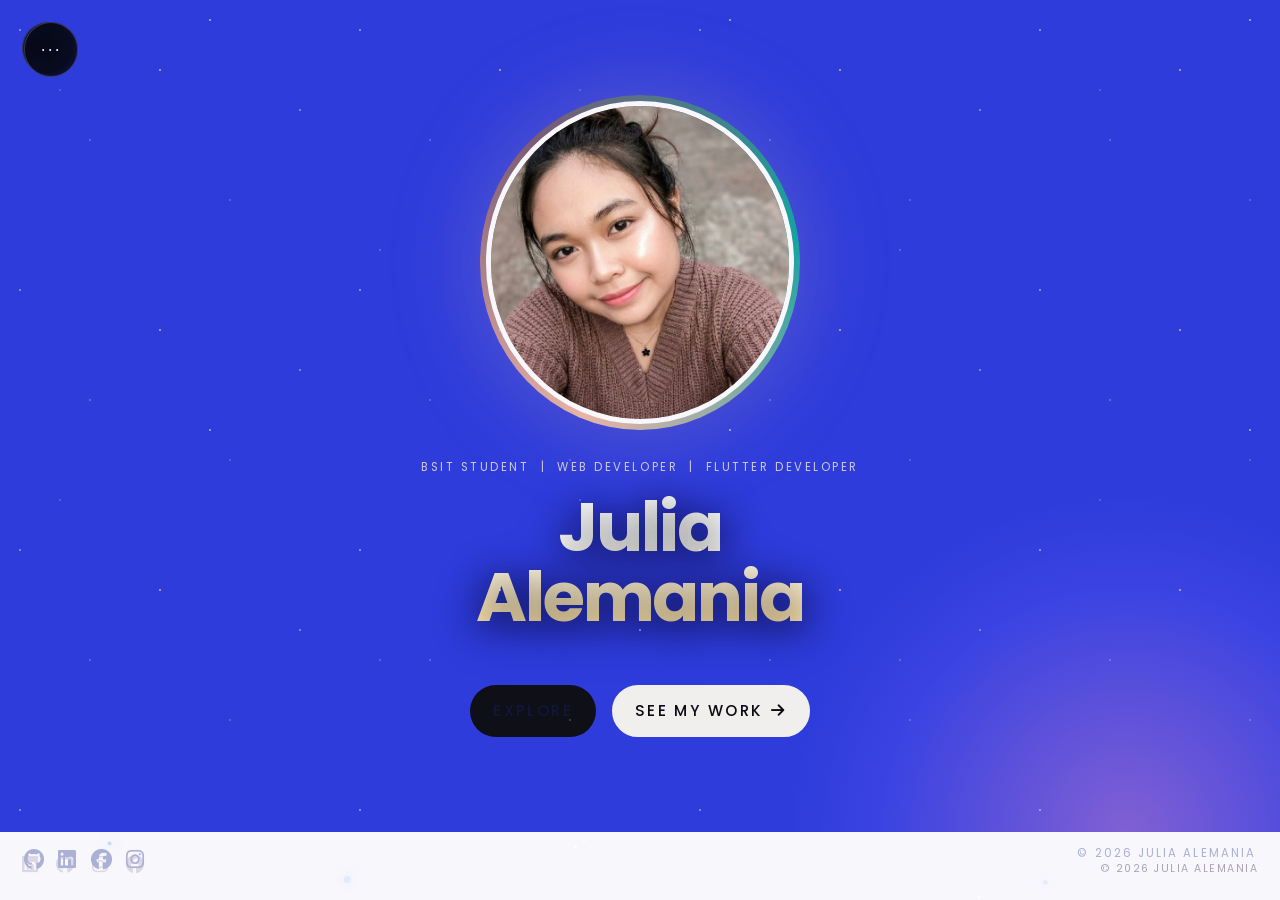
<file: index.html>
﻿<!DOCTYPE html>
<html lang="en">
<head>
<meta charset="UTF-8">
<meta name="viewport" content="width=device-width, initial-scale=1">
<title>Julia Cassandra Alemania - BSIT Student & Web Developer</title>
<meta name="description" content="Portfolio of Julia Cassandra U. Alemania, BS Information Technology student, web and Flutter developer, Dean's Lister.">
<link rel="icon" href="images/favicon.png">
<link rel="preconnect" href="https://fonts.googleapis.com"><link rel="preconnect" href="https://fonts.gstatic.com" crossorigin>
<link rel="stylesheet" href="https://fonts.googleapis.com/css2?family=Gloock&family=Montserrat:wght@400;500;600&display=swap">
<link rel="stylesheet" href="https://cdnjs.cloudflare.com/ajax/libs/font-awesome/6.5.1/css/all.min.css" crossorigin="anonymous">
<style>
:root{--bg:#04050d;--ink:#f4efee;--mute:#a9a3b5;--rose:#e8b4a6;--teal:#14a3a0;--line:rgba(255,255,255,.12);--serif:'Gloock',Georgia,serif;--sans:'Montserrat',system-ui,sans-serif}
*{box-sizing:border-box;margin:0}
html{scroll-behavior:smooth;background:var(--bg)}
body{font-family:var(--sans);color:var(--ink);background:var(--bg);line-height:1.65;overflow-x:hidden}
canvas#sky{position:fixed;inset:0;width:100%;height:100%;z-index:0;pointer-events:none}
.aurora{position:fixed;inset:0;z-index:0;pointer-events:none;overflow:hidden}
.aurora i{position:absolute;top:42%;width:60vw;height:26vh;border-radius:50%;filter:blur(70px);opacity:.5;animation:drift 22s ease-in-out infinite alternate}
.aurora i:nth-child(1){left:-12vw;background:#0f6b66}
.aurora i:nth-child(2){right:-10vw;background:#117f86;top:36%;animation-delay:-8s}
@keyframes drift{to{transform:translate(6vw,-4vh) scale(1.15)}}
main,header,footer{position:relative;z-index:1}
a{color:inherit}
:focus-visible{outline:2px solid var(--rose);outline-offset:3px}

/* hero */
.hero{min-height:100svh;display:flex;flex-direction:column;align-items:center;justify-content:center;text-align:center;padding:90px 20px 80px}
.photo{width:min(320px,70vw);aspect-ratio:1;border-radius:50%;padding:6px;background:conic-gradient(from 200deg,var(--rose),#7b5a74,var(--teal),var(--rose));box-shadow:0 0 90px rgba(232,180,166,.25)}
.photo img{width:100%;height:100%;border-radius:50%;object-fit:cover;object-position:50% 22%;border:5px solid var(--bg);display:block}
.roles{margin-top:28px;font-size:.72rem;letter-spacing:.22em;text-transform:uppercase;color:#cfc8d6}
h1{font-family:var(--serif);font-weight:400;font-size:clamp(3.6rem,11vw,7.6rem);line-height:.92;letter-spacing:-.02em;margin-top:14px;text-shadow:0 6px 40px rgba(0,0,0,.6)}
.cta{display:flex;gap:16px;margin-top:36px;flex-wrap:wrap;justify-content:center}
.btn{font:600 .78rem var(--sans);letter-spacing:.16em;text-transform:uppercase;text-decoration:none;padding:17px 34px;border-radius:99px;border:1px solid var(--line);background:#0e0f17;color:var(--ink);transition:transform .2s,background .2s}
.btn.light{background:#f1eeee;color:#0b0b12;border-color:#f1eeee}
.btn:hover{transform:translateY(-2px)}
.btn.light:hover{background:#fff}

/* chrome */
.menu-btn{position:fixed;top:22px;left:22px;z-index:20;width:52px;height:52px;border-radius:50%;border:1px solid var(--line);background:rgba(14,15,23,.8);color:var(--ink);cursor:pointer;font-size:1rem;backdrop-filter:blur(8px)}
.overlay{position:fixed;inset:0;z-index:15;background:transparent;display:grid;place-content:center;gap:6px;opacity:0;visibility:hidden;transition:opacity .3s,visibility .3s}
.overlay.open{opacity:1;visibility:visible}
.overlay a{font-family:var(--serif);font-size:clamp(2rem,7vw,3.6rem);text-decoration:none;color:var(--ink);padding:4px 0}
.overlay a:hover{color:var(--rose)}
.socials{position:fixed;left:22px;bottom:20px;z-index:10;display:flex;gap:18px;font-size:1.15rem}
.socials a{color:#d7d2dd;opacity:.85}.socials a:hover{color:var(--rose);opacity:1}
.copy{position:fixed;right:22px;bottom:22px;z-index:10;font-size:.66rem;letter-spacing:.14em;text-transform:uppercase;color:var(--mute)}

/* sections */
section.s{max-width:1000px;margin:0 auto;padding:90px 24px}
h2{font-family:var(--serif);font-weight:400;font-size:clamp(2.2rem,5vw,3.4rem);line-height:1.05;margin-bottom:28px}
.lead{font-size:1.1rem;max-width:62ch;color:#e2dde6}
.stats{display:flex;gap:40px;flex-wrap:wrap;margin-top:34px}
.stats b{display:block;font-family:var(--serif);font-weight:400;font-size:2.6rem;line-height:1;color:var(--rose)}
.stats span{font-size:.82rem;color:var(--mute)}
.rows{list-style:none;padding:0;border-top:1px solid var(--line)}
.rows li{display:grid;grid-template-columns:150px 1fr;gap:8px 24px;padding:20px 0;border-bottom:1px solid var(--line)}
.rows time{color:var(--rose);font-size:.85rem;font-weight:500}
.rows strong{font-weight:600}.rows p{color:var(--mute);font-size:.9rem}
.proj{display:grid;gap:22px}
.proj article{border:1px solid var(--line);border-radius:22px;padding:28px;background:rgba(14,15,23,.6);backdrop-filter:blur(6px)}
.proj h3{font-family:var(--serif);font-weight:400;font-size:1.7rem}
.proj .yr{color:var(--rose);font-size:.8rem}
.proj p{color:#d3cdd9;margin:10px 0 14px;max-width:70ch}
.tags{display:flex;flex-wrap:wrap;gap:8px;margin-bottom:16px}
.tags span{font-size:.74rem;padding:4px 12px;border-radius:99px;background:rgba(255,255,255,.07)}
.links a{font-size:.82rem;font-weight:600;margin-right:20px;text-decoration:none;border-bottom:1px solid var(--rose)}
.skills{display:grid;grid-template-columns:repeat(auto-fit,minmax(260px,1fr));gap:34px}
.skills h3{font-size:.95rem;font-weight:600;margin-bottom:8px;color:var(--rose)}
.skills p{color:#d3cdd9;font-size:.95rem}
.contact a.big{font-family:var(--serif);font-size:clamp(1.5rem,4.5vw,2.8rem);text-decoration:none;word-break:break-all}
.contact a.big:hover{color:var(--rose)}
.contact p{color:var(--mute);margin-top:14px}
footer{padding:30px 24px 90px;text-align:center;color:var(--mute);font-size:.8rem}
@media(max-width:640px){.rows li{grid-template-columns:1fr}.copy{display:none}.socials{left:50%;transform:translateX(-50%)}}
@media(prefers-reduced-motion:reduce){.aurora i{animation:none}html{scroll-behavior:auto}}

.overlay{display:flex;flex-direction:column;align-items:center;justify-content:center;text-align:center;gap:clamp(8px,2.2vh,22px);overflow:hidden}
.overlay a{position:relative;z-index:2;display:block;line-height:1;padding:0}
.overlay a span{display:block;font-family:var(--serif);font-size:clamp(2.6rem,8.4vw,5.6rem);letter-spacing:-.01em;transition:transform .3s,color .3s}
.overlay a small{display:block;margin-top:8px;font-size:.66rem;letter-spacing:.2em;text-transform:uppercase;color:var(--mute)}
.overlay a:hover span,.overlay a:focus-visible span{color:var(--rose);transform:scale(1.04)}
.close-btn{position:absolute;top:22px;right:22px;z-index:3;width:52px;height:52px;border-radius:50%;border:1px solid var(--line);background:rgba(14,15,23,.8);color:var(--ink);cursor:pointer;font-size:1.1rem}
.shards{position:absolute;inset:0;z-index:1;pointer-events:none}
.tile{position:absolute;background:url(images/julia.jpg) no-repeat;opacity:0;transform:translate(0,0) rotate(0) scale(.1);transition:transform .9s cubic-bezier(.2,.8,.2,1),opacity .6s;transition-delay:var(--d);animation:bob var(--t) ease-in-out infinite alternate}
.overlay.open .tile{opacity:var(--o);transform:translate(var(--x),var(--y)) rotate(var(--r)) scale(1)}
@keyframes bob{from{translate:0 -10px}to{translate:8px 12px}}
.cur{position:fixed;left:0;top:0;z-index:50;width:34px;height:34px;margin:-17px 0 0 -17px;border:1px solid rgba(255,255,255,.55);border-radius:50%;pointer-events:none;opacity:0;transition:opacity .2s,width .2s,height .2s,margin .2s}
.cur::after{content:"";position:absolute;left:50%;top:50%;width:4px;height:4px;margin:-2px;border-radius:50%;background:#fff}
.cur.on{opacity:1}.cur.big{width:56px;height:56px;margin:-28px 0 0 -28px}
.has-cur,.has-cur a,.has-cur button{cursor:none}
@media(prefers-reduced-motion:reduce){.tile{animation:none;transition:none}}
body.menu-open main{visibility:hidden}.socials,.copy{z-index:16}
</style>
<link rel="stylesheet" href="css/julia-style.css?v=3">
<link rel="stylesheet" href="css/space-theme.css?v=3">
<link rel="stylesheet" href="css/about-plus.css?v=5">
<link rel="stylesheet" href="css/pages.css?v=3">
  <link rel="stylesheet" href="css/orbit-ui.css?v=1">
  <script src="js/orbit-ui.js?v=1" defer></script>
</head>
<body>
<canvas id="sky" aria-hidden="true"></canvas>
<div class="aurora" aria-hidden="true"><i></i><i></i></div>

<button class="menu-btn" id="menuBtn" aria-label="Open menu" aria-expanded="false"><i class="fa-solid fa-ellipsis" aria-hidden="true"></i></button>
<nav class="overlay" id="overlay" aria-label="Main" aria-hidden="true">
  <div class="shards" id="shards" aria-hidden="true"></div>
  <button class="close-btn" id="closeBtn" type="button" aria-label="Close menu"><i class="fa-solid fa-xmark" aria-hidden="true"></i></button>
  <a href="about.html"><span>About Me</span><small>Who I am and how I work</small></a>
  <a href="experience.html"><span>Experience</span><small>Training, events and milestones</small></a>
  <a href="projects.html"><span>Projects</span><small>Things I've designed and built</small></a>
  <a href="contact.html"><span>Contact Me</span><small>Got a project in mind? Say hello</small></a>
  <a href="links.html"><span>Quick Links</span><small>All my links and channels in one place</small></a>
</nav>

<main id="top">
  <section class="hero">
    <div class="photo"><img src="images/julia.jpg" alt="Portrait of Julia Cassandra Alemania" width="700" height="700"></div>
    <p class="roles">BSIT Student &nbsp;|&nbsp; Web Developer &nbsp;|&nbsp; Flutter Developer</p>
    <h1>Julia<br>Alemania</h1>
    <div class="cta"><button class="btn" type="button" id="exploreBtn">Explore</button><a class="btn light" href="projects.html">See my work <i class="fa-solid fa-arrow-right" aria-hidden="true"></i></a></div>
  </section>

</main>

<div class="socials">
  <a href="https://www.linkedin.com/in/julia-cassandra-alemania-911831444" target="_blank" rel="noopener" aria-label="LinkedIn"><i class="fa-brands fa-linkedin"></i></a>
  <a href="https://github.com/lcct-24-13115" target="_blank" rel="noopener" aria-label="GitHub"><i class="fa-brands fa-github"></i></a>
  <a href="https://www.instagram.com/makethoiu_" target="_blank" rel="noopener" aria-label="Instagram"><i class="fa-brands fa-instagram"></i></a>
  <a href="https://www.facebook.com/JCUA24" target="_blank" rel="noopener" aria-label="Facebook"><i class="fa-brands fa-facebook"></i></a>
</div>
<div class="cur" id="cur" aria-hidden="true"></div>
<div class="copy">&copy; 2026 Julia Alemania</div>

<script>
const btn=document.getElementById('menuBtn'),ov=document.getElementById('overlay');
function setMenu(o){document.body.classList.toggle('menu-open',o);ov.classList.toggle('open',o);ov.setAttribute('aria-hidden',!o);btn.setAttribute('aria-expanded',o);if(o)document.getElementById('closeBtn').focus()}
btn.onclick=()=>setMenu(!ov.classList.contains('open'));
document.getElementById('exploreBtn').onclick=()=>setMenu(true);
document.getElementById('closeBtn').onclick=()=>setMenu(false);
ov.querySelectorAll('a').forEach(a=>a.onclick=()=>setMenu(false));
addEventListener('keydown',e=>{if(e.key==='Escape')setMenu(false)});

/* floating photo pieces behind the menu */
const sh=document.getElementById('shards');
for(let i=0;i<26;i++){const t=document.createElement('i'),s=60+Math.random()*90,a=Math.random()*6.28,r=Math.random()*230+30;
t.className='tile';t.style.cssText=`left:50%;top:46%;width:${s}px;height:${s}px;background-size:${300+Math.random()*300}%;background-position:${Math.random()*100}% ${Math.random()*80}%;--x:${Math.cos(a)*r*1.35-s/2}px;--y:${Math.sin(a)*r*1.5-s/2}px;--r:${Math.random()*180-90}deg;--o:${.1+Math.random()*.2};--d:${(i*.025).toFixed(2)}s;--t:${6+Math.random()*6}s`;sh.appendChild(t)}

/* cursor ring */
if(matchMedia('(pointer:fine)').matches){const cur=document.getElementById('cur');let mx=0,my=0,cx=0,cy=0;
addEventListener('mousemove',e=>{mx=e.clientX;my=e.clientY;cur.classList.add('on');document.body.classList.add('has-cur');cur.classList.toggle('big',!!e.target.closest('a,button'))});
document.addEventListener('mouseleave',()=>cur.classList.remove('on'));
(function f(){cx+=(mx-cx)*.18;cy+=(my-cy)*.18;cur.style.transform=`translate(${cx}px,${cy}px)`;requestAnimationFrame(f)})()}

const c=document.getElementById('sky'),x=c.getContext('2d');let W,H,stars=[];
const still=matchMedia('(prefers-reduced-motion:reduce)').matches;
function size(){W=c.width=innerWidth;H=c.height=innerHeight;stars=Array.from({length:Math.round(W*H/9000)},()=>({x:Math.random()*W,y:Math.random()*H,r:Math.random()*1.6+.3,p:Math.random()*6.28,s:Math.random()*.02+.005,g:Math.random()<.08}))}
function draw(){x.clearRect(0,0,W,H);for(const s of stars){s.p+=s.s;const a=.45+.55*Math.sin(s.p);x.globalAlpha=a;x.fillStyle=s.g?'#bcd6ff':'#fff';if(s.g){x.shadowColor='#9cc4ff';x.shadowBlur=14}else x.shadowBlur=0;x.beginPath();x.arc(s.x,s.y,s.g?s.r+1.6:s.r,0,6.28);x.fill()}x.globalAlpha=1;if(!still)requestAnimationFrame(draw)}
addEventListener('resize',size);size();draw();
</script>
</body>
</html>
</file>
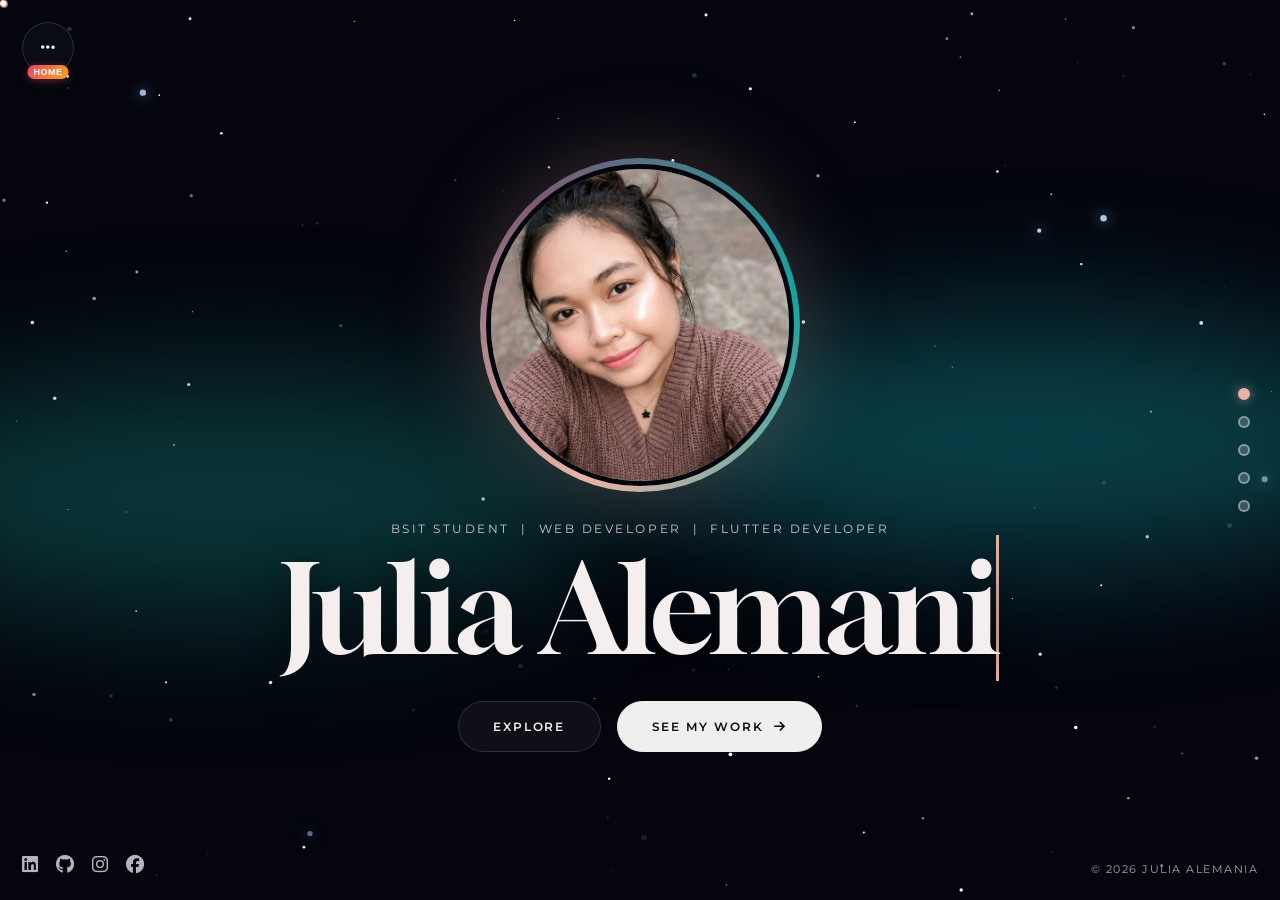
<file: final_project_portfolio-main/index.html>
<!DOCTYPE html>
<html lang="en">
<head>
<meta charset="UTF-8">
<meta name="viewport" content="width=device-width, initial-scale=1">
<title>Julia Cassandra Alemania - BSIT Student & Web Developer</title>
<meta name="description" content="Portfolio of Julia Cassandra U. Alemania, BS Information Technology student, web and Flutter developer, Dean's Lister.">
<link rel="icon" href="images/favicon.png">
<link rel="preconnect" href="https://fonts.googleapis.com"><link rel="preconnect" href="https://fonts.gstatic.com" crossorigin>
<link rel="stylesheet" href="https://fonts.googleapis.com/css2?family=Gloock&family=Montserrat:wght@400;500;600&display=swap">
<link rel="stylesheet" href="https://cdnjs.cloudflare.com/ajax/libs/font-awesome/6.5.1/css/all.min.css" crossorigin="anonymous">
<link rel="stylesheet" href="css/design-a-base.css?v=1">
<link rel="stylesheet" href="css/design-a-enhancements.css?v=1">
<link rel="stylesheet" href="css/design-a-interaction.css?v=1">
<style>
/* Home-specific hero */
.hero{min-height:100svh;display:flex;flex-direction:column;align-items:center;justify-content:center;text-align:center;padding:90px 20px 80px}
.photo{width:min(320px,70vw);aspect-ratio:1;border-radius:50%;padding:6px;background:conic-gradient(from 200deg,var(--rose),#7b5a74,var(--teal),var(--rose));box-shadow:0 0 90px rgba(232,180,166,.25)}
.photo img{width:100%;height:100%;border-radius:50%;object-fit:cover;object-position:50% 22%;border:5px solid var(--bg);display:block}
.roles{margin-top:28px;font-size:.72rem;letter-spacing:.22em;text-transform:uppercase;color:#cfc8d6}
.hero h1{font-family:var(--serif);font-weight:400;font-size:clamp(3.6rem,11vw,7.6rem);line-height:.92;letter-spacing:-.02em;margin-top:14px;text-shadow:0 6px 40px rgba(0,0,0,.6)}
.cta{display:flex;gap:16px;margin-top:36px;flex-wrap:wrap;justify-content:center}
</style>
<script src="js/design-a-common.js?v=1" defer></script>
<script src="js/design-a-enhancements.js?v=1" defer></script>
<script src="js/design-a-interaction.js?v=1" defer></script>
</head>
<body>
<canvas id="sky" aria-hidden="true"></canvas>
<div class="aurora" aria-hidden="true"><i></i><i></i></div>

<button class="menu-btn" id="menuBtn" aria-label="Open menu" aria-expanded="false"><i class="fa-solid fa-ellipsis" aria-hidden="true"></i></button>
<nav class="overlay" id="overlay" aria-label="Main" aria-hidden="true">
  <div class="shards" id="shards" aria-hidden="true"></div>
  <button class="close-btn" id="closeBtn" type="button" aria-label="Close menu"><i class="fa-solid fa-xmark" aria-hidden="true"></i></button>
  <a href="about.html"><span>About Me</span><small>Who I am and how I work</small></a>
  <a href="experience.html"><span>Experience</span><small>Training, events and milestones</small></a>
  <a href="projects.html"><span>Projects</span><small>Things I've designed and built</small></a>
  <a href="contact.html"><span>Contact Me</span><small>Got a project in mind? Say hello</small></a>
  <a href="links.html"><span>Quick Links</span><small>All my links and channels in one place</small></a>
</nav>

<main>
  <section class="hero">
    <div class="photo"><img src="images/julia.jpg" alt="Portrait of Julia Cassandra Alemania" width="700" height="700"></div>
    <p class="roles">BSIT Student &nbsp;|&nbsp; Web Developer &nbsp;|&nbsp; Flutter Developer</p>
    <h1>Julia<br>Alemania</h1>
    <div class="cta"><a class="btn" href="about.html">Explore</a><a class="btn light" href="projects.html">See my work <i class="fa-solid fa-arrow-right" aria-hidden="true"></i></a></div>
  </section>
</main>

<div class="socials">
  <a href="https://www.linkedin.com/in/julia-cassandra-alemania-911831444" target="_blank" rel="noopener" aria-label="LinkedIn"><i class="fa-brands fa-linkedin"></i></a>
  <a href="https://github.com/lcct-24-13115" target="_blank" rel="noopener" aria-label="GitHub"><i class="fa-brands fa-github"></i></a>
  <a href="https://www.instagram.com/makethoiu_" target="_blank" rel="noopener" aria-label="Instagram"><i class="fa-brands fa-instagram"></i></a>
  <a href="https://www.facebook.com/JCUA24" target="_blank" rel="noopener" aria-label="Facebook"><i class="fa-brands fa-facebook"></i></a>
</div>
<div class="cur" id="cur" aria-hidden="true"></div>
<div class="copy">&copy; 2026 Julia Alemania</div>
</body>
</html>
</file>
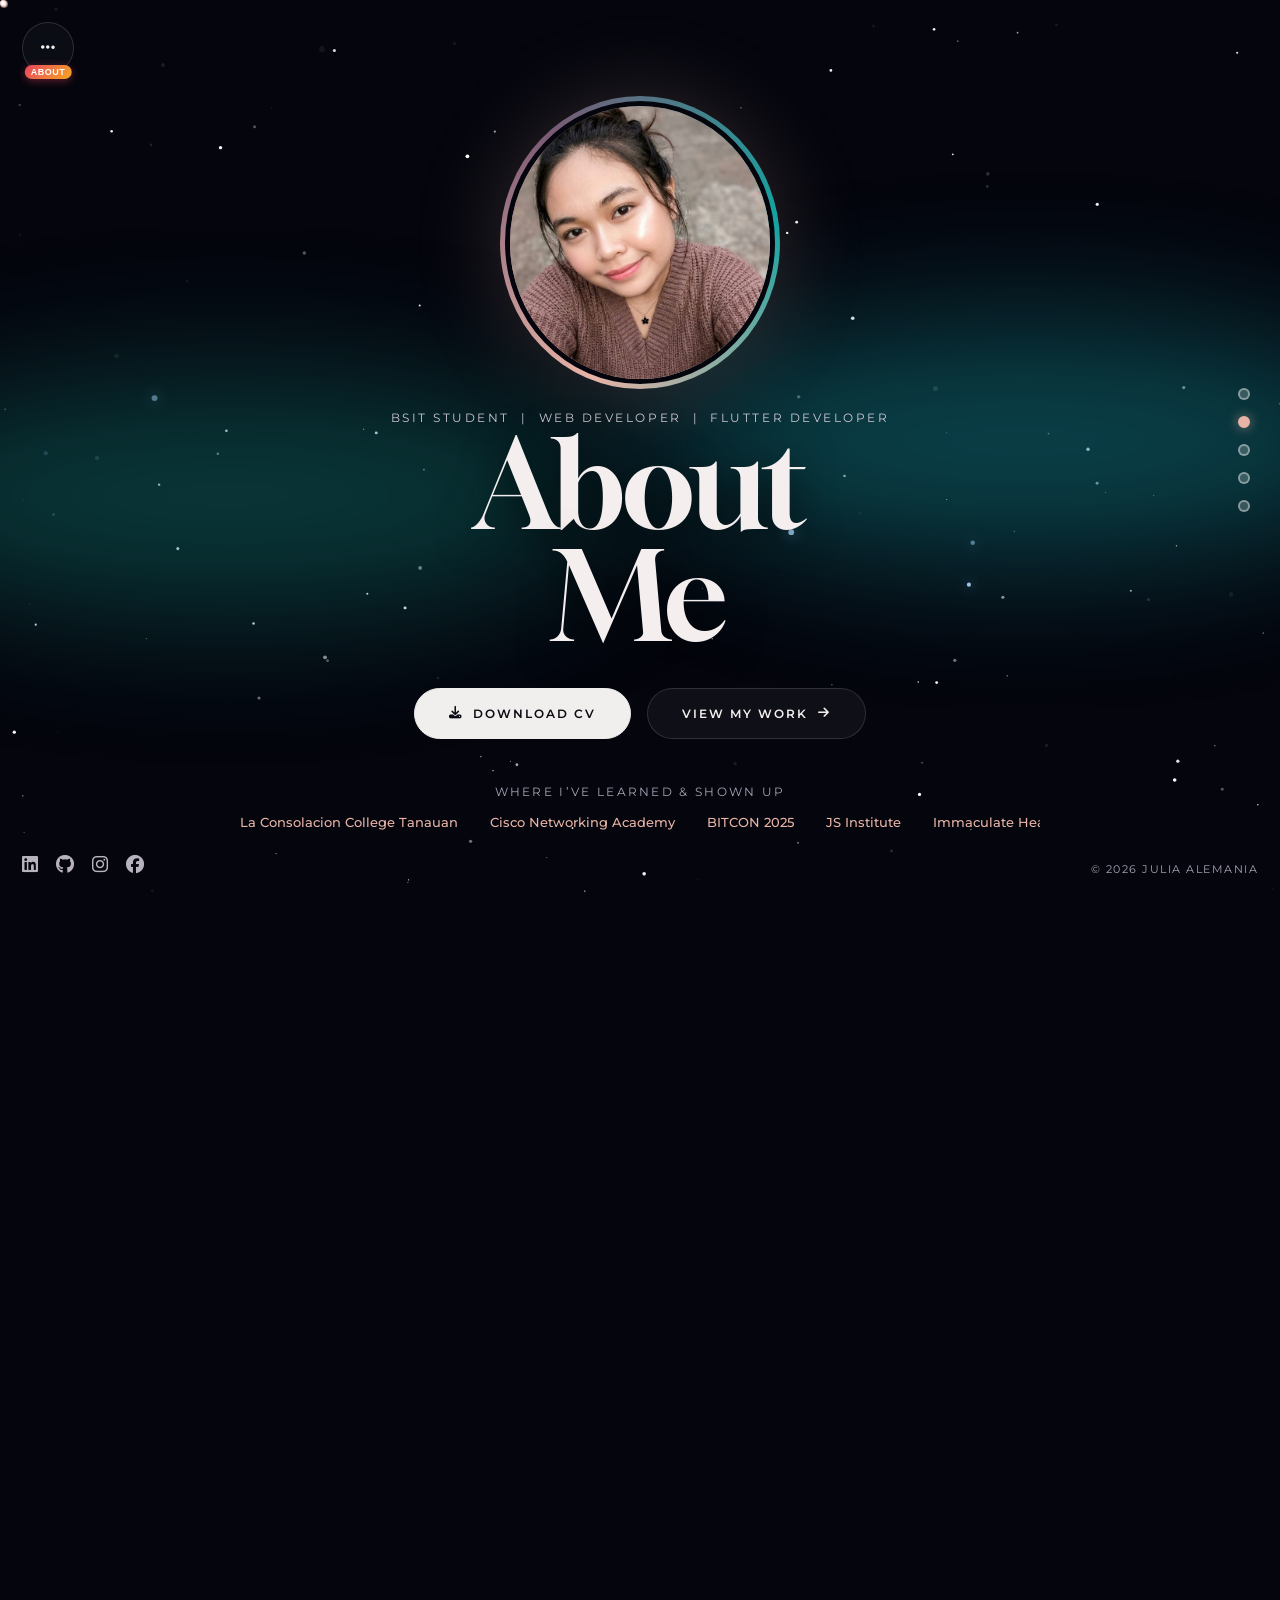
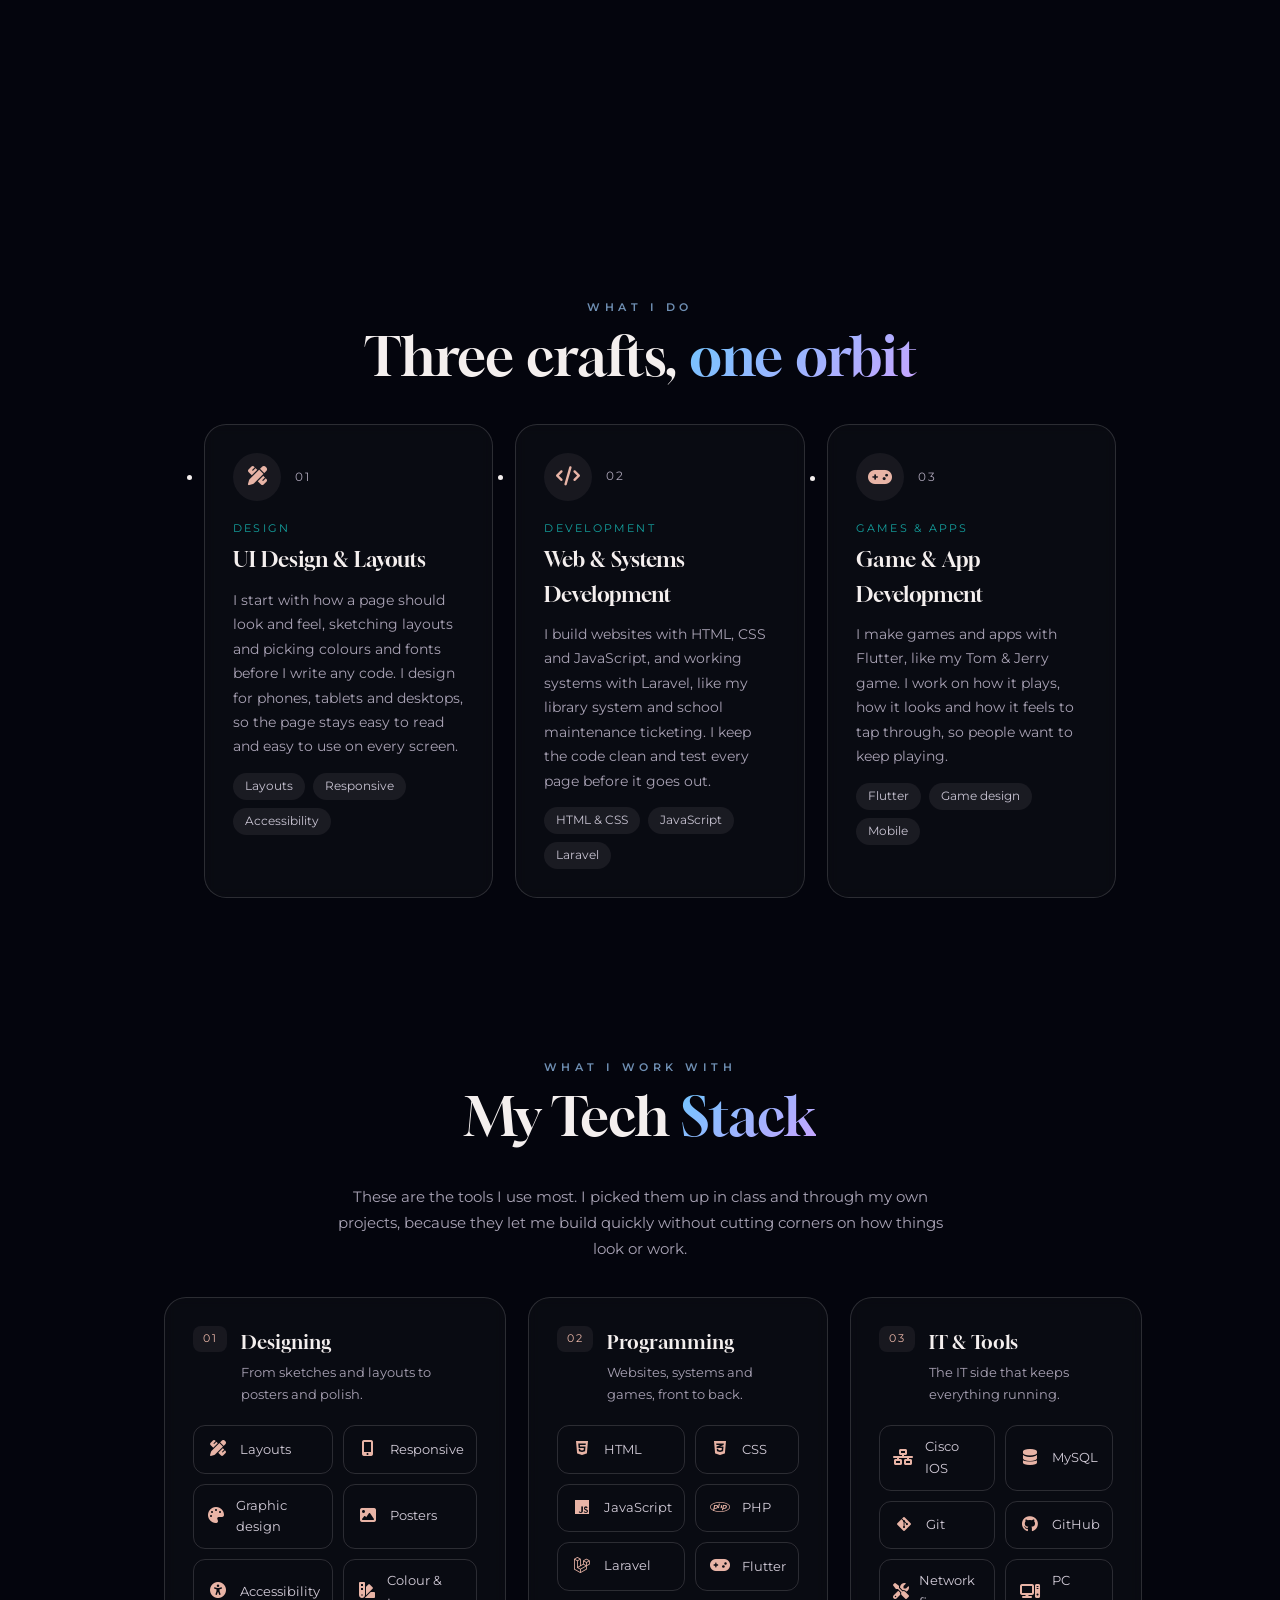
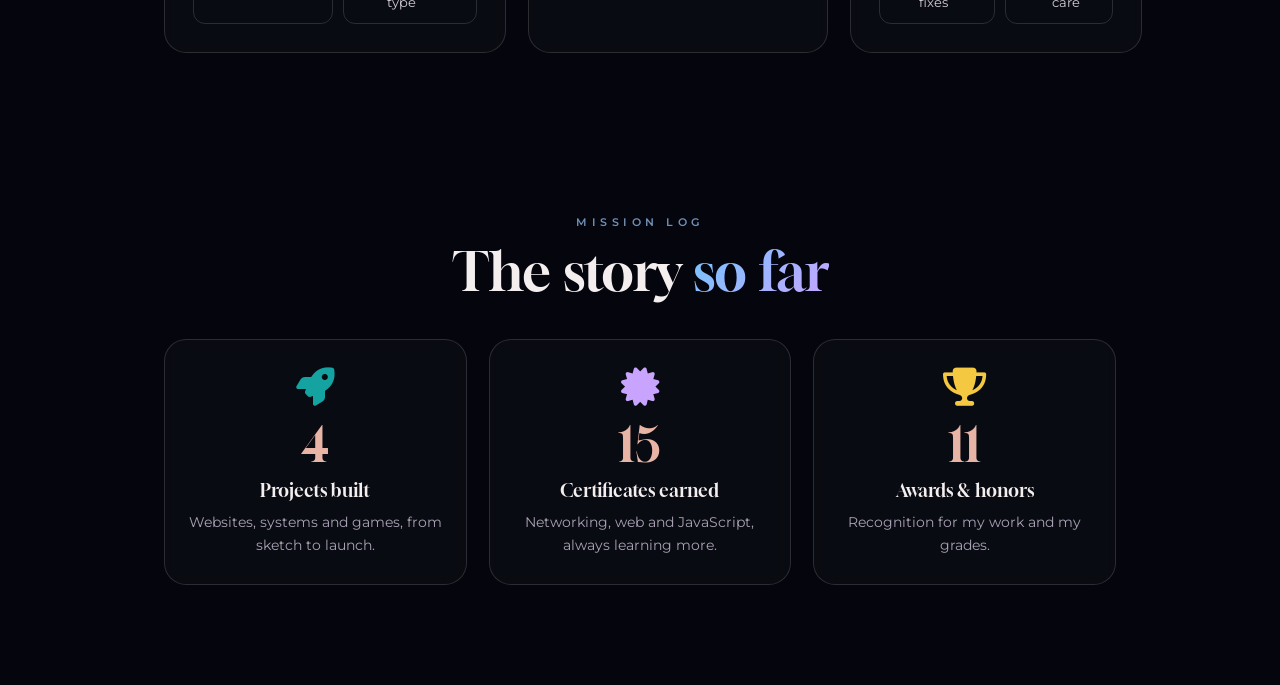
<file: about.html>
<!DOCTYPE html>
<html lang="en">
<head>
<meta charset="UTF-8">
<meta name="viewport" content="width=device-width, initial-scale=1">
<title>About Me | Julia Cassandra Alemania</title>
<meta name="description" content="About Julia Cassandra U. Alemania, a BS Information Technology student, web developer, and Dean's Lister.">
<link rel="icon" href="images/favicon.png">
<link rel="preconnect" href="https://fonts.googleapis.com"><link rel="preconnect" href="https://fonts.gstatic.com" crossorigin>
<link rel="stylesheet" href="https://fonts.googleapis.com/css2?family=Gloock&family=Montserrat:wght@400;500;600;800&display=swap">
<link rel="stylesheet" href="https://cdnjs.cloudflare.com/ajax/libs/font-awesome/6.5.1/css/all.min.css" crossorigin="anonymous">
<link rel="stylesheet" href="css/design-a-base.css?v=1">
<link rel="stylesheet" href="css/design-a-about.css?v=1">
<link rel="stylesheet" href="css/design-a-enhancements.css?v=1">
<link rel="stylesheet" href="css/design-a-interaction.css?v=1">
<script src="js/design-a-common.js?v=1" defer></script>
<script src="js/design-a-enhancements.js?v=1" defer></script>
<script src="js/design-a-interaction.js?v=1" defer></script>
</head>
<body>
<canvas id="sky" aria-hidden="true"></canvas>
<div class="aurora" aria-hidden="true"><i></i><i></i></div>

<button class="menu-btn" id="menuBtn" aria-label="Open menu" aria-expanded="false"><i class="fa-solid fa-ellipsis" aria-hidden="true"></i></button>
<nav class="overlay" id="overlay" aria-label="Main" aria-hidden="true">
  <div class="shards" id="shards" aria-hidden="true"></div>
  <button class="close-btn" id="closeBtn" type="button" aria-label="Close menu"><i class="fa-solid fa-xmark" aria-hidden="true"></i></button>
  <a href="about.html"><span>About Me</span><small>Who I am and how I work</small></a>
  <a href="experience.html"><span>Experience</span><small>Training, events and milestones</small></a>
  <a href="projects.html"><span>Projects</span><small>Things I've designed and built</small></a>
  <a href="contact.html"><span>Contact Me</span><small>Got a project in mind? Say hello</small></a>
  <a href="links.html"><span>Quick Links</span><small>All my links and channels in one place</small></a>
</nav>

<main>
  <!-- ===== Hero ===== -->
  <section class="about-hero">
    <div class="photo-circle" style="width:min(280px,60vw)"><img src="images/julia.jpg" alt="Portrait of Julia Cassandra Alemania" width="700" height="700"></div>
    <p class="roles">BSIT Student &nbsp;|&nbsp; Web Developer &nbsp;|&nbsp; Flutter Developer</p>
    <h1>About<br>Me</h1>
    <div class="cta">
      <a class="btn light" href="docs/Julia_Alemania_CV.pdf" download><i class="fa-solid fa-download" aria-hidden="true"></i> Download CV</a>
      <a class="btn" href="projects.html">View my work <i class="fa-solid fa-arrow-right" aria-hidden="true"></i></a>
    </div>
    <div class="marquee" aria-label="Schools and programs I have learned from">
      <p>Where I&rsquo;ve learned &amp; shown up</p>
      <div class="marquee-track">
        <span>La Consolacion College Tanauan</span><span>Cisco Networking Academy</span><span>BITCON 2025</span><span>JS Institute</span><span>Immaculate Heart of Mary College</span>
        <span aria-hidden="true">La Consolacion College Tanauan</span><span aria-hidden="true">Cisco Networking Academy</span><span aria-hidden="true">BITCON 2025</span><span aria-hidden="true">JS Institute</span><span aria-hidden="true">Immaculate Heart of Mary College</span>
      </div>
    </div>
  </section>

  <!-- ===== Crew pass + story timeline ===== -->
  <section class="sec reveal">
    <div class="crew">
      <div class="pass-wrap">
        <span class="lanyard" aria-hidden="true"></span>
        <div class="crew-pass">
          <div class="pass-slot" aria-hidden="true"></div>
          <div class="pass-top">
            <span class="chip" aria-hidden="true"></span>
            <div><small>CREW PASS</small><br><code>No. JA-0924</code></div>
          </div>
          <p class="pass-hello">&gt; hello, world</p>
          <p class="pass-hi">Hi &#128075;, I&rsquo;m</p>
          <p class="pass-name">Julia<br>Alemania</p>
          <p class="pass-role">I&rsquo;M A <b>Web Developer</b></p>
          <ul class="pass-tiles">
            <li><small>Based in</small><strong>Tanauan City, PH</strong></li>
            <li><small>Studying</small><strong>BS Information Technology</strong></li>
            <li><small>Honor</small><strong>Dean&rsquo;s Lister 2025</strong></li>
          </ul>
          <div class="pass-foot">&#10003; VERIFIED</div>
        </div>
      </div>

      <ol class="tl">
        <li>
          <span class="tl-n" aria-hidden="true">01</span>
          <h4>The Work</h4>
          <p>I&rsquo;m a BSIT student at La Consolacion College Tanauan, building <em>websites</em>, <em>Laravel systems</em> and <em>Flutter games</em>. I like working where design and code meet: sketching how something should look, building it, then testing it until people can actually click, play and enjoy it. I care about it looking good, and just as much about it working properly.</p>
        </li>
        <li>
          <span class="tl-n" aria-hidden="true">02</span>
          <h4>The Approach</h4>
          <p>When I start a project, I think about the people who will use it and what gets in their way. That&rsquo;s how my <em>library</em> and <em>maintenance ticketing</em> systems took shape. Because I build what I design, I can take a layout and turn it into a <em>fast, working</em> site or app, keep the code clean, and test it on phones, tablets and desktops.</p>
        </li>
        <li>
          <span class="tl-n" aria-hidden="true">03</span>
          <h4>The Curiosity</h4>
          <p>I keep learning outside class too: <em>Cisco networking</em>, HTML and JavaScript Essentials, and events like <em>BITCON 2025</em>. I enjoy game development, accessibility and interactive design. Whether I&rsquo;m building a browser game, working with classmates, or taking a project from first idea to launch, I try to keep the process simple and the result focused on the people using it.</p>
        </li>
      </ol>
    </div>
  </section>

  <!-- ===== Three crafts ===== -->
  <section class="sec reveal">
    <div class="sec-head">
      <p class="eyebrow">What I do</p>
      <h2>Three crafts, <span>one orbit</span></h2>
    </div>
    <ul class="crafts">
      <li class="craft reveal">
        <div class="craft-top">
          <span class="orb"><i class="fa-solid fa-pen-ruler"></i></span>
          <span class="craft-num">01</span>
        </div>
        <p class="craft-kicker">Design</p>
        <h4>UI Design &amp; Layouts</h4>
        <p class="craft-text">I start with how a page should look and feel, sketching layouts and picking colours and fonts before I write any code. I design for phones, tablets and desktops, so the page stays easy to read and easy to use on every screen.</p>
        <ul class="craft-chips"><li>Layouts</li><li>Responsive</li><li>Accessibility</li></ul>
      </li>
      <li class="craft reveal">
        <div class="craft-top">
          <span class="orb"><i class="fa-solid fa-code"></i></span>
          <span class="craft-num">02</span>
        </div>
        <p class="craft-kicker">Development</p>
        <h4>Web &amp; Systems Development</h4>
        <p class="craft-text">I build websites with HTML, CSS and JavaScript, and working systems with Laravel, like my library system and school maintenance ticketing. I keep the code clean and test every page before it goes out.</p>
        <ul class="craft-chips"><li>HTML &amp; CSS</li><li>JavaScript</li><li>Laravel</li></ul>
      </li>
      <li class="craft reveal">
        <div class="craft-top">
          <span class="orb"><i class="fa-solid fa-gamepad"></i></span>
          <span class="craft-num">03</span>
        </div>
        <p class="craft-kicker">Games &amp; Apps</p>
        <h4>Game &amp; App Development</h4>
        <p class="craft-text">I make games and apps with Flutter, like my Tom &amp; Jerry game. I work on how it plays, how it looks and how it feels to tap through, so people want to keep playing.</p>
        <ul class="craft-chips"><li>Flutter</li><li>Game design</li><li>Mobile</li></ul>
      </li>
    </ul>
  </section>

  <!-- ===== Tech stack ===== -->
  <section class="sec reveal">
    <div class="sec-head">
      <p class="eyebrow">What I work with</p>
      <h2>My Tech <span>Stack</span></h2>
    </div>
    <p class="stack-intro">These are the tools I use most. I picked them up in class and through my own projects, because they let me build quickly without cutting corners on how things look or work.</p>
    <div class="stack-grid">
      <article class="stack-card reveal-scale">
        <header>
          <span class="stack-badge">01</span>
          <div><h3>Designing</h3><p>From sketches and layouts to posters and polish.</p></div>
        </header>
        <ul class="stack-tiles">
          <li><span class="tile-ico"><i class="fa-solid fa-pen-ruler"></i></span>Layouts</li>
          <li><span class="tile-ico"><i class="fa-solid fa-mobile-screen-button"></i></span>Responsive</li>
          <li><span class="tile-ico"><i class="fa-solid fa-palette"></i></span>Graphic design</li>
          <li><span class="tile-ico"><i class="fa-solid fa-image"></i></span>Posters</li>
          <li><span class="tile-ico"><i class="fa-solid fa-universal-access"></i></span>Accessibility</li>
          <li><span class="tile-ico"><i class="fa-solid fa-swatchbook"></i></span>Colour &amp; type</li>
        </ul>
      </article>
      <article class="stack-card reveal-scale">
        <header>
          <span class="stack-badge">02</span>
          <div><h3>Programming</h3><p>Websites, systems and games, front to back.</p></div>
        </header>
        <ul class="stack-tiles">
          <li><span class="tile-ico"><i class="fa-brands fa-html5"></i></span>HTML</li>
          <li><span class="tile-ico"><i class="fa-brands fa-css3-alt"></i></span>CSS</li>
          <li><span class="tile-ico"><i class="fa-brands fa-js"></i></span>JavaScript</li>
          <li><span class="tile-ico"><i class="fa-brands fa-php"></i></span>PHP</li>
          <li><span class="tile-ico"><i class="fa-brands fa-laravel"></i></span>Laravel</li>
          <li><span class="tile-ico"><i class="fa-solid fa-gamepad"></i></span>Flutter</li>
        </ul>
      </article>
      <article class="stack-card reveal-scale">
        <header>
          <span class="stack-badge">03</span>
          <div><h3>IT &amp; Tools</h3><p>The IT side that keeps everything running.</p></div>
        </header>
        <ul class="stack-tiles">
          <li><span class="tile-ico"><i class="fa-solid fa-network-wired"></i></span>Cisco IOS</li>
          <li><span class="tile-ico"><i class="fa-solid fa-database"></i></span>MySQL</li>
          <li><span class="tile-ico"><i class="fa-brands fa-git-alt"></i></span>Git</li>
          <li><span class="tile-ico"><i class="fa-brands fa-github"></i></span>GitHub</li>
          <li><span class="tile-ico"><i class="fa-solid fa-screwdriver-wrench"></i></span>Network fixes</li>
          <li><span class="tile-ico"><i class="fa-solid fa-computer"></i></span>PC care</li>
        </ul>
      </article>
    </div>
  </section>

  <!-- ===== Mission log / Stats ===== -->
  <section class="sec" style="padding-bottom:100px">
    <div class="sec-head">
      <p class="eyebrow">Mission log</p>
      <h2>The story <span>so far</span></h2>
    </div>
    <ul class="m-stats reveal">
      <li>
        <i class="fa-solid fa-rocket" style="font-size:2.4rem;color:var(--teal);margin-bottom:14px"></i>
        <strong>4</strong>
        <h4>Projects built</h4>
        <p>Websites, systems and games, from sketch to launch.</p>
      </li>
      <li>
        <i class="fa-solid fa-certificate" style="font-size:2.4rem;color:var(--violet);margin-bottom:14px"></i>
        <strong>15</strong>
        <h4>Certificates earned</h4>
        <p>Networking, web and JavaScript, always learning more.</p>
      </li>
      <li>
        <i class="fa-solid fa-trophy" style="font-size:2.4rem;color:var(--amber);margin-bottom:14px"></i>
        <strong>11</strong>
        <h4>Awards &amp; honors</h4>
        <p>Recognition for my work and my grades.</p>
      </li>
    </ul>
  </section>
</main>

<div class="socials">
  <a href="https://www.linkedin.com/in/julia-cassandra-alemania-911831444" target="_blank" rel="noopener" aria-label="LinkedIn"><i class="fa-brands fa-linkedin"></i></a>
  <a href="https://github.com/lcct-24-13115" target="_blank" rel="noopener" aria-label="GitHub"><i class="fa-brands fa-github"></i></a>
  <a href="https://www.instagram.com/makethoiu_" target="_blank" rel="noopener" aria-label="Instagram"><i class="fa-brands fa-instagram"></i></a>
  <a href="https://www.facebook.com/JCUA24" target="_blank" rel="noopener" aria-label="Facebook"><i class="fa-brands fa-facebook"></i></a>
</div>
<div class="cur" id="cur" aria-hidden="true"></div>
<div class="copy">&copy; 2026 Julia Alemania</div>
</body>
</html>
</file>
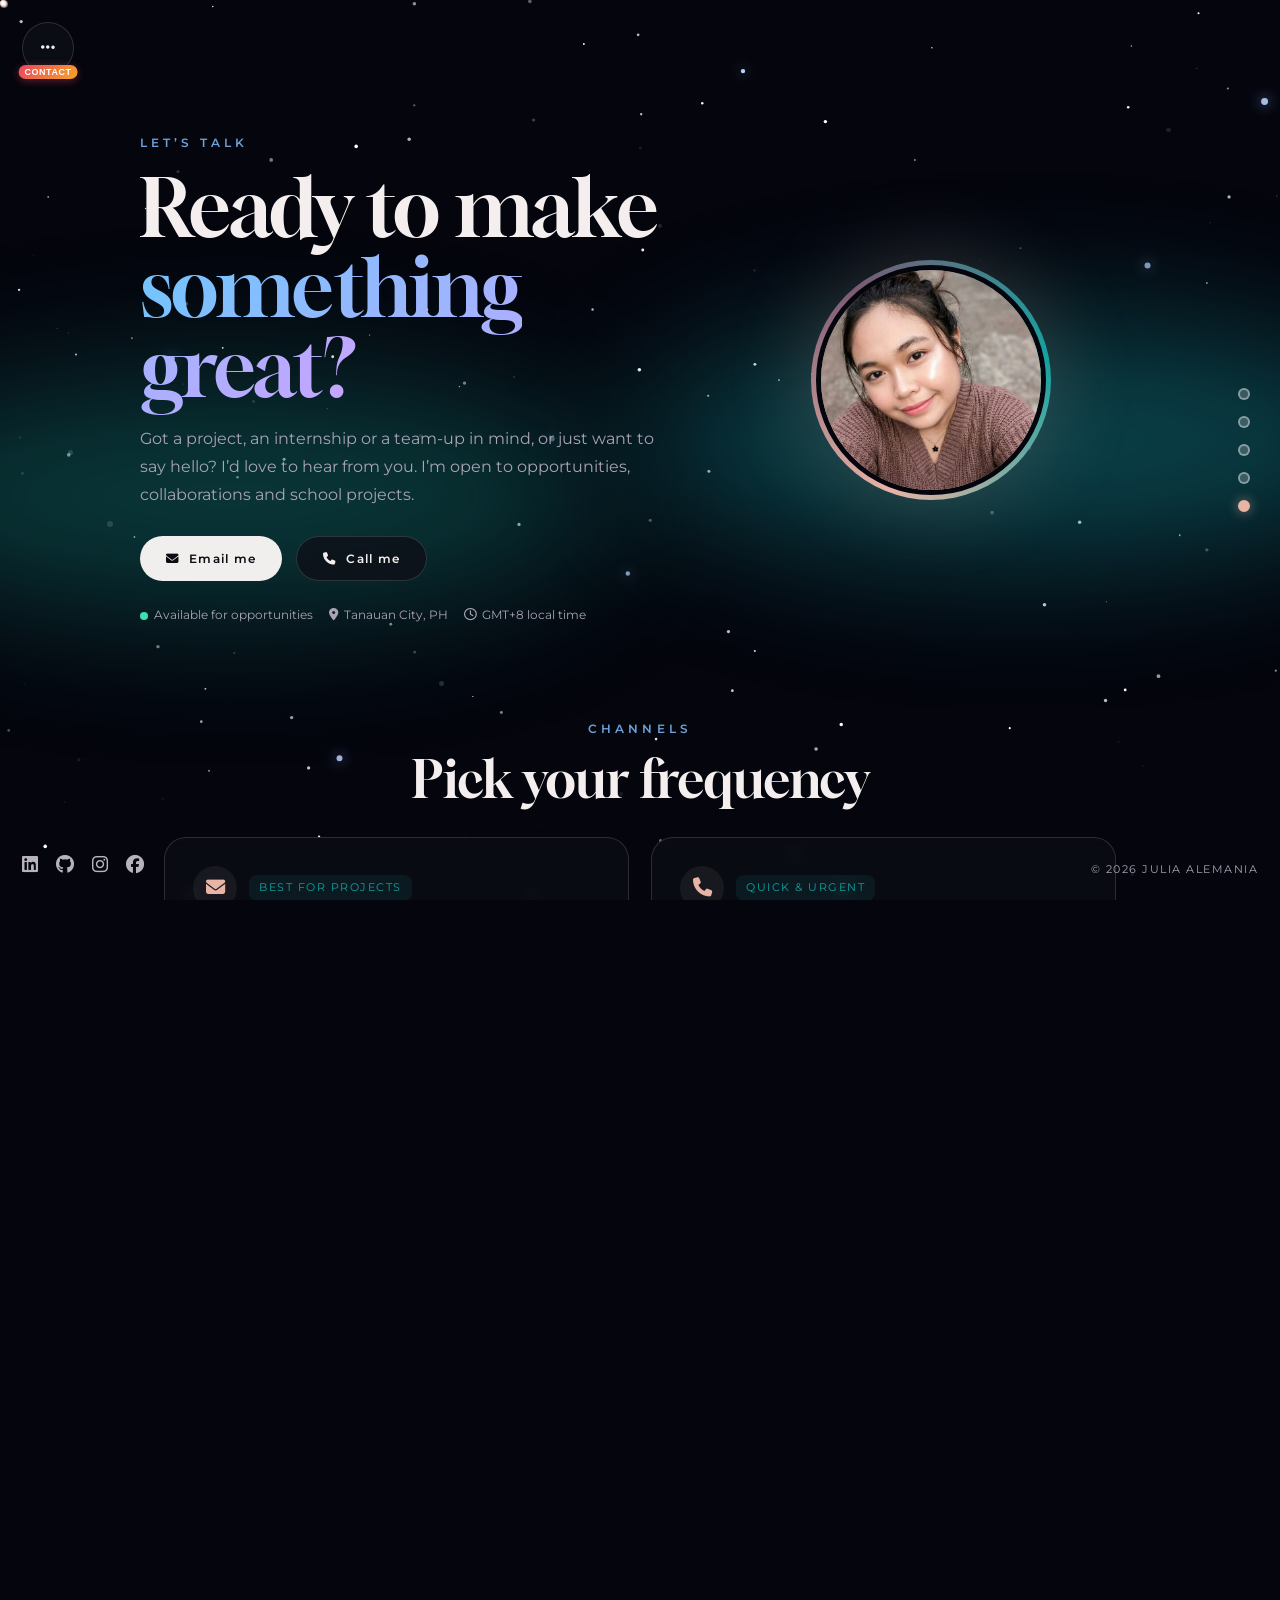
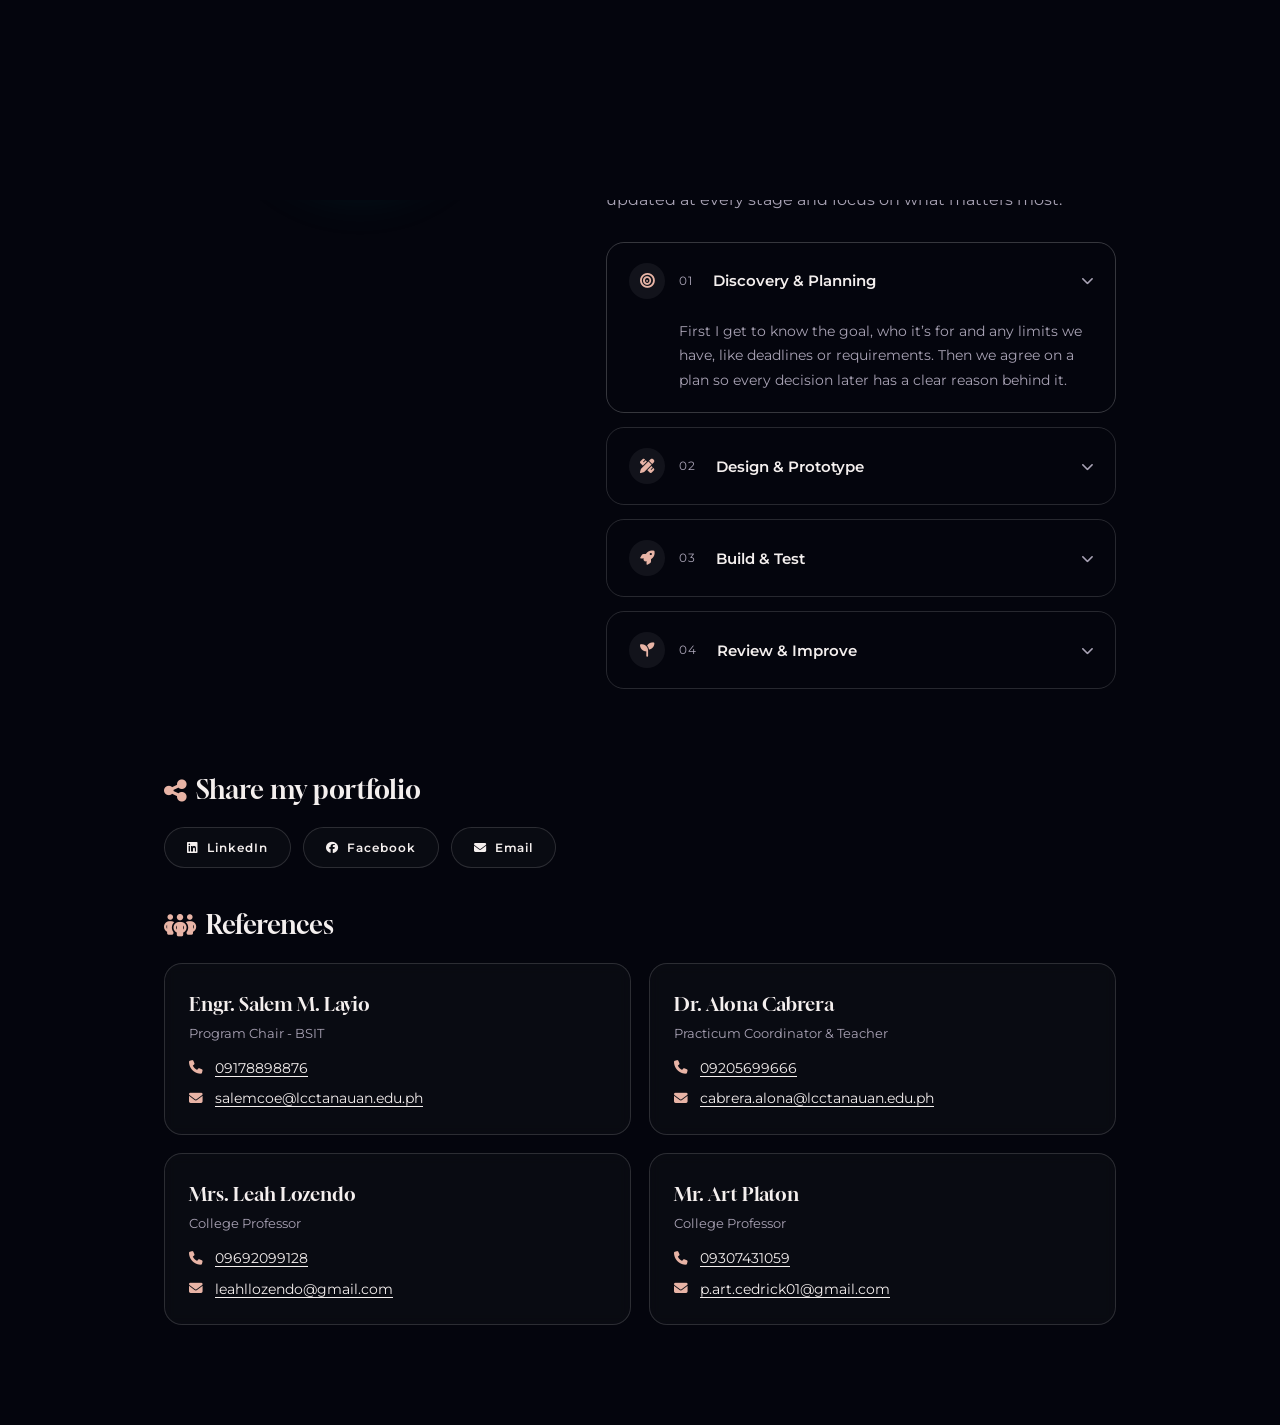
<file: contact.html>
<!DOCTYPE html>
<html lang="en">
<head>
<meta charset="UTF-8">
<meta name="viewport" content="width=device-width, initial-scale=1">
<title>Contact | Julia Cassandra Alemania</title>
<meta name="description" content="Get in touch with Julia Cassandra U. Alemania for projects, internships and collaborations.">
<link rel="icon" href="images/favicon.png">
<link rel="preconnect" href="https://fonts.googleapis.com"><link rel="preconnect" href="https://fonts.gstatic.com" crossorigin>
<link rel="stylesheet" href="https://fonts.googleapis.com/css2?family=Gloock&family=Montserrat:wght@400;500;600;800&display=swap">
<link rel="stylesheet" href="https://cdnjs.cloudflare.com/ajax/libs/font-awesome/6.5.1/css/all.min.css" crossorigin="anonymous">
<link rel="stylesheet" href="css/design-a-base.css?v=1">
<link rel="stylesheet" href="css/design-a-contact.css?v=1">
<link rel="stylesheet" href="css/design-a-enhancements.css?v=1">
<link rel="stylesheet" href="css/design-a-interaction.css?v=1">
<script src="js/design-a-common.js?v=1" defer></script>
<script src="js/design-a-enhancements.js?v=1" defer></script>
<script src="js/design-a-interaction.js?v=1" defer></script>
</head>
<body>
<canvas id="sky" aria-hidden="true"></canvas>
<div class="aurora" aria-hidden="true"><i></i><i></i></div>

<button class="menu-btn" id="menuBtn" aria-label="Open menu" aria-expanded="false"><i class="fa-solid fa-ellipsis" aria-hidden="true"></i></button>
<nav class="overlay" id="overlay" aria-label="Main" aria-hidden="true">
  <div class="shards" id="shards" aria-hidden="true"></div>
  <button class="close-btn" id="closeBtn" type="button" aria-label="Close menu"><i class="fa-solid fa-xmark" aria-hidden="true"></i></button>
  <a href="about.html"><span>About Me</span><small>Who I am and how I work</small></a>
  <a href="experience.html"><span>Experience</span><small>Training, events and milestones</small></a>
  <a href="projects.html"><span>Projects</span><small>Things I've designed and built</small></a>
  <a href="contact.html"><span>Contact Me</span><small>Got a project in mind? Say hello</small></a>
  <a href="links.html"><span>Quick Links</span><small>All my links and channels in one place</small></a>
</nav>

<main>
  <!-- ===== Hero ===== -->
  <section class="c-hero reveal">
    <div class="c-wrap c-hero-grid">
      <div>
        <p class="c-eyebrow">Let&rsquo;s talk</p>
        <h1>Ready to make <span class="c-grad">something great?</span></h1>
        <p class="c-lead">Got a project, an internship or a team-up in mind, or just want to say hello? I&rsquo;d love to hear from you. I&rsquo;m open to opportunities, collaborations and school projects.</p>
        <div class="c-actions">
          <a class="c-btn c-btn-light" href="mailto:cassandraalemania@gmail.com"><i class="fa-solid fa-envelope" aria-hidden="true"></i> Email me</a>
          <a class="c-btn c-btn-dark" href="tel:+639562973655"><i class="fa-solid fa-phone" aria-hidden="true"></i> Call me</a>
        </div>
        <ul class="c-chips">
          <li><span class="dot"></span> Available for opportunities</li>
          <li><i class="fa-solid fa-location-dot" aria-hidden="true"></i> Tanauan City, PH</li>
          <li><i class="fa-regular fa-clock" aria-hidden="true"></i> GMT+8 local time</li>
        </ul>
      </div>
      <div class="c-hero-art">
        <div class="photo-circle" style="width:min(240px,50vw)"><img src="images/julia.jpg" alt="" width="700" height="700"></div>
      </div>
    </div>
  </section>

  <!-- ===== Channels ===== -->
  <section class="c-channels reveal" style="max-width:1000px;margin:0 auto;padding:0 24px 80px">
    <p class="c-eyebrow c-center">Channels</p>
    <h2 class="c-title c-center" style="font-family:var(--serif);font-weight:400;font-size:clamp(2rem,5vw,3.2rem);text-align:center">Pick your frequency</h2>

    <div class="c-big">
      <article class="c-card reveal">
        <div class="c-card-top">
          <span class="c-icon"><i class="fa-solid fa-envelope"></i></span>
          <span class="c-tag">Best for projects</span>
        </div>
        <h3>Email</h3>
        <p class="c-value">cassandraalemania@gmail.com</p>
        <p class="c-desc">The best way to reach me about a project, an internship or a collaboration, or anything that needs a proper, thought-out reply.</p>
        <a class="c-btn c-btn-light" href="mailto:cassandraalemania@gmail.com">Write an email <i class="fa-solid fa-arrow-right"></i></a>
        <i class="fa-solid fa-envelope c-watermark" aria-hidden="true"></i>
      </article>

      <article class="c-card reveal">
        <div class="c-card-top">
          <span class="c-icon"><i class="fa-solid fa-phone"></i></span>
          <span class="c-tag">Quick &amp; urgent</span>
        </div>
        <h3>Call / Text</h3>
        <p class="c-value">0956-297-3655</p>
        <p class="c-desc">Message or call me if something is urgent, if you need a quick update, or if you just want to bounce some ideas around.</p>
        <a class="c-btn c-btn-dark" href="tel:+639562973655">Call now <i class="fa-solid fa-arrow-right"></i></a>
        <i class="fa-solid fa-phone c-watermark" aria-hidden="true"></i>
      </article>
    </div>

    <ul class="c-small">
      <li><a class="c-card c-s-card" href="https://www.linkedin.com/in/julia-cassandra-alemania-911831444" target="_blank" rel="noopener noreferrer"><span class="c-icon"><i class="fa-brands fa-linkedin"></i></span><div><strong>LinkedIn</strong><span class="c-handle">Julia Cassandra Alemania</span></div></a></li>
      <li><a class="c-card c-s-card" href="https://github.com/lcct-24-13115" target="_blank" rel="noopener noreferrer"><span class="c-icon"><i class="fa-brands fa-github"></i></span><div><strong>GitHub</strong><span class="c-handle">@lcct-24-13115</span></div></a></li>
      <li><a class="c-card c-s-card" href="https://www.facebook.com/JCUA24" target="_blank" rel="noopener noreferrer"><span class="c-icon"><i class="fa-brands fa-facebook"></i></span><div><strong>Facebook</strong><span class="c-handle">JCUA24</span></div></a></li>
      <li><a class="c-card c-s-card" href="https://www.instagram.com/makethoiu_" target="_blank" rel="noopener noreferrer"><span class="c-icon"><i class="fa-brands fa-instagram"></i></span><div><strong>Instagram</strong><span class="c-handle">@makethoiu_</span></div></a></li>
      <li><a class="c-card c-s-card" href="https://www.tiktok.com/@liaxdcute" target="_blank" rel="noopener noreferrer"><span class="c-icon"><i class="fa-brands fa-tiktok"></i></span><div><strong>TikTok</strong><span class="c-handle">@liaxdcute</span></div></a></li>
    </ul>
  </section>

  <!-- ===== How I work ===== -->
  <section class="c-way reveal" style="max-width:1000px;margin:0 auto;padding:80px 24px">
    <div class="c-way-grid">
      <div class="c-way-art">
        <div class="c-planet"><i class="fa-solid fa-user-astronaut"></i><span class="c-moon"></span></div>
      </div>
      <div>
        <p class="c-eyebrow">How I work</p>
        <h2 class="c-title">Solving problems, <span class="c-grad">one step at a time</span></h2>
        <p class="c-lead">Good projects start with a good conversation. Whether you bring a detailed brief or a rough idea, I&rsquo;ll help shape it, keep you updated at every stage and focus on what matters most.</p>

        <div class="c-acc" id="cAcc">
          <div class="c-item open">
            <button type="button" class="c-trigger" onclick="this.parentElement.classList.toggle('open')">
              <span class="c-icon"><i class="fa-solid fa-bullseye"></i></span>
              <span class="c-num">01</span>
              <span class="c-name">Discovery &amp; Planning</span>
              <span class="c-toggle"><i class="fa-solid fa-chevron-down"></i></span>
            </button>
            <div class="c-panel"><p>First I get to know the goal, who it&rsquo;s for and any limits we have, like deadlines or requirements. Then we agree on a plan so every decision later has a clear reason behind it.</p></div>
          </div>
          <div class="c-item">
            <button type="button" class="c-trigger" onclick="this.parentElement.classList.toggle('open')">
              <span class="c-icon"><i class="fa-solid fa-pen-ruler"></i></span>
              <span class="c-num">02</span>
              <span class="c-name">Design &amp; Prototype</span>
              <span class="c-toggle"><i class="fa-solid fa-chevron-down"></i></span>
            </button>
            <div class="c-panel"><p>Next I turn the plan into layouts and simple prototypes, so you can see and try the idea before it&rsquo;s built. I care about how it looks and how it works.</p></div>
          </div>
          <div class="c-item">
            <button type="button" class="c-trigger" onclick="this.parentElement.classList.toggle('open')">
              <span class="c-icon"><i class="fa-solid fa-rocket"></i></span>
              <span class="c-num">03</span>
              <span class="c-name">Build &amp; Test</span>
              <span class="c-toggle"><i class="fa-solid fa-chevron-down"></i></span>
            </button>
            <div class="c-panel"><p>Then I build it with HTML, CSS, JavaScript and other tools from my course, keeping the code clean and testing on phones, tablets and desktops so it works for everyone.</p></div>
          </div>
          <div class="c-item">
            <button type="button" class="c-trigger" onclick="this.parentElement.classList.toggle('open')">
              <span class="c-icon"><i class="fa-solid fa-seedling"></i></span>
              <span class="c-num">04</span>
              <span class="c-name">Review &amp; Improve</span>
              <span class="c-toggle"><i class="fa-solid fa-chevron-down"></i></span>
            </button>
            <div class="c-panel"><p>Finishing isn&rsquo;t the end. I take feedback from teachers, teammates and users, fix what&rsquo;s not working and keep improving.</p></div>
          </div>
        </div>
      </div>
    </div>
  </section>

  <!-- ===== Share & References ===== -->
  <section class="c-bottom" style="max-width:1000px;margin:0 auto;padding:0 24px 100px">
    <h3><i class="fa-solid fa-share-nodes"></i> Share my portfolio</h3>
    <div class="share-row">
      <a href="https://www.linkedin.com/sharing/share-offsite/?url=https://lcct-24-13115.github.io/final_project_portfolio/" target="_blank" rel="noopener"><i class="fa-brands fa-linkedin"></i> LinkedIn</a>
      <a href="https://www.facebook.com/sharer/sharer.php?u=https://lcct-24-13115.github.io/final_project_portfolio/" target="_blank" rel="noopener"><i class="fa-brands fa-facebook"></i> Facebook</a>
      <a href="mailto:?subject=Julia%20Alemania%20Portfolio&body=https://lcct-24-13115.github.io/final_project_portfolio/"><i class="fa-solid fa-envelope"></i> Email</a>
    </div>

    <h3><i class="fa-solid fa-people-group"></i> References</h3>
    <div class="ref-grid">
      <div class="ref-card">
        <h4>Engr. Salem M. Layio</h4>
        <p class="meta">Program Chair - BSIT</p>
        <ul class="ref-links">
          <li><i class="fa-solid fa-phone"></i> <a href="tel:+639178898876">09178898876</a></li>
          <li><i class="fa-solid fa-envelope"></i> <a href="mailto:salemcoe@lcctanauan.edu.ph">salemcoe@lcctanauan.edu.ph</a></li>
        </ul>
      </div>
      <div class="ref-card">
        <h4>Dr. Alona Cabrera</h4>
        <p class="meta">Practicum Coordinator &amp; Teacher</p>
        <ul class="ref-links">
          <li><i class="fa-solid fa-phone"></i> <a href="tel:+639205699666">09205699666</a></li>
          <li><i class="fa-solid fa-envelope"></i> <a href="mailto:cabrera.alona@lcctanauan.edu.ph">cabrera.alona@lcctanauan.edu.ph</a></li>
        </ul>
      </div>
      <div class="ref-card">
        <h4>Mrs. Leah Lozendo</h4>
        <p class="meta">College Professor</p>
        <ul class="ref-links">
          <li><i class="fa-solid fa-phone"></i> <a href="tel:+639692099128">09692099128</a></li>
          <li><i class="fa-solid fa-envelope"></i> <a href="mailto:leahllozendo@gmail.com">leahllozendo@gmail.com</a></li>
        </ul>
      </div>
      <div class="ref-card">
        <h4>Mr. Art Platon</h4>
        <p class="meta">College Professor</p>
        <ul class="ref-links">
          <li><i class="fa-solid fa-phone"></i> <a href="tel:+639307431059">09307431059</a></li>
          <li><i class="fa-solid fa-envelope"></i> <a href="mailto:p.art.cedrick01@gmail.com">p.art.cedrick01@gmail.com</a></li>
        </ul>
      </div>
    </div>
  </section>
</main>

<div class="socials">
  <a href="https://www.linkedin.com/in/julia-cassandra-alemania-911831444" target="_blank" rel="noopener" aria-label="LinkedIn"><i class="fa-brands fa-linkedin"></i></a>
  <a href="https://github.com/lcct-24-13115" target="_blank" rel="noopener" aria-label="GitHub"><i class="fa-brands fa-github"></i></a>
  <a href="https://www.instagram.com/makethoiu_" target="_blank" rel="noopener" aria-label="Instagram"><i class="fa-brands fa-instagram"></i></a>
  <a href="https://www.facebook.com/JCUA24" target="_blank" rel="noopener" aria-label="Facebook"><i class="fa-brands fa-facebook"></i></a>
</div>
<div class="cur" id="cur" aria-hidden="true"></div>
<div class="copy">&copy; 2026 Julia Alemania</div>
</body>
</html>
</file>
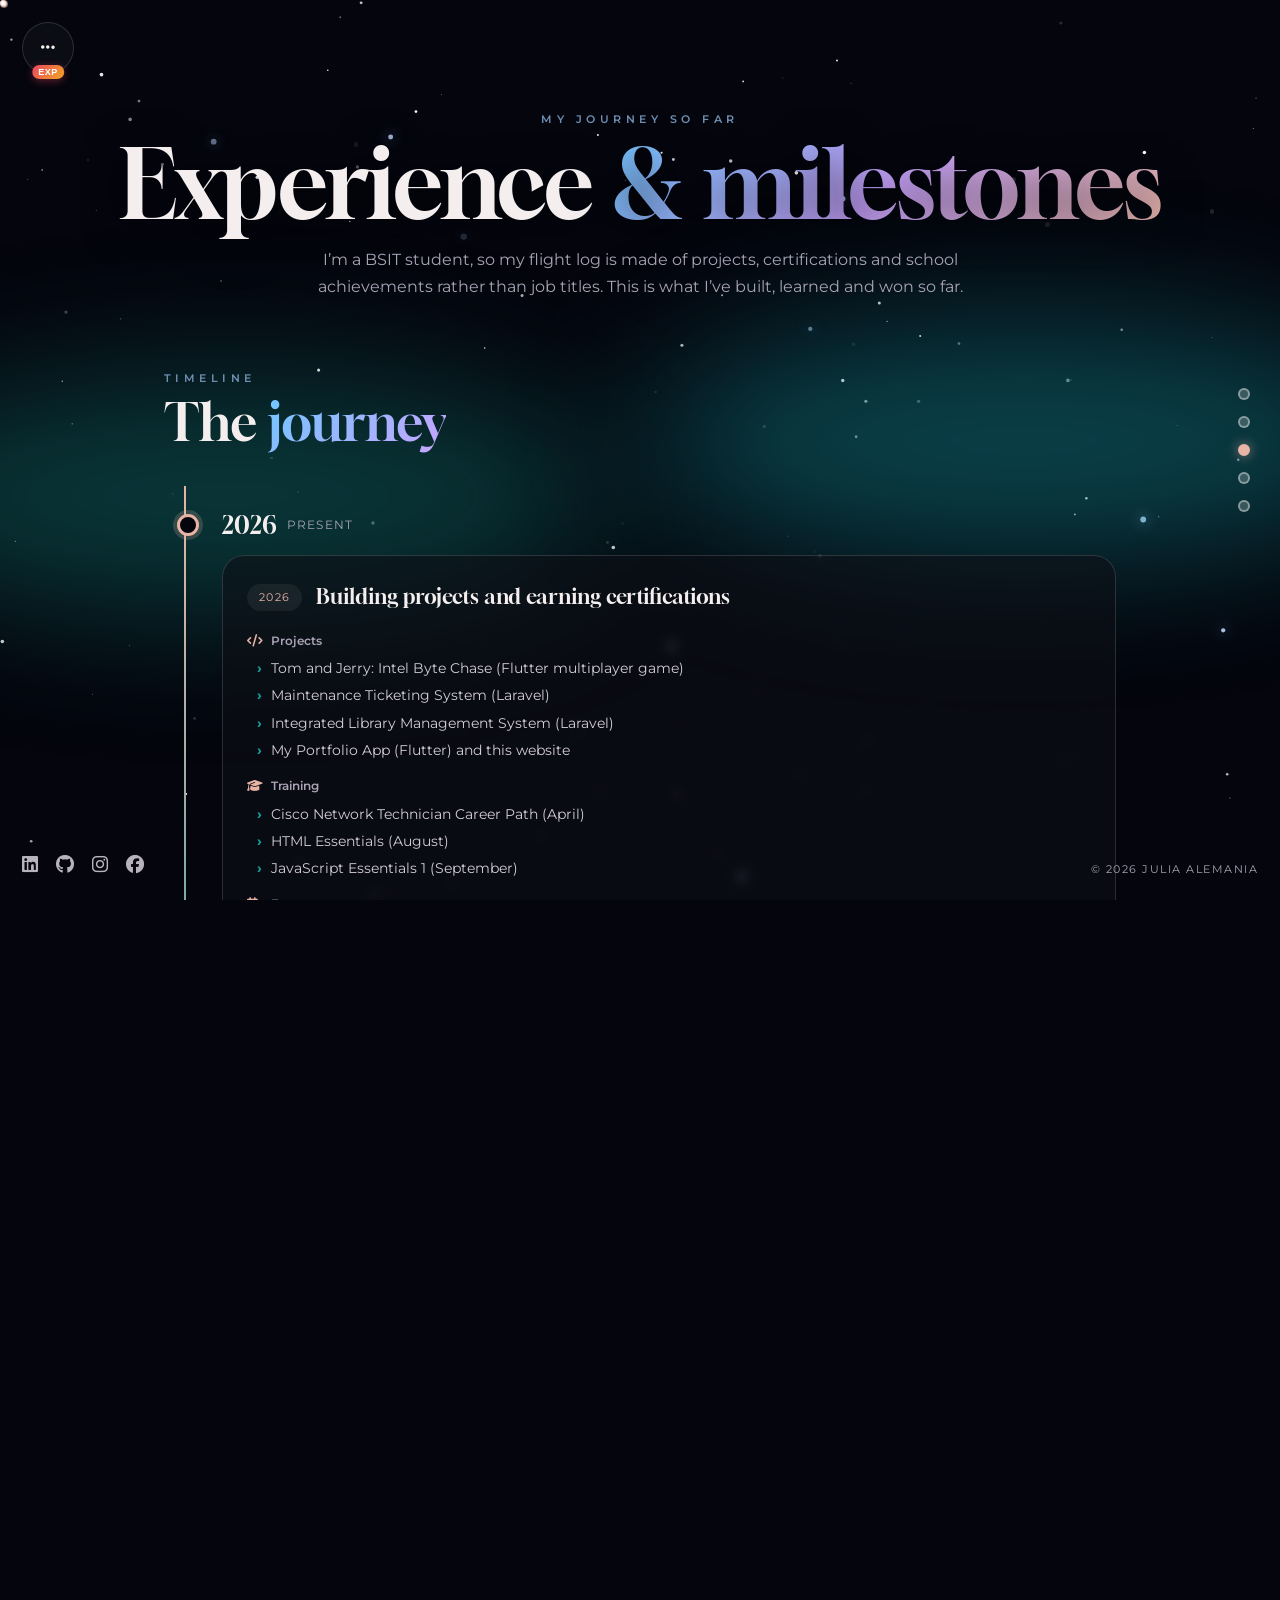
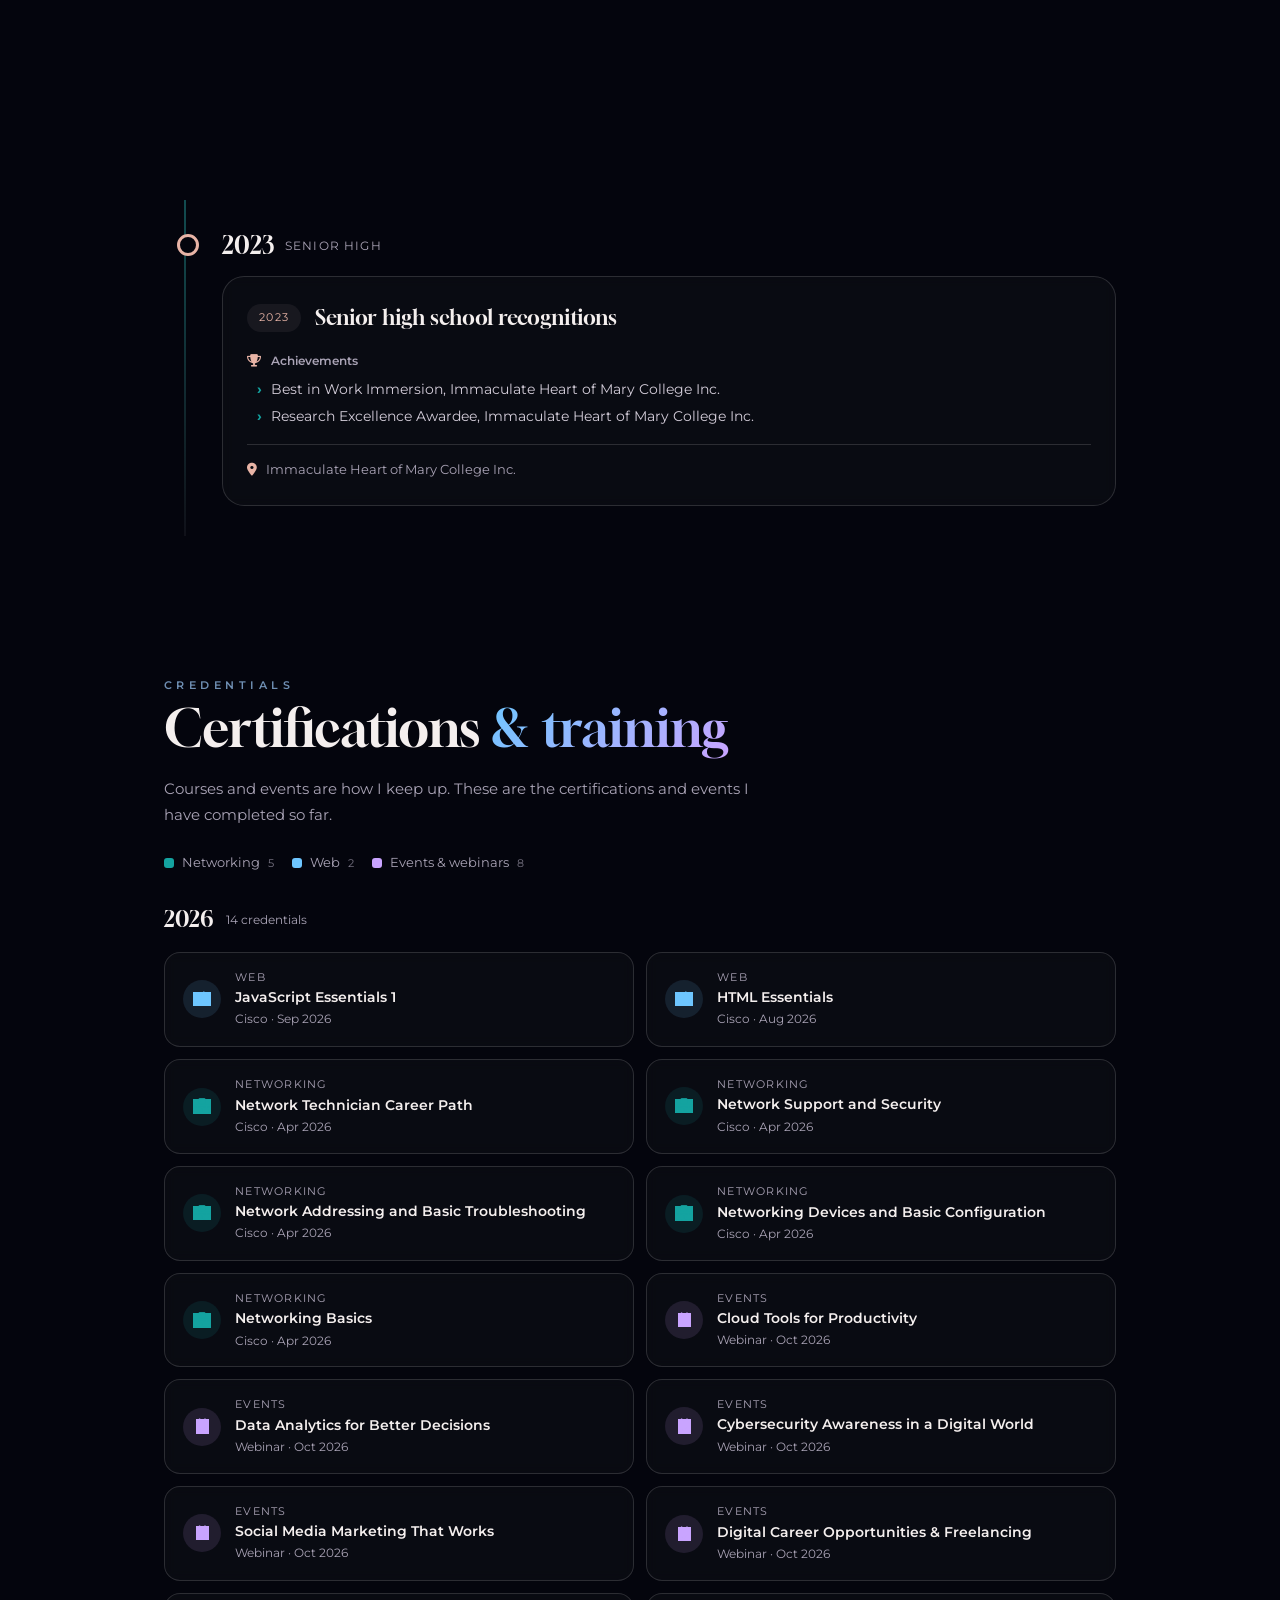
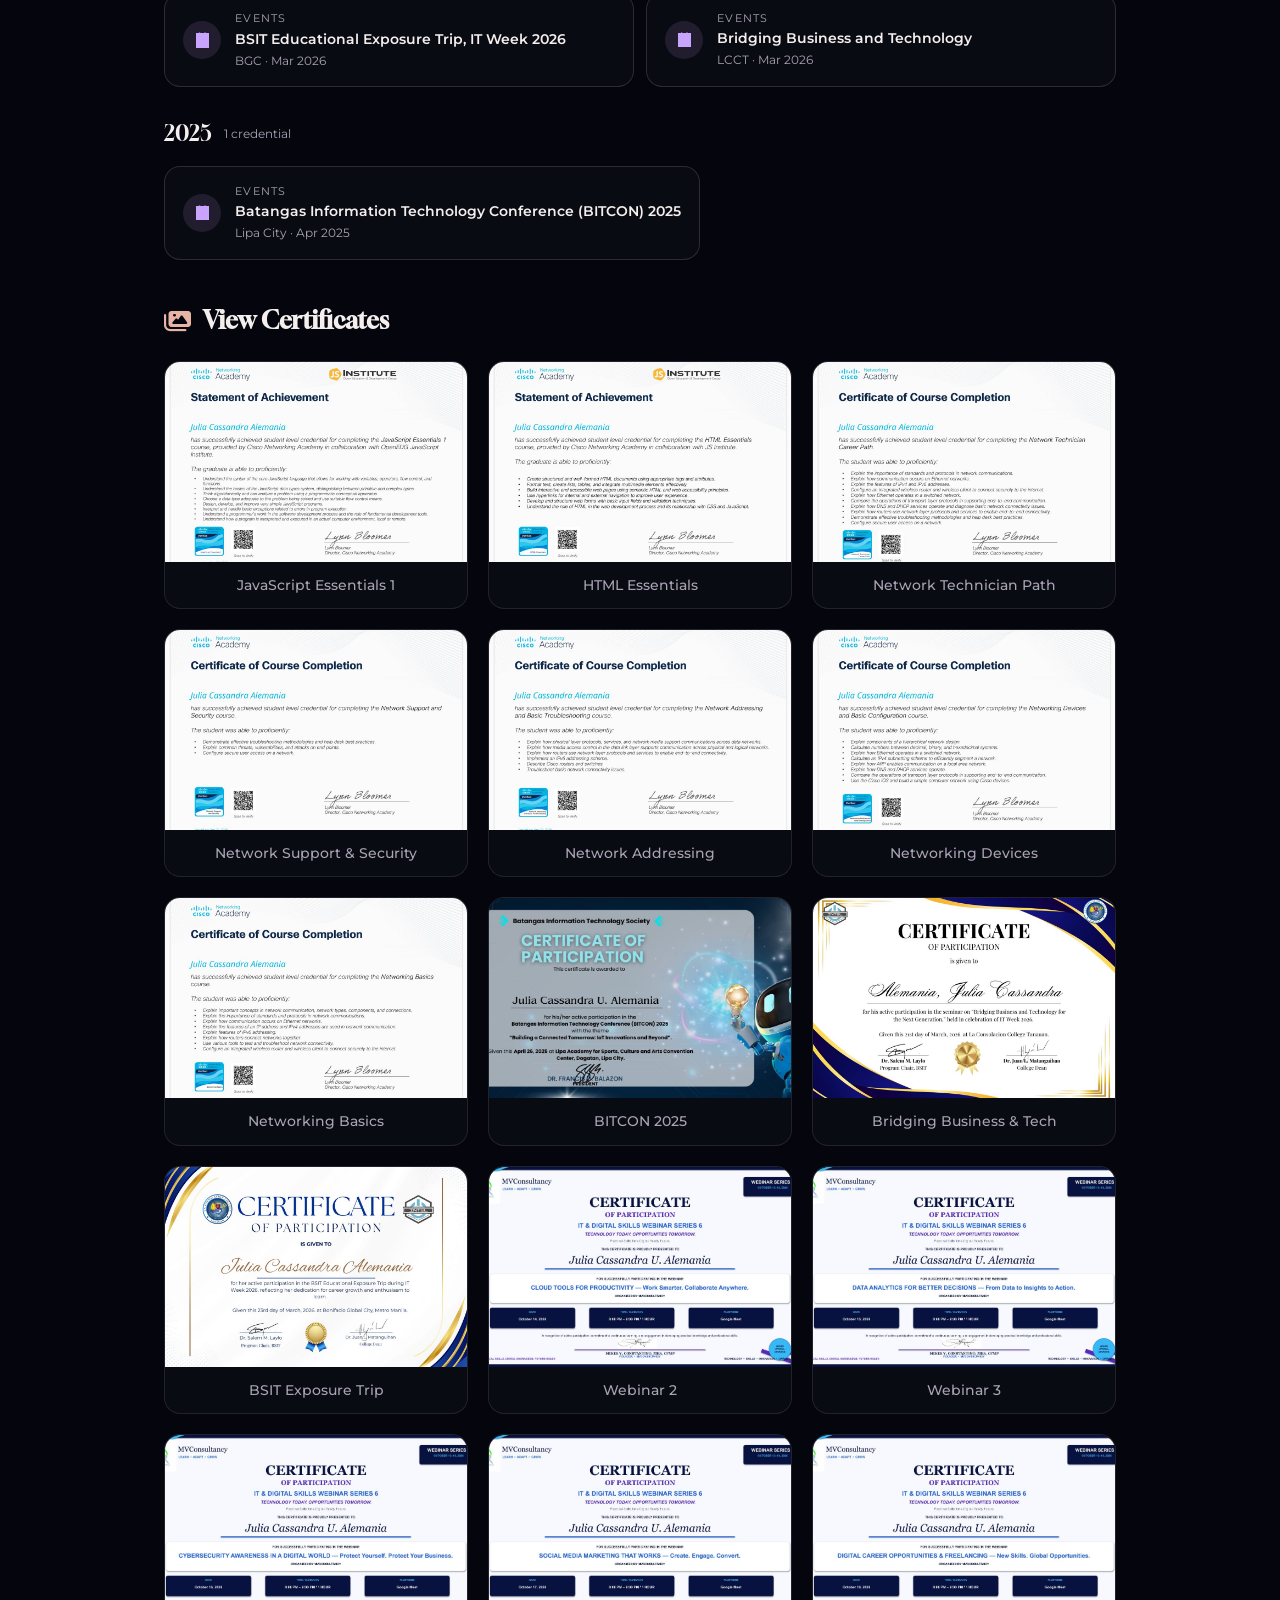
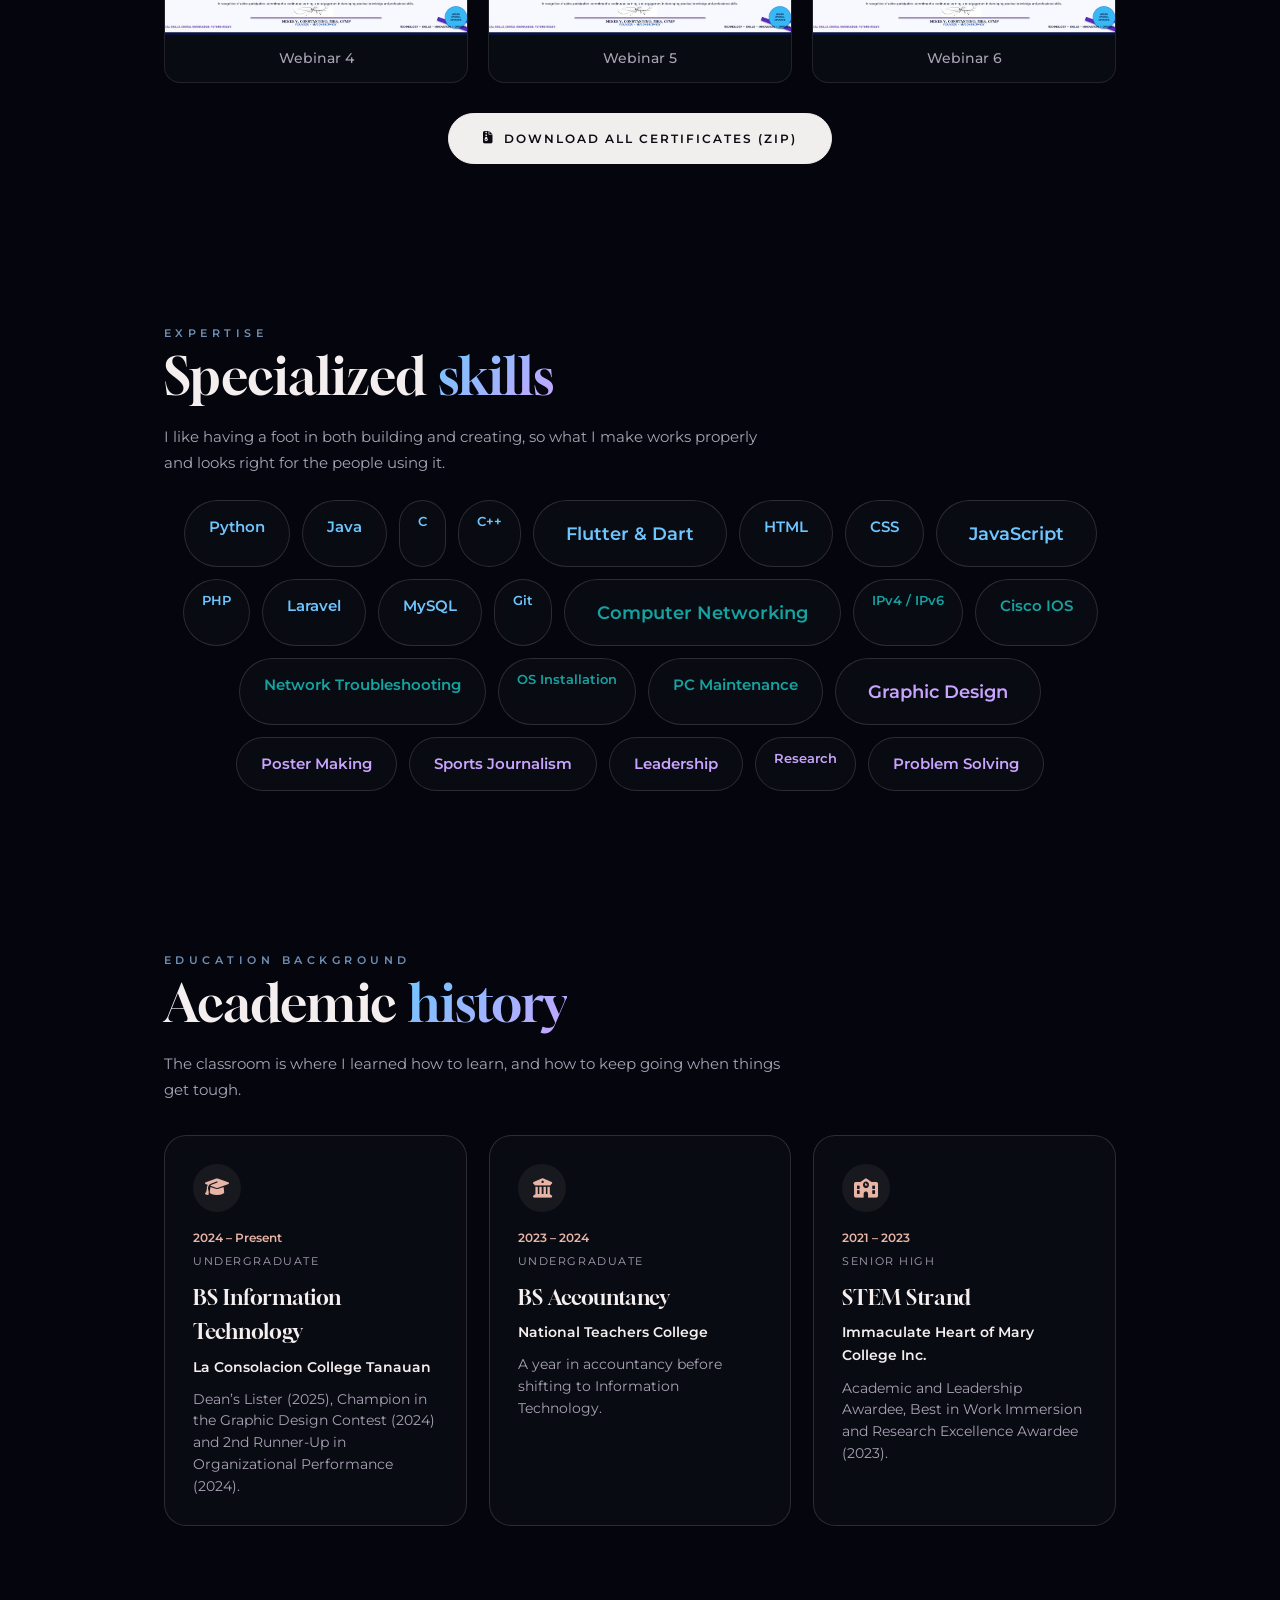
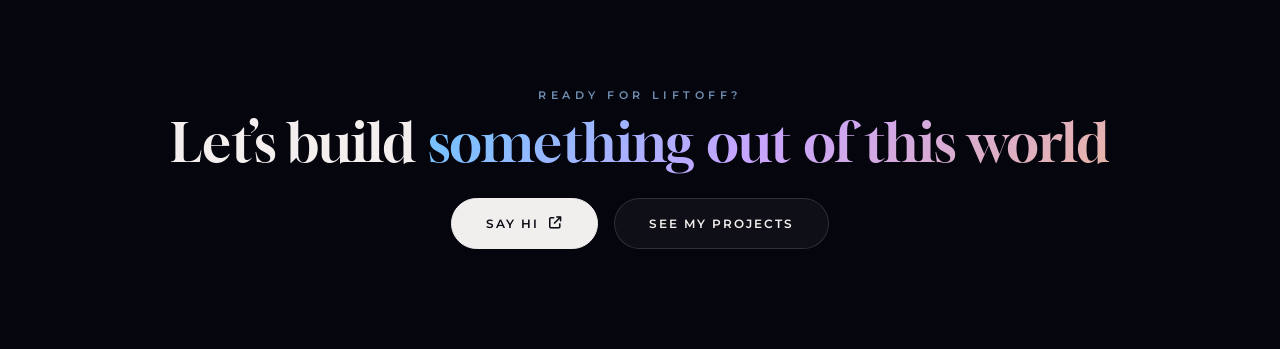
<file: experience.html>
<!DOCTYPE html>
<html lang="en">
<head>
<meta charset="UTF-8">
<meta name="viewport" content="width=device-width, initial-scale=1">
<title>Experience | Julia Cassandra Alemania</title>
<meta name="description" content="Experience, certifications and milestones of Julia Cassandra U. Alemania, BSIT student and Dean's Lister.">
<link rel="icon" href="images/favicon.png">
<link rel="preconnect" href="https://fonts.googleapis.com"><link rel="preconnect" href="https://fonts.gstatic.com" crossorigin>
<link rel="stylesheet" href="https://fonts.googleapis.com/css2?family=Gloock&family=Montserrat:wght@400;500;600;800&display=swap">
<link rel="stylesheet" href="https://cdnjs.cloudflare.com/ajax/libs/font-awesome/6.5.1/css/all.min.css" crossorigin="anonymous">
<link rel="stylesheet" href="css/design-a-base.css?v=1">
<link rel="stylesheet" href="css/design-a-experience.css?v=1">
<link rel="stylesheet" href="css/design-a-enhancements.css?v=1">
<link rel="stylesheet" href="css/design-a-interaction.css?v=1">
  <script src="js/design-a-common.js?v=1" defer></script>
  <script src="js/design-a-enhancements.js?v=1" defer></script>
  <script src="js/design-a-interaction.js?v=1" defer></script>
  <script src="js/certificates.js?v=1" defer></script>
</head>
<body>
<canvas id="sky" aria-hidden="true"></canvas>
<div class="aurora" aria-hidden="true"><i></i><i></i></div>

<button class="menu-btn" id="menuBtn" aria-label="Open menu" aria-expanded="false"><i class="fa-solid fa-ellipsis" aria-hidden="true"></i></button>
<nav class="overlay" id="overlay" aria-label="Main" aria-hidden="true">
  <div class="shards" id="shards" aria-hidden="true"></div>
  <button class="close-btn" id="closeBtn" type="button" aria-label="Close menu"><i class="fa-solid fa-xmark" aria-hidden="true"></i></button>
  <a href="about.html"><span>About Me</span><small>Who I am and how I work</small></a>
  <a href="experience.html"><span>Experience</span><small>Training, events and milestones</small></a>
  <a href="projects.html"><span>Projects</span><small>Things I've designed and built</small></a>
  <a href="contact.html"><span>Contact Me</span><small>Got a project in mind? Say hello</small></a>
  <a href="links.html"><span>Quick Links</span><small>All my links and channels in one place</small></a>
</nav>

<main>
  <!-- ===== Hero ===== -->
  <section class="page-hero" style="padding-top:110px;padding-bottom:30px">
    <p class="eyebrow">My journey so far</p>
    <h1>Experience <span class="grad">&amp; milestones</span></h1>
    <p class="sub">I&rsquo;m a BSIT student, so my flight log is made of projects, certifications and school achievements rather than job titles. This is what I&rsquo;ve built, learned and won so far.</p>
  </section>

  <!-- ===== Journey ===== -->
  <section style="max-width:1000px;margin:0 auto;padding:40px 24px 60px">
    <p class="sec-eyebrow">Timeline</p>
    <h2 class="sec-title" style="margin-bottom:36px">The <span style="background:linear-gradient(135deg,var(--blue),var(--violet));-webkit-background-clip:text;background-clip:text;color:transparent">journey</span></h2>
    <ol class="xp-list">
      <li class="xp-item">
        <div class="xp-date"><b>2026</b><small>Present</small></div>
        <article class="xp-card">
          <header class="xp-card-head"><span class="xp-pill">2026</span><h3>Building projects and earning certifications</h3></header>
          <div class="xp-group"><p class="xp-label"><i class="fa-solid fa-code"></i> Projects</p><ul><li>Tom and Jerry: Intel Byte Chase (Flutter multiplayer game)</li><li>Maintenance Ticketing System (Laravel)</li><li>Integrated Library Management System (Laravel)</li><li>My Portfolio App (Flutter) and this website</li></ul></div>
          <div class="xp-group"><p class="xp-label"><i class="fa-solid fa-graduation-cap"></i> Training</p><ul><li>Cisco Network Technician Career Path (April)</li><li>HTML Essentials (August)</li><li>JavaScript Essentials 1 (September)</li></ul></div>
          <div class="xp-group"><p class="xp-label"><i class="fa-solid fa-calendar-check"></i> Events</p><ul><li>Bridging Business and Technology for the Next Generation (March)</li><li>BSIT Educational Exposure Trip, IT Week 2026, Bonifacio Global City (March)</li><li>Webinar series on cloud tools, data analytics, cybersecurity, social media marketing, and freelancing (October)</li></ul></div>
          <footer class="xp-card-foot"><span><i class="fa-solid fa-location-dot"></i> La Consolacion College Tanauan</span><span class="xp-badge">Current</span></footer>
        </article>
      </li>
      <li class="xp-item">
        <div class="xp-date"><b>2025</b><small>Dean&rsquo;s Lister</small></div>
        <article class="xp-card">
          <header class="xp-card-head"><span class="xp-pill">2025</span><h3>Dean&rsquo;s Lister year</h3></header>
          <div class="xp-group"><p class="xp-label"><i class="fa-solid fa-trophy"></i> Achievements</p><ul><li>Dean&rsquo;s Lister, La Consolacion College Tanauan</li></ul></div>
          <div class="xp-group"><p class="xp-label"><i class="fa-solid fa-calendar-check"></i> Events</p><ul><li>Batangas Information Technology Conference (BITCON) 2025, Lipa City (April)</li></ul></div>
          <footer class="xp-card-foot"><span><i class="fa-solid fa-location-dot"></i> Tanauan City, Batangas</span></footer>
        </article>
      </li>
      <li class="xp-item">
        <div class="xp-date"><b>2024</b><small>Year one</small></div>
        <article class="xp-card">
          <header class="xp-card-head"><span class="xp-pill">2024</span><h3>Started BS Information Technology</h3></header>
          <div class="xp-group"><p class="xp-label"><i class="fa-solid fa-trophy"></i> Achievements</p><ul><li>Champion, LCC Tanauan Graphic Design Contest</li><li>Second Runner-Up, Organizational Performance (Group Competition)</li></ul></div>
          <footer class="xp-card-foot"><span><i class="fa-solid fa-location-dot"></i> La Consolacion College Tanauan</span></footer>
        </article>
      </li>
      <li class="xp-item">
        <div class="xp-date"><b>2023</b><small>Senior high</small></div>
        <article class="xp-card">
          <header class="xp-card-head"><span class="xp-pill">2023</span><h3>Senior high school recognitions</h3></header>
          <div class="xp-group"><p class="xp-label"><i class="fa-solid fa-trophy"></i> Achievements</p><ul><li>Best in Work Immersion, Immaculate Heart of Mary College Inc.</li><li>Research Excellence Awardee, Immaculate Heart of Mary College Inc.</li></ul></div>
          <footer class="xp-card-foot"><span><i class="fa-solid fa-location-dot"></i> Immaculate Heart of Mary College Inc.</span></footer>
        </article>
      </li>
    </ol>
  </section>

  <!-- ===== Certifications ===== -->
  <section class="xp-certs-section reveal">
    <p class="sec-eyebrow">Credentials</p>
    <h2 class="sec-title">Certifications <span style="background:linear-gradient(135deg,var(--blue),var(--violet));-webkit-background-clip:text;background-clip:text;color:transparent">&amp; training</span></h2>
    <p style="color:var(--mute);font-size:.95rem;max-width:62ch;margin-bottom:24px;line-height:1.7">Courses and events are how I keep up. These are the certifications and events I have completed so far.</p>

    <ul class="xp-legend"><li class="xp-c-net"><i></i>Networking <small>5</small></li><li class="xp-c-web"><i></i>Web <small>2</small></li><li class="xp-c-evt"><i></i>Events &amp; webinars <small>8</small></li></ul>

    <div class="xp-year">
      <div class="xp-year-label"><b>2026</b><small>14 credentials</small></div>
      <ul class="xp-certs">
        <li><div class="xp-cert xp-c-web"><span class="xp-cert-ico"><i class="fa-solid fa-code"></i></span><span class="xp-cert-txt"><small>Web</small><strong>JavaScript Essentials 1</strong><em>Cisco · Sep 2026</em></span></div></li>
        <li><div class="xp-cert xp-c-web"><span class="xp-cert-ico"><i class="fa-solid fa-code"></i></span><span class="xp-cert-txt"><small>Web</small><strong>HTML Essentials</strong><em>Cisco · Aug 2026</em></span></div></li>
        <li><div class="xp-cert xp-c-net"><span class="xp-cert-ico"><i class="fa-solid fa-network-wired"></i></span><span class="xp-cert-txt"><small>Networking</small><strong>Network Technician Career Path</strong><em>Cisco · Apr 2026</em></span></div></li>
        <li><div class="xp-cert xp-c-net"><span class="xp-cert-ico"><i class="fa-solid fa-network-wired"></i></span><span class="xp-cert-txt"><small>Networking</small><strong>Network Support and Security</strong><em>Cisco · Apr 2026</em></span></div></li>
        <li><div class="xp-cert xp-c-net"><span class="xp-cert-ico"><i class="fa-solid fa-network-wired"></i></span><span class="xp-cert-txt"><small>Networking</small><strong>Network Addressing and Basic Troubleshooting</strong><em>Cisco · Apr 2026</em></span></div></li>
        <li><div class="xp-cert xp-c-net"><span class="xp-cert-ico"><i class="fa-solid fa-network-wired"></i></span><span class="xp-cert-txt"><small>Networking</small><strong>Networking Devices and Basic Configuration</strong><em>Cisco · Apr 2026</em></span></div></li>
        <li><div class="xp-cert xp-c-net"><span class="xp-cert-ico"><i class="fa-solid fa-network-wired"></i></span><span class="xp-cert-txt"><small>Networking</small><strong>Networking Basics</strong><em>Cisco · Apr 2026</em></span></div></li>
        <li><div class="xp-cert xp-c-evt"><span class="xp-cert-ico"><i class="fa-solid fa-calendar-check"></i></span><span class="xp-cert-txt"><small>Events</small><strong>Cloud Tools for Productivity</strong><em>Webinar · Oct 2026</em></span></div></li>
        <li><div class="xp-cert xp-c-evt"><span class="xp-cert-ico"><i class="fa-solid fa-calendar-check"></i></span><span class="xp-cert-txt"><small>Events</small><strong>Data Analytics for Better Decisions</strong><em>Webinar · Oct 2026</em></span></div></li>
        <li><div class="xp-cert xp-c-evt"><span class="xp-cert-ico"><i class="fa-solid fa-calendar-check"></i></span><span class="xp-cert-txt"><small>Events</small><strong>Cybersecurity Awareness in a Digital World</strong><em>Webinar · Oct 2026</em></span></div></li>
        <li><div class="xp-cert xp-c-evt"><span class="xp-cert-ico"><i class="fa-solid fa-calendar-check"></i></span><span class="xp-cert-txt"><small>Events</small><strong>Social Media Marketing That Works</strong><em>Webinar · Oct 2026</em></span></div></li>
        <li><div class="xp-cert xp-c-evt"><span class="xp-cert-ico"><i class="fa-solid fa-calendar-check"></i></span><span class="xp-cert-txt"><small>Events</small><strong>Digital Career Opportunities &amp; Freelancing</strong><em>Webinar · Oct 2026</em></span></div></li>
        <li><div class="xp-cert xp-c-evt"><span class="xp-cert-ico"><i class="fa-solid fa-calendar-check"></i></span><span class="xp-cert-txt"><small>Events</small><strong>BSIT Educational Exposure Trip, IT Week 2026</strong><em>BGC · Mar 2026</em></span></div></li>
        <li><div class="xp-cert xp-c-evt"><span class="xp-cert-ico"><i class="fa-solid fa-calendar-check"></i></span><span class="xp-cert-txt"><small>Events</small><strong>Bridging Business and Technology</strong><em>LCCT · Mar 2026</em></span></div></li>
      </ul>
    </div>
    <div class="xp-year">
      <div class="xp-year-label"><b>2025</b><small>1 credential</small></div>
      <ul class="xp-certs">
        <li><div class="xp-cert xp-c-evt"><span class="xp-cert-ico"><i class="fa-solid fa-calendar-check"></i></span><span class="xp-cert-txt"><small>Events</small><strong>Batangas Information Technology Conference (BITCON) 2025</strong><em>Lipa City · Apr 2025</em></span></div></li>
      </ul>
    </div>

    <!-- Certificate Gallery -->
    <div class="cert-gallery-section" style="margin-top:40px">
      <h3 style="font-family:var(--serif);font-size:1.5rem;margin-bottom:20px;display:flex;align-items:center;gap:12px">
        <i class="fa-solid fa-images" style="color:var(--rose)"></i>
        View Certificates
      </h3>
      <div class="cert-gallery">
        <div class="cert-item">
          <img src="images/certificates/cert_js_essentials_1.jpg" alt="JavaScript Essentials 1 Certificate" onclick="openCertModal(this.src)">
          <div class="cert-overlay">
            <button class="cert-view-btn" onclick="openCertModal(this.parentElement.parentElement.querySelector('img').src)">
              <i class="fa-solid fa-eye"></i> View
            </button>
            <a class="cert-download-btn" href="images/certificates/cert_js_essentials_1.jpg" download="JavaScript_Essentials_1.jpg">
              <i class="fa-solid fa-download"></i>
            </a>
          </div>
          <p class="cert-caption">JavaScript Essentials 1</p>
        </div>
        <div class="cert-item">
          <img src="images/certificates/cert_html_essentials.jpg" alt="HTML Essentials Certificate" onclick="openCertModal(this.src)">
          <div class="cert-overlay">
            <button class="cert-view-btn" onclick="openCertModal(this.parentElement.parentElement.querySelector('img').src)">
              <i class="fa-solid fa-eye"></i> View
            </button>
            <a class="cert-download-btn" href="images/certificates/cert_html_essentials.jpg" download="HTML_Essentials.jpg">
              <i class="fa-solid fa-download"></i>
            </a>
          </div>
          <p class="cert-caption">HTML Essentials</p>
        </div>
        <div class="cert-item">
          <img src="images/certificates/cert_network_technician.jpg" alt="Network Technician Career Path Certificate" onclick="openCertModal(this.src)">
          <div class="cert-overlay">
            <button class="cert-view-btn" onclick="openCertModal(this.parentElement.parentElement.querySelector('img').src)">
              <i class="fa-solid fa-eye"></i> View
            </button>
            <a class="cert-download-btn" href="images/certificates/cert_network_technician.jpg" download="Network_Technician_Career_Path.jpg">
              <i class="fa-solid fa-download"></i>
            </a>
          </div>
          <p class="cert-caption">Network Technician Path</p>
        </div>
        <div class="cert-item">
          <img src="images/certificates/cert_network_support_security.jpg" alt="Network Support and Security Certificate" onclick="openCertModal(this.src)">
          <div class="cert-overlay">
            <button class="cert-view-btn" onclick="openCertModal(this.parentElement.parentElement.querySelector('img').src)">
              <i class="fa-solid fa-eye"></i> View
            </button>
            <a class="cert-download-btn" href="images/certificates/cert_network_support_security.jpg" download="Network_Support_Security.jpg">
              <i class="fa-solid fa-download"></i>
            </a>
          </div>
          <p class="cert-caption">Network Support & Security</p>
        </div>
        <div class="cert-item">
          <img src="images/certificates/cert_network_addressing.jpg" alt="Network Addressing Certificate" onclick="openCertModal(this.src)">
          <div class="cert-overlay">
            <button class="cert-view-btn" onclick="openCertModal(this.parentElement.parentElement.querySelector('img').src)">
              <i class="fa-solid fa-eye"></i> View
            </button>
            <a class="cert-download-btn" href="images/certificates/cert_network_addressing.jpg" download="Network_Addressing.jpg">
              <i class="fa-solid fa-download"></i>
            </a>
          </div>
          <p class="cert-caption">Network Addressing</p>
        </div>
        <div class="cert-item">
          <img src="images/certificates/cert_networking_devices.jpg" alt="Networking Devices Certificate" onclick="openCertModal(this.src)">
          <div class="cert-overlay">
            <button class="cert-view-btn" onclick="openCertModal(this.parentElement.parentElement.querySelector('img').src)">
              <i class="fa-solid fa-eye"></i> View
            </button>
            <a class="cert-download-btn" href="images/certificates/cert_networking_devices.jpg" download="Networking_Devices.jpg">
              <i class="fa-solid fa-download"></i>
            </a>
          </div>
          <p class="cert-caption">Networking Devices</p>
        </div>
        <div class="cert-item">
          <img src="images/certificates/cert_networking_basics.jpg" alt="Networking Basics Certificate" onclick="openCertModal(this.src)">
          <div class="cert-overlay">
            <button class="cert-view-btn" onclick="openCertModal(this.parentElement.parentElement.querySelector('img').src)">
              <i class="fa-solid fa-eye"></i> View
            </button>
            <a class="cert-download-btn" href="images/certificates/cert_networking_basics.jpg" download="Networking_Basics.jpg">
              <i class="fa-solid fa-download"></i>
            </a>
          </div>
          <p class="cert-caption">Networking Basics</p>
        </div>
        <div class="cert-item">
          <img src="images/certificates/cert_bitcon_2025.jpg" alt="BITCON 2025 Certificate" onclick="openCertModal(this.src)">
          <div class="cert-overlay">
            <button class="cert-view-btn" onclick="openCertModal(this.parentElement.parentElement.querySelector('img').src)">
              <i class="fa-solid fa-eye"></i> View
            </button>
            <a class="cert-download-btn" href="images/certificates/cert_bitcon_2025.jpg" download="BITCON_2025.jpg">
              <i class="fa-solid fa-download"></i>
            </a>
          </div>
          <p class="cert-caption">BITCON 2025</p>
        </div>
        <div class="cert-item">
          <img src="images/certificates/cert_bridging_business_tech.jpg" alt="Bridging Business and Technology Certificate" onclick="openCertModal(this.src)">
          <div class="cert-overlay">
            <button class="cert-view-btn" onclick="openCertModal(this.parentElement.parentElement.querySelector('img').src)">
              <i class="fa-solid fa-eye"></i> View
            </button>
            <a class="cert-download-btn" href="images/certificates/cert_bridging_business_tech.jpg" download="Bridging_Business_Tech.jpg">
              <i class="fa-solid fa-download"></i>
            </a>
          </div>
          <p class="cert-caption">Bridging Business & Tech</p>
        </div>
        <div class="cert-item">
          <img src="images/certificates/cert_exposure_trip.jpg" alt="BSIT Educational Exposure Trip Certificate" onclick="openCertModal(this.src)">
          <div class="cert-overlay">
            <button class="cert-view-btn" onclick="openCertModal(this.parentElement.parentElement.querySelector('img').src)">
              <i class="fa-solid fa-eye"></i> View
            </button>
            <a class="cert-download-btn" href="images/certificates/cert_exposure_trip.jpg" download="Exposure_Trip.jpg">
              <i class="fa-solid fa-download"></i>
            </a>
          </div>
          <p class="cert-caption">BSIT Exposure Trip</p>
        </div>
        <div class="cert-item">
          <img src="images/certificates/cert_webinar_2.jpg" alt="Webinar Certificate 2" onclick="openCertModal(this.src)">
          <div class="cert-overlay">
            <button class="cert-view-btn" onclick="openCertModal(this.parentElement.parentElement.querySelector('img').src)">
              <i class="fa-solid fa-eye"></i> View
            </button>
            <a class="cert-download-btn" href="images/certificates/cert_webinar_2.jpg" download="Webinar_2.jpg">
              <i class="fa-solid fa-download"></i>
            </a>
          </div>
          <p class="cert-caption">Webinar 2</p>
        </div>
        <div class="cert-item">
          <img src="images/certificates/cert_webinar_3.jpg" alt="Webinar Certificate 3" onclick="openCertModal(this.src)">
          <div class="cert-overlay">
            <button class="cert-view-btn" onclick="openCertModal(this.parentElement.parentElement.querySelector('img').src)">
              <i class="fa-solid fa-eye"></i> View
            </button>
            <a class="cert-download-btn" href="images/certificates/cert_webinar_3.jpg" download="Webinar_3.jpg">
              <i class="fa-solid fa-download"></i>
            </a>
          </div>
          <p class="cert-caption">Webinar 3</p>
        </div>
        <div class="cert-item">
          <img src="images/certificates/cert_webinar_4.jpg" alt="Webinar Certificate 4" onclick="openCertModal(this.src)">
          <div class="cert-overlay">
            <button class="cert-view-btn" onclick="openCertModal(this.parentElement.parentElement.querySelector('img').src)">
              <i class="fa-solid fa-eye"></i> View
            </button>
            <a class="cert-download-btn" href="images/certificates/cert_webinar_4.jpg" download="Webinar_4.jpg">
              <i class="fa-solid fa-download"></i>
            </a>
          </div>
          <p class="cert-caption">Webinar 4</p>
        </div>
        <div class="cert-item">
          <img src="images/certificates/cert_webinar_5.jpg" alt="Webinar Certificate 5" onclick="openCertModal(this.src)">
          <div class="cert-overlay">
            <button class="cert-view-btn" onclick="openCertModal(this.parentElement.parentElement.querySelector('img').src)">
              <i class="fa-solid fa-eye"></i> View
            </button>
            <a class="cert-download-btn" href="images/certificates/cert_webinar_5.jpg" download="Webinar_5.jpg">
              <i class="fa-solid fa-download"></i>
            </a>
          </div>
          <p class="cert-caption">Webinar 5</p>
        </div>
        <div class="cert-item">
          <img src="images/certificates/cert_webinar_6.jpg" alt="Webinar Certificate 6" onclick="openCertModal(this.src)">
          <div class="cert-overlay">
            <button class="cert-view-btn" onclick="openCertModal(this.parentElement.parentElement.querySelector('img').src)">
              <i class="fa-solid fa-eye"></i> View
            </button>
            <a class="cert-download-btn" href="images/certificates/cert_webinar_6.jpg" download="Webinar_6.jpg">
              <i class="fa-solid fa-download"></i>
            </a>
          </div>
          <p class="cert-caption">Webinar 6</p>
        </div>
      </div>
      <div style="text-align:center;margin-top:30px">
        <a href="docs/Julia_Alemania_Certificates.zip" download="Julia_Alemania_All_Certificates.zip" class="btn light" style="display:inline-flex;align-items:center;gap:10px">
          <i class="fa-solid fa-file-zipper"></i> Download All Certificates (ZIP)
        </a>
      </div>
    </div>
  </section>

  <!-- ===== Skills ===== -->
  <section class="xp-skills-section reveal">
    <p class="sec-eyebrow">Expertise</p>
    <h2 class="sec-title">Specialized <span style="background:linear-gradient(135deg,var(--blue),var(--violet));-webkit-background-clip:text;background-clip:text;color:transparent">skills</span></h2>
    <p style="color:var(--mute);font-size:.95rem;max-width:62ch;margin-bottom:24px;line-height:1.7">I like having a foot in both building and creating, so what I make works properly and looks right for the people using it.</p>

    <ul class="xp-bubbles">
      <li class="xp-b xp-b-build xp-m">Python</li>
      <li class="xp-b xp-b-build xp-m">Java</li>
      <li class="xp-b xp-b-build xp-s">C</li>
      <li class="xp-b xp-b-build xp-s">C++</li>
      <li class="xp-b xp-b-build xp-l">Flutter &amp; Dart</li>
      <li class="xp-b xp-b-build xp-m">HTML</li>
      <li class="xp-b xp-b-build xp-m">CSS</li>
      <li class="xp-b xp-b-build xp-l">JavaScript</li>
      <li class="xp-b xp-b-build xp-s">PHP</li>
      <li class="xp-b xp-b-build xp-m">Laravel</li>
      <li class="xp-b xp-b-build xp-m">MySQL</li>
      <li class="xp-b xp-b-build xp-s">Git</li>
      <li class="xp-b xp-b-net xp-l">Computer Networking</li>
      <li class="xp-b xp-b-net xp-s">IPv4 / IPv6</li>
      <li class="xp-b xp-b-net xp-m">Cisco IOS</li>
      <li class="xp-b xp-b-net xp-m">Network Troubleshooting</li>
      <li class="xp-b xp-b-net xp-s">OS Installation</li>
      <li class="xp-b xp-b-net xp-m">PC Maintenance</li>
      <li class="xp-b xp-b-create xp-l">Graphic Design</li>
      <li class="xp-b xp-b-create xp-m">Poster Making</li>
      <li class="xp-b xp-b-create xp-m">Sports Journalism</li>
      <li class="xp-b xp-b-create xp-m">Leadership</li>
      <li class="xp-b xp-b-create xp-s">Research</li>
      <li class="xp-b xp-b-create xp-m">Problem Solving</li>
    </ul>
  </section>

  <!-- ===== Education ===== -->
  <section class="xp-edu-section reveal">
    <p class="sec-eyebrow">Education background</p>
    <h2 class="sec-title">Academic <span style="background:linear-gradient(135deg,var(--blue),var(--violet));-webkit-background-clip:text;background-clip:text;color:transparent">history</span></h2>
    <p style="color:var(--mute);font-size:.95rem;max-width:62ch;margin-bottom:32px;line-height:1.7">The classroom is where I learned how to learn, and how to keep going when things get tough.</p>
    <div class="xp-edu-grid">
      <article class="xp-edu reveal">
        <span class="xp-edu-ico"><i class="fa-solid fa-graduation-cap"></i></span>
        <p class="xp-edu-years">2024 – Present</p>
        <p class="xp-edu-level">Undergraduate</p>
        <h3>BS Information Technology</h3>
        <p class="xp-edu-school">La Consolacion College Tanauan</p>
        <p class="xp-edu-desc">Dean&rsquo;s Lister (2025), Champion in the Graphic Design Contest (2024) and 2nd Runner-Up in Organizational Performance (2024).</p>
      </article>
      <article class="xp-edu reveal">
        <span class="xp-edu-ico"><i class="fa-solid fa-building-columns"></i></span>
        <p class="xp-edu-years">2023 – 2024</p>
        <p class="xp-edu-level">Undergraduate</p>
        <h3>BS Accountancy</h3>
        <p class="xp-edu-school">National Teachers College</p>
        <p class="xp-edu-desc">A year in accountancy before shifting to Information Technology.</p>
      </article>
      <article class="xp-edu reveal">
        <span class="xp-edu-ico"><i class="fa-solid fa-school"></i></span>
        <p class="xp-edu-years">2021 – 2023</p>
        <p class="xp-edu-level">Senior high</p>
        <h3>STEM Strand</h3>
        <p class="xp-edu-school">Immaculate Heart of Mary College Inc.</p>
        <p class="xp-edu-desc">Academic and Leadership Awardee, Best in Work Immersion and Research Excellence Awardee (2023).</p>
      </article>
    </div>
  </section>

  <!-- ===== CTA ===== -->
  <section class="xp-cta">
    <p class="sec-eyebrow">Ready for liftoff?</p>
    <h2>Let&rsquo;s build <span class="grad">something out of this world</span></h2>
    <div class="xp-actions">
      <a class="btn light" href="contact.html">Say hi <i class="fa-solid fa-arrow-up-right-from-square"></i></a>
      <a class="btn" href="projects.html">See my projects</a>
    </div>
  </section>
</main>

<div class="socials">
  <a href="https://www.linkedin.com/in/julia-cassandra-alemania-911831444" target="_blank" rel="noopener" aria-label="LinkedIn"><i class="fa-brands fa-linkedin"></i></a>
  <a href="https://github.com/lcct-24-13115" target="_blank" rel="noopener" aria-label="GitHub"><i class="fa-brands fa-github"></i></a>
  <a href="https://www.instagram.com/makethoiu_" target="_blank" rel="noopener" aria-label="Instagram"><i class="fa-brands fa-instagram"></i></a>
  <a href="https://www.facebook.com/JCUA24" target="_blank" rel="noopener" aria-label="Facebook"><i class="fa-brands fa-facebook"></i></a>
</div>
<div class="cur" id="cur" aria-hidden="true"></div>
<div class="copy">&copy; 2026 Julia Alemania</div>
</body>
</html>
</file>
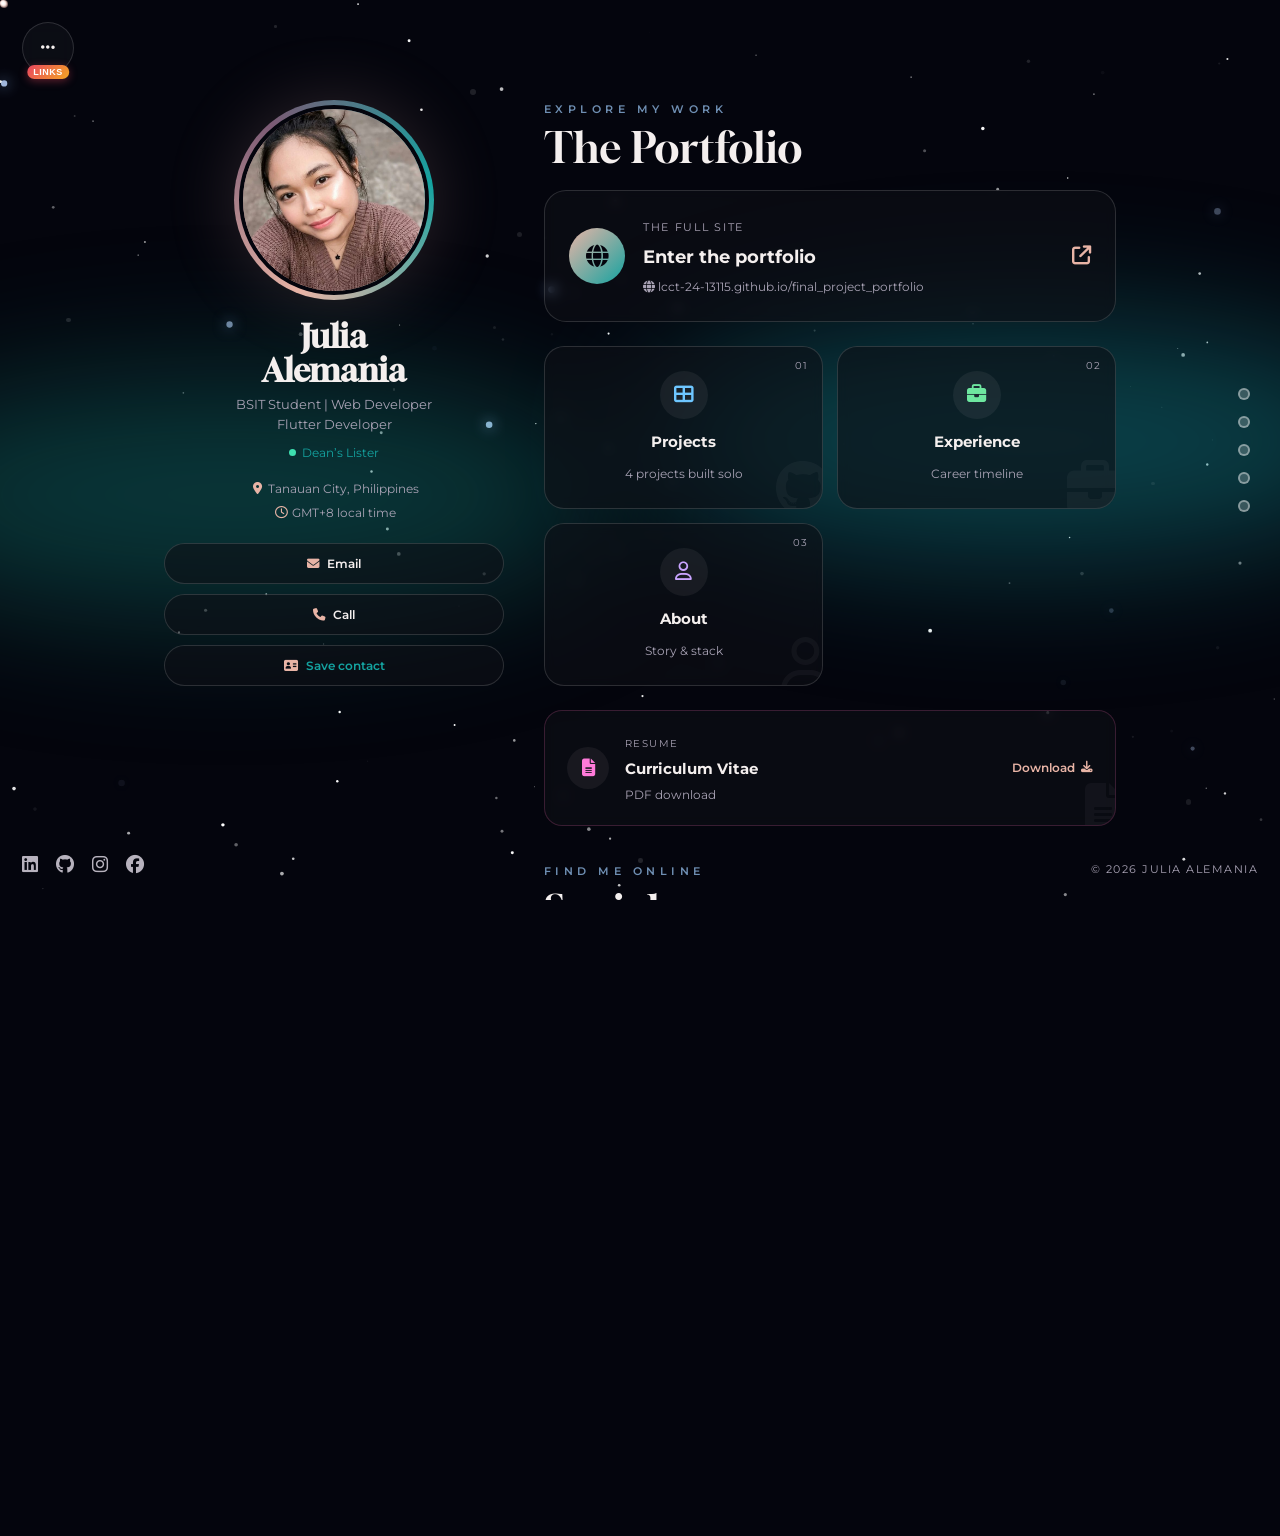
<file: links.html>
<!DOCTYPE html>
<html lang="en">
<head>
<meta charset="UTF-8">
<meta name="viewport" content="width=device-width, initial-scale=1">
<title>Quick Links | Julia Cassandra Alemania</title>
<meta name="description" content="All links and channels for Julia Cassandra U. Alemania — portfolio, projects, socials and contact.">
<link rel="icon" href="images/favicon.png">
<link rel="preconnect" href="https://fonts.googleapis.com"><link rel="preconnect" href="https://fonts.gstatic.com" crossorigin>
<link rel="stylesheet" href="https://fonts.googleapis.com/css2?family=Gloock&family=Montserrat:wght@400;500;600;800&display=swap">
<link rel="stylesheet" href="https://cdnjs.cloudflare.com/ajax/libs/font-awesome/6.5.1/css/all.min.css" crossorigin="anonymous">
<link rel="stylesheet" href="css/design-a-base.css?v=1">
<link rel="stylesheet" href="css/design-a-links.css?v=1">
<link rel="stylesheet" href="css/design-a-enhancements.css?v=1">
<link rel="stylesheet" href="css/design-a-interaction.css?v=1">
<script src="js/design-a-common.js?v=1" defer></script>
<script src="js/design-a-enhancements.js?v=1" defer></script>
<script src="js/design-a-interaction.js?v=1" defer></script>
</head>
<body>
<canvas id="sky" aria-hidden="true"></canvas>
<div class="aurora" aria-hidden="true"><i></i><i></i></div>

<button class="menu-btn" id="menuBtn" aria-label="Open menu" aria-expanded="false"><i class="fa-solid fa-ellipsis" aria-hidden="true"></i></button>
<nav class="overlay" id="overlay" aria-label="Main" aria-hidden="true">
  <div class="shards" id="shards" aria-hidden="true"></div>
  <button class="close-btn" id="closeBtn" type="button" aria-label="Close menu"><i class="fa-solid fa-xmark" aria-hidden="true"></i></button>
  <a href="about.html"><span>About Me</span><small>Who I am and how I work</small></a>
  <a href="experience.html"><span>Experience</span><small>Training, events and milestones</small></a>
  <a href="projects.html"><span>Projects</span><small>Things I've designed and built</small></a>
  <a href="contact.html"><span>Contact Me</span><small>Got a project in mind? Say hello</small></a>
  <a href="links.html"><span>Quick Links</span><small>All my links and channels in one place</small></a>
</nav>

<main>
  <div class="links-layout">
    <!-- ===== Sidebar ===== -->
    <aside class="links-side reveal-left">
      <div class="links-photo"><img src="images/julia.jpg" width="700" height="700" alt="Portrait of Julia Cassandra Alemania"></div>
      <h1 class="links-name">Julia<br>Alemania</h1>
      <p class="links-roles">BSIT Student | Web Developer<br>Flutter Developer</p>
      <p class="links-status"><span class="dot"></span> Dean&rsquo;s Lister</p>
      <p class="links-meta">
        <span><i class="fa-solid fa-location-dot"></i> Tanauan City, Philippines</span>
        <span><i class="fa-regular fa-clock"></i> GMT+8 local time</span>
      </p>
      <div class="links-actions">
        <a class="links-act" href="mailto:cassandraalemania@gmail.com"><i class="fa-solid fa-envelope"></i> Email</a>
        <a class="links-act" href="tel:+639562973655"><i class="fa-solid fa-phone"></i> Call</a>
        <a class="links-act save" href="docs/Julia_Alemania.vcf" download><i class="fa-solid fa-address-card"></i> Save contact</a>
      </div>
    </aside>

    <!-- ===== Main ===== -->
    <div class="links-main reveal-right">
      <header class="links-head">
        <p class="eyebrow">Explore my work</p>
        <h2>The Portfolio</h2>
      </header>

      <a class="links-feature" href="index.html">
        <span class="lf-icon"><i class="fa-solid fa-globe"></i></span>
        <span class="lf-txt">
          <span class="lf-kind">The full site</span>
          <strong>Enter the portfolio</strong>
          <span class="lf-url"><i class="fa-solid fa-globe"></i> lcct-24-13115.github.io/final_project_portfolio</span>
        </span>
        <span class="lf-go"><i class="fa-solid fa-arrow-up-right-from-square"></i></span>
      </a>

      <div class="links-grid">
        <a class="links-card reveal-scale" href="projects.html">
          <span class="lc-ico" style="color:var(--blue)"><i class="fa-solid fa-table-cells-large"></i></span>
          <span class="lc-num">01</span>
          <strong>Projects</strong>
          <span class="lc-sub">4 projects built solo</span>
          <i class="fa-brands fa-github lc-mark"></i>
        </a>
        <a class="links-card reveal-scale" href="experience.html">
          <span class="lc-ico" style="color:var(--green)"><i class="fa-solid fa-briefcase"></i></span>
          <span class="lc-num">02</span>
          <strong>Experience</strong>
          <span class="lc-sub">Career timeline</span>
          <i class="fa-solid fa-briefcase lc-mark"></i>
        </a>
        <a class="links-card reveal-scale" href="about.html">
          <span class="lc-ico" style="color:var(--violet)"><i class="fa-regular fa-user"></i></span>
          <span class="lc-num">03</span>
          <strong>About</strong>
          <span class="lc-sub">Story &amp; stack</span>
          <i class="fa-regular fa-user lc-mark"></i>
        </a>
      </div>

      <a class="links-wide reveal" style="border-color:rgba(255,105,180,.2)" href="docs/Julia_Alemania_CV.pdf" download>
        <span class="lw-ico" style="color:#ff7ad9"><i class="fa-solid fa-file-lines"></i></span>
        <span class="lw-txt">
          <span class="lw-kind">Resume</span>
          <strong>Curriculum Vitae</strong>
          <span class="lw-sub">PDF download</span>
        </span>
        <span class="lw-btn">Download <i class="fa-solid fa-download"></i></span>
        <i class="fa-solid fa-file-lines lw-mark"></i>
      </a>

      <div class="links-section-gap">
        <header class="links-head">
          <p class="eyebrow">Find me online</p>
          <h2>Socials</h2>
        </header>
      </div>

      <a class="links-wide reveal" style="margin-bottom:14px" href="https://www.linkedin.com/in/julia-cassandra-alemania-911831444" target="_blank" rel="noopener noreferrer">
        <span class="lw-ico" style="color:#3b8bff"><i class="fa-brands fa-linkedin"></i></span>
        <span class="lw-txt">
          <span class="lw-kind">Professional</span>
          <strong>LinkedIn</strong>
          <span class="lw-sub">julia-cassandra-alemania</span>
        </span>
        <span class="lw-btn">Connect <i class="fa-solid fa-arrow-up-right-from-square"></i></span>
        <i class="fa-brands fa-linkedin lw-mark"></i>
      </a>

      <div class="links-grid">
        <a class="links-card reveal-scale" href="https://github.com/lcct-24-13115" target="_blank" rel="noopener noreferrer">
          <span class="lc-ico" style="color:#aab4ff"><i class="fa-brands fa-github"></i></span>
          <span class="lc-num">01</span>
          <strong>GitHub</strong>
          <span class="lc-sub">@lcct-24-13115</span>
          <i class="fa-brands fa-github lc-mark"></i>
        </a>
        <a class="links-card reveal-scale" href="https://www.facebook.com/JCUA24" target="_blank" rel="noopener noreferrer">
          <span class="lc-ico" style="color:#4c8dff"><i class="fa-brands fa-facebook"></i></span>
          <span class="lc-num">02</span>
          <strong>Facebook</strong>
          <span class="lc-sub">JCUA24</span>
          <i class="fa-brands fa-facebook lc-mark"></i>
        </a>
      </div>
      <div class="links-grid">
        <a class="links-card reveal-scale" href="https://www.instagram.com/makethoiu_" target="_blank" rel="noopener noreferrer">
          <span class="lc-ico" style="color:#ff6fb5"><i class="fa-brands fa-instagram"></i></span>
          <span class="lc-num">03</span>
          <strong>Instagram</strong>
          <span class="lc-sub">@makethoiu_</span>
          <i class="fa-brands fa-instagram lc-mark"></i>
        </a>
        <a class="links-card reveal-scale" href="https://www.tiktok.com/@liaxdcute" target="_blank" rel="noopener noreferrer">
          <span class="lc-ico" style="color:#35d3ee"><i class="fa-brands fa-tiktok"></i></span>
          <span class="lc-num">04</span>
          <strong>TikTok</strong>
          <span class="lc-sub">@liaxdcute</span>
          <i class="fa-brands fa-tiktok lc-mark"></i>
        </a>
      </div>
    </div>
  </div>
</main>

<div class="socials">
  <a href="https://www.linkedin.com/in/julia-cassandra-alemania-911831444" target="_blank" rel="noopener" aria-label="LinkedIn"><i class="fa-brands fa-linkedin"></i></a>
  <a href="https://github.com/lcct-24-13115" target="_blank" rel="noopener" aria-label="GitHub"><i class="fa-brands fa-github"></i></a>
  <a href="https://www.instagram.com/makethoiu_" target="_blank" rel="noopener" aria-label="Instagram"><i class="fa-brands fa-instagram"></i></a>
  <a href="https://www.facebook.com/JCUA24" target="_blank" rel="noopener" aria-label="Facebook"><i class="fa-brands fa-facebook"></i></a>
</div>
<div class="cur" id="cur" aria-hidden="true"></div>
<div class="copy">&copy; 2026 Julia Alemania</div>
</body>
</html>
</file>
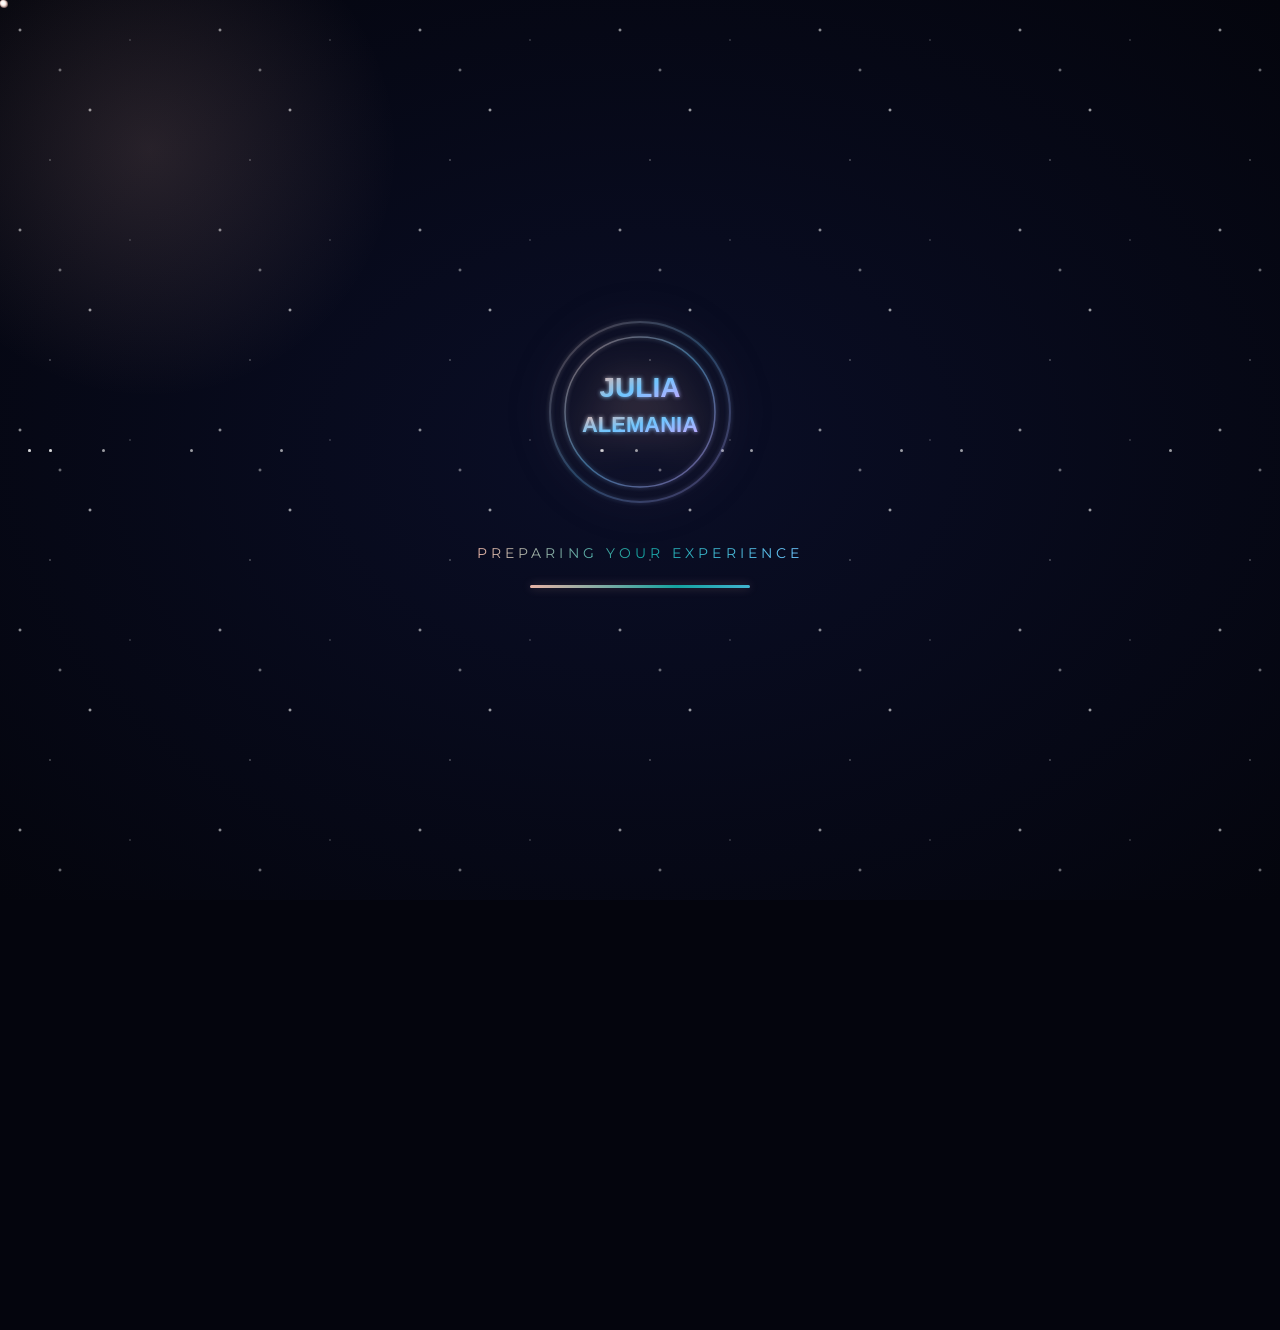
<file: projects.html>
<!DOCTYPE html>
<html lang="en">
<head>
<meta charset="UTF-8">
<meta name="viewport" content="width=device-width, initial-scale=1">
<title>Projects | Julia Cassandra Alemania</title>
<meta name="description" content="A curated selection of Julia Alemania's web systems and apps.">
<link rel="icon" href="images/favicon.png">
<link rel="preconnect" href="https://fonts.googleapis.com"><link rel="preconnect" href="https://fonts.gstatic.com" crossorigin>
<link rel="stylesheet" href="https://fonts.googleapis.com/css2?family=Gloock&family=Montserrat:wght@400;500;600;800&display=swap">
<link rel="stylesheet" href="https://cdnjs.cloudflare.com/ajax/libs/font-awesome/6.5.1/css/all.min.css" crossorigin="anonymous">
<link rel="stylesheet" href="css/design-a-base.css?v=1">
<link rel="stylesheet" href="css/design-a-enhancements.css?v=1">
<link rel="stylesheet" href="css/design-a-interaction.css?v=1">
<style>
/* Projects-specific */
.proj-hero{min-height:70svh;display:flex;flex-direction:column;align-items:center;justify-content:center;text-align:center;padding:90px 20px 40px}
.proj-hero h1{font-family:var(--serif);font-weight:400;font-size:clamp(3.4rem,10vw,7.4rem);line-height:1;letter-spacing:-.02em;text-shadow:0 6px 40px rgba(0,0,0,.6)}
.proj-hero .sub{max-width:720px;margin:14px auto 0;color:var(--mute);font-size:1.02rem}
.proj-hero .eyebrow{font-size:.7rem;font-weight:600;letter-spacing:.4em;text-transform:uppercase;color:#6f8fb3;margin-bottom:10px}

/* Big project category card */
.choose{max-width:1020px;margin:0 auto;padding:0 24px 80px}
.cat-card{position:relative;display:flex;flex-direction:column;justify-content:flex-end;min-height:min(620px,82svh);padding:40px;border-radius:44px;border:1px solid var(--line);overflow:hidden;isolation:isolate;transition:transform .45s cubic-bezier(.2,.8,.2,1),border-color .3s,box-shadow .3s;text-decoration:none}
.cat-card:hover{transform:translateY(-8px);border-color:rgba(255,255,255,.3);box-shadow:0 30px 80px rgba(0,0,0,.55)}
.cat-card .bg{position:absolute;inset:0;z-index:-2;background-size:cover;background-position:center;transition:transform .9s cubic-bezier(.2,.8,.2,1);filter:saturate(1.1)}
.cat-card:hover .bg{transform:scale(1.02)}
.cat-card::after{content:"";position:absolute;inset:0;z-index:-1;background:linear-gradient(to top,rgba(4,5,13,.97) 10%,rgba(4,5,13,.7) 38%,rgba(4,5,13,0) 62%)}
.cat-num,.cat-count{position:absolute;top:30px;font-size:.7rem;font-weight:800;letter-spacing:.16em;padding:10px 16px;border-radius:99px;background:rgba(8,9,16,.7);border:1px solid var(--line);backdrop-filter:blur(8px);color:#c9c4d3}
.cat-num{left:30px}
.cat-count{right:30px;display:flex;align-items:center;gap:9px;text-transform:uppercase}
.cat-count::before{content:"";width:8px;height:8px;border-radius:50%;background:var(--dot)}
.cat-kicker{font-size:.72rem;font-weight:800;letter-spacing:.38em;text-transform:uppercase;color:var(--dot)}
.cat-card h2{font-family:var(--sans);font-weight:800;font-size:clamp(2rem,4.2vw,3.5rem);line-height:1.02;letter-spacing:-.01em;text-transform:uppercase;margin:12px 0 28px;color:var(--ink)}
.cat-go{align-self:flex-start;display:inline-flex;align-items:center;gap:20px;padding:8px 8px 8px 30px;border-radius:99px;border:1px solid var(--line);background:rgba(8,9,16,.55);backdrop-filter:blur(8px);font-size:.76rem;font-weight:800;letter-spacing:.18em;text-transform:uppercase;color:#c9c4d3}
.cat-go i{width:50px;height:50px;border-radius:50%;background:#f1eeee;color:#0b0b12;display:grid;place-items:center;transition:transform .3s}
.cat-card:hover .cat-go i{transform:rotate(45deg)}
.web-cat{--dot:var(--blue)}
.web-cat .bg{background:linear-gradient(135deg,#0a1628,#0d2847)}

@media(max-width:640px){
  .cat-card{min-height:500px;padding:28px;border-radius:34px}
}
</style>
<script src="js/design-a-common.js?v=1" defer></script>
<script src="js/design-a-enhancements.js?v=1" defer></script>
<script src="js/design-a-interaction.js?v=1" defer></script>
</head>
<body>
<canvas id="sky" aria-hidden="true"></canvas>
<div class="aurora" aria-hidden="true"><i></i><i></i></div>

<button class="menu-btn" id="menuBtn" aria-label="Open menu" aria-expanded="false"><i class="fa-solid fa-ellipsis" aria-hidden="true"></i></button>
<nav class="overlay" id="overlay" aria-label="Main" aria-hidden="true">
  <div class="shards" id="shards" aria-hidden="true"></div>
  <button class="close-btn" id="closeBtn" type="button" aria-label="Close menu"><i class="fa-solid fa-xmark" aria-hidden="true"></i></button>
  <a href="about.html"><span>About Me</span><small>Who I am and how I work</small></a>
  <a href="experience.html"><span>Experience</span><small>Training, events and milestones</small></a>
  <a href="projects.html"><span>Projects</span><small>Things I've designed and built</small></a>
  <a href="contact.html"><span>Contact Me</span><small>Got a project in mind? Say hello</small></a>
  <a href="links.html"><span>Quick Links</span><small>All my links and channels in one place</small></a>
</nav>

<main>
  <section class="proj-hero">
    <p class="eyebrow">Creative Portfolio</p>
    <h1>Project Nexus</h1>
    <p class="sub">A curated selection of my digital work, from complete web systems to games and apps, built from the database to the dashboard.</p>
  </section>

  <section class="choose">
    <a class="cat-card web-cat" href="web-projects.html">
      <span class="bg" aria-hidden="true"></span>
      <span class="cat-num">01</span>
      <span class="cat-count">4 Projects</span>
      <span class="cat-kicker">Digital Systems</span>
      <h2>Web Design &amp; Development</h2>
      <span class="cat-go">Enter Portfolio <i><svg width="16" height="16" viewBox="0 0 24 24" fill="none" stroke="currentColor" stroke-width="2.4" stroke-linecap="round" stroke-linejoin="round" aria-hidden="true"><path d="M7 17 17 7M8 7h9v9"/></svg></i></span>
    </a>
  </section>
</main>

<div class="socials">
  <a href="https://www.linkedin.com/in/julia-cassandra-alemania-911831444" target="_blank" rel="noopener" aria-label="LinkedIn"><i class="fa-brands fa-linkedin"></i></a>
  <a href="https://github.com/lcct-24-13115" target="_blank" rel="noopener" aria-label="GitHub"><i class="fa-brands fa-github"></i></a>
  <a href="https://www.instagram.com/makethoiu_" target="_blank" rel="noopener" aria-label="Instagram"><i class="fa-brands fa-instagram"></i></a>
  <a href="https://www.facebook.com/JCUA24" target="_blank" rel="noopener" aria-label="Facebook"><i class="fa-brands fa-facebook"></i></a>
</div>
<div class="cur" id="cur" aria-hidden="true"></div>
<div class="copy">&copy; 2026 Julia Alemania</div>
</body>
</html>
</file>
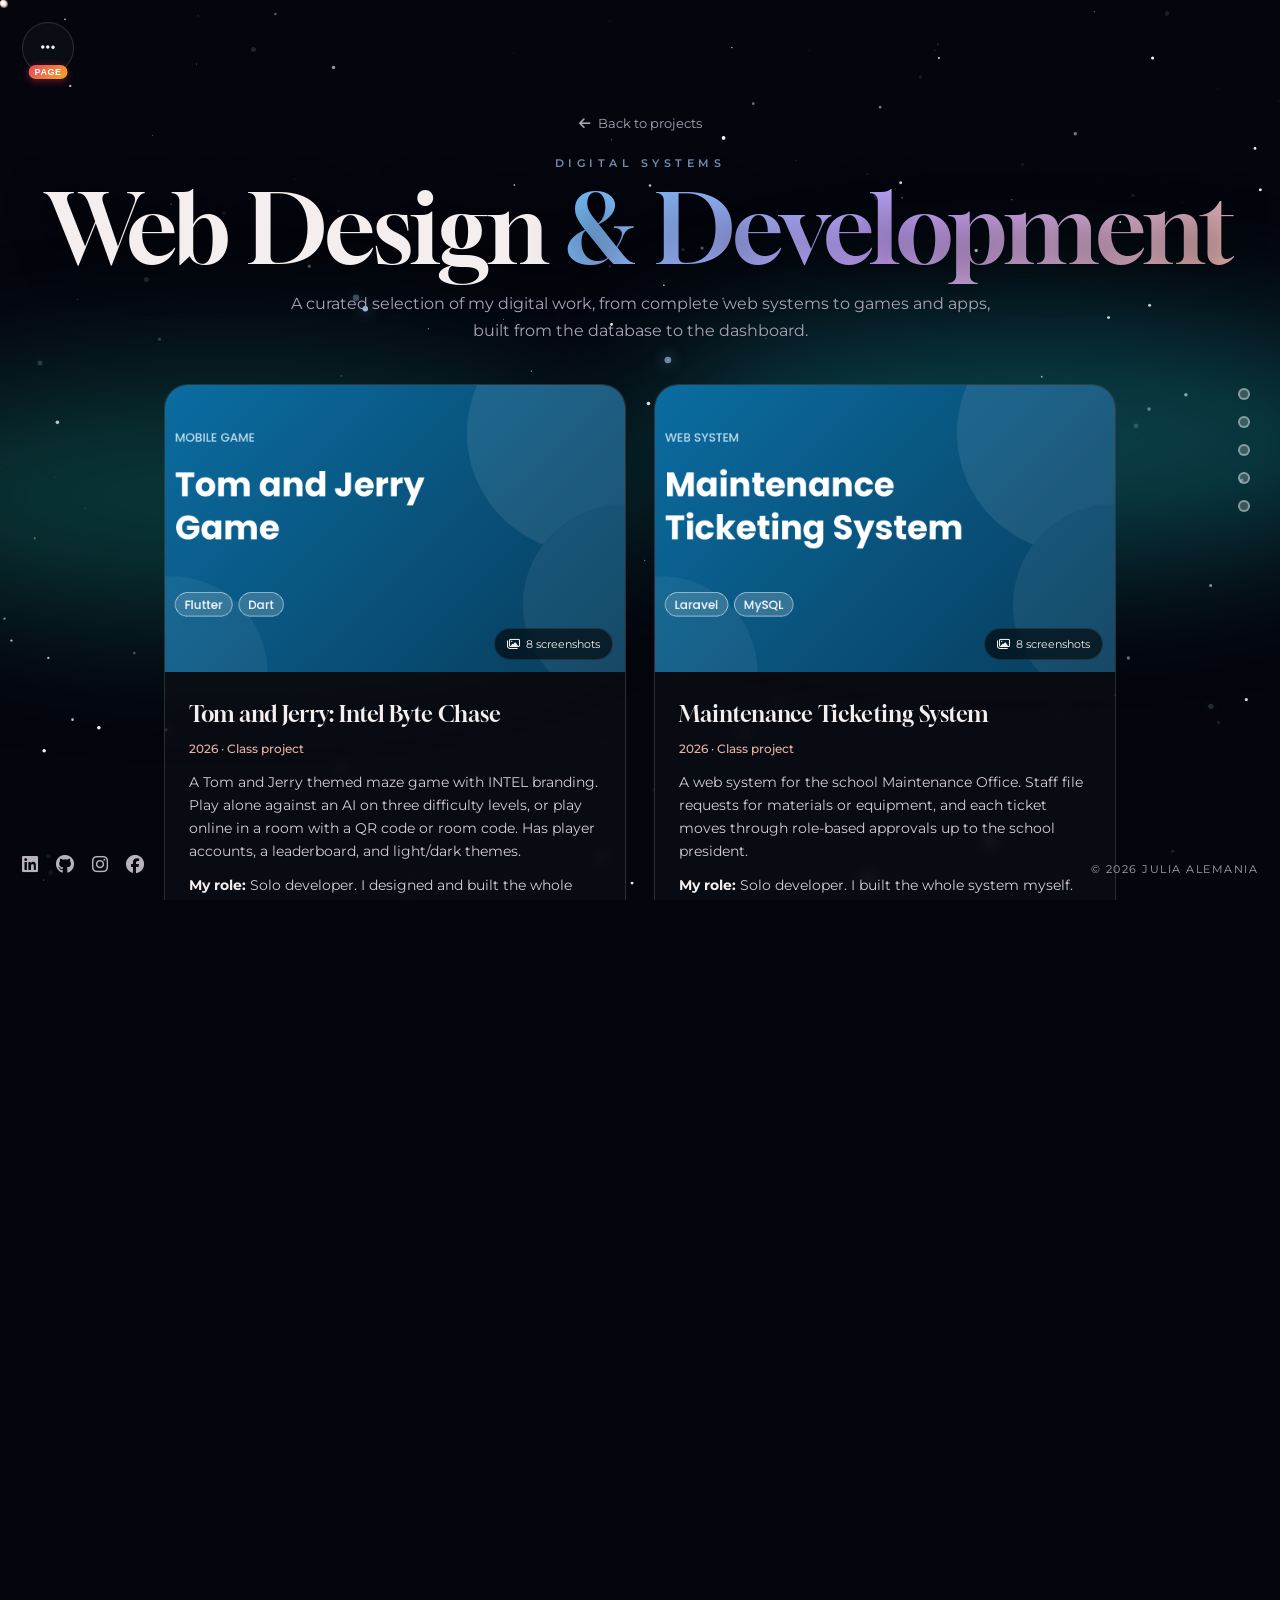
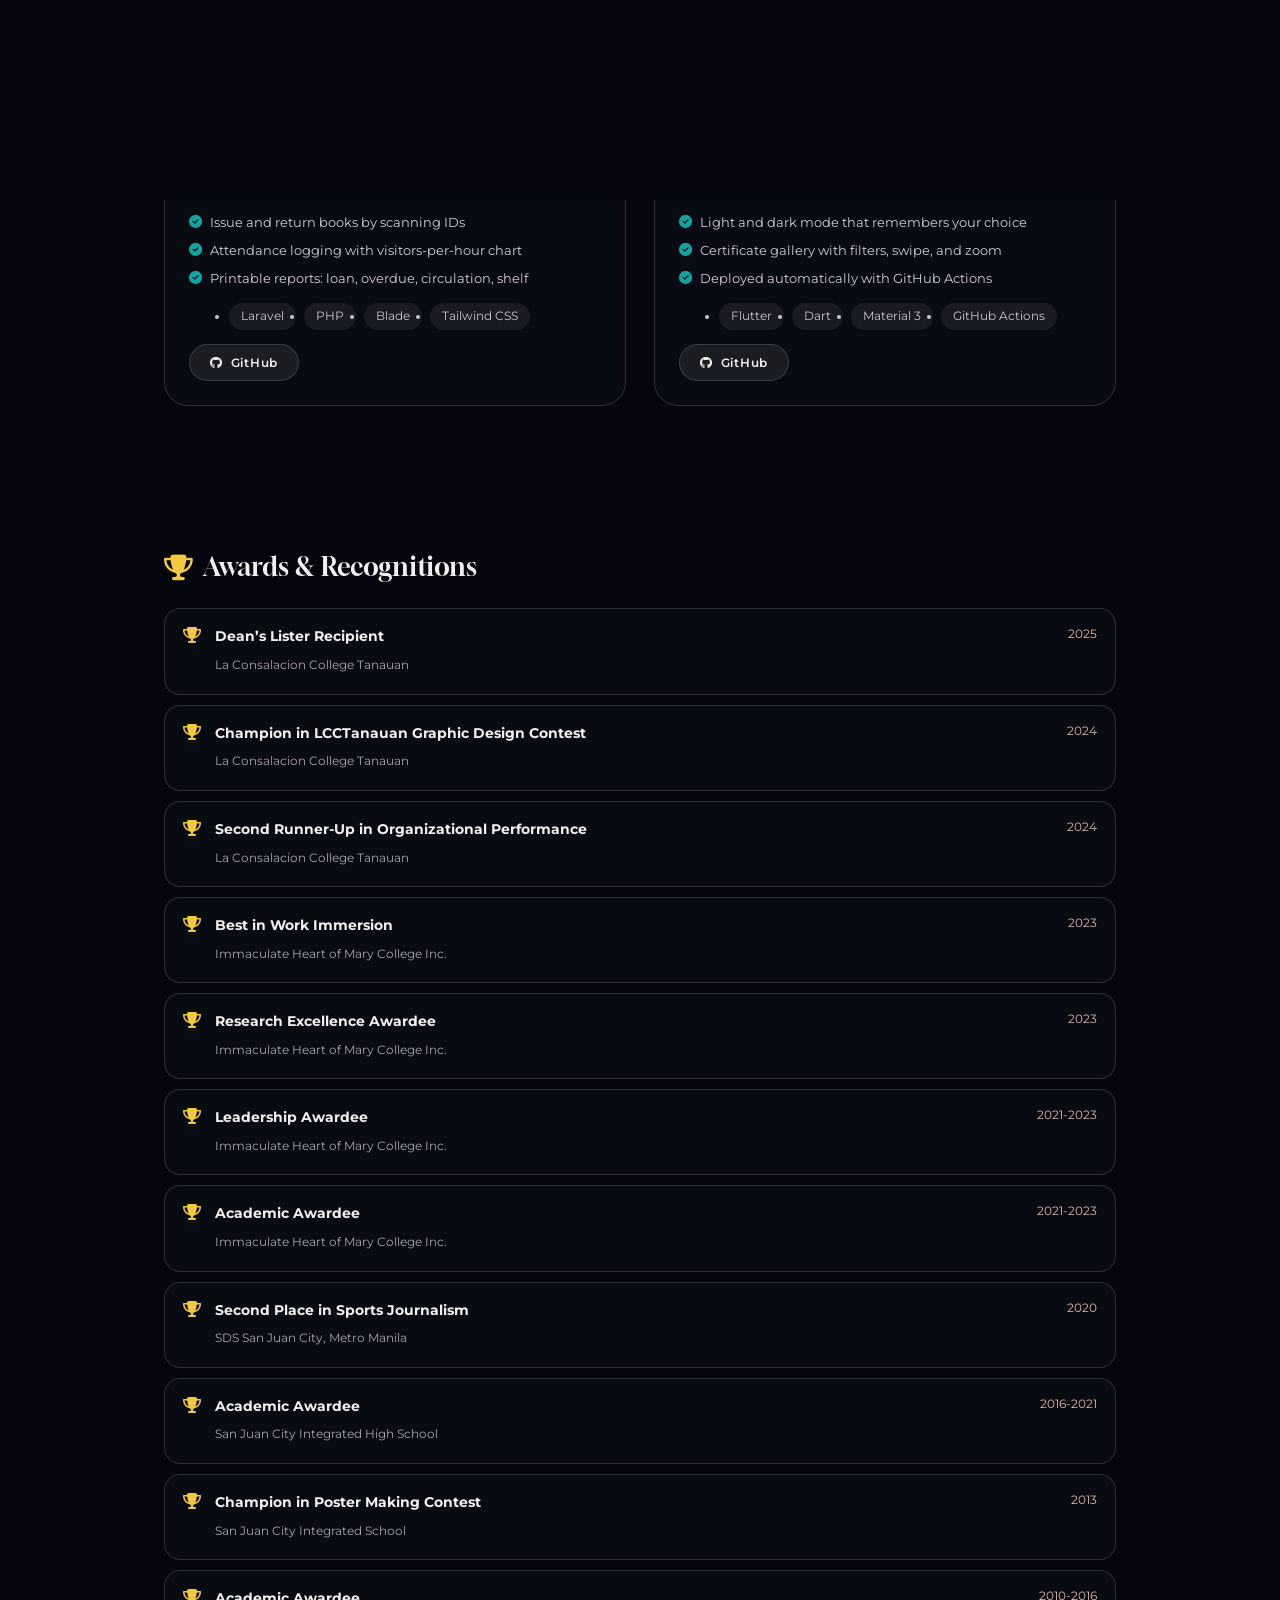
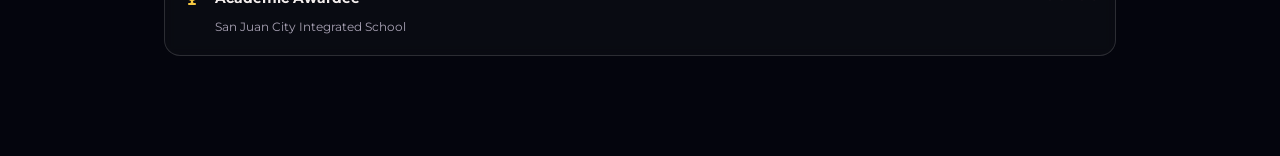
<file: web-projects.html>
<!DOCTYPE html>
<html lang="en">
<head>
<meta charset="UTF-8">
<meta name="viewport" content="width=device-width, initial-scale=1">
<title>Web Design &amp; Development | Julia Cassandra Alemania</title>
<meta name="description" content="Web design and development projects by Julia Cassandra U. Alemania — library system, maintenance ticketing, portfolio app, and more.">
<link rel="icon" href="images/favicon.png">
<link rel="preconnect" href="https://fonts.googleapis.com"><link rel="preconnect" href="https://fonts.gstatic.com" crossorigin>
<link rel="stylesheet" href="https://fonts.googleapis.com/css2?family=Gloock&family=Montserrat:wght@400;500;600;800&display=swap">
<link rel="stylesheet" href="https://cdnjs.cloudflare.com/ajax/libs/font-awesome/6.5.1/css/all.min.css" crossorigin="anonymous">
<link rel="stylesheet" href="css/design-a-base.css?v=1">
<link rel="stylesheet" href="css/design-a-webprojects.css?v=1">
<link rel="stylesheet" href="css/design-a-enhancements.css?v=1">
<link rel="stylesheet" href="css/design-a-interaction.css?v=1">
<script src="js/design-a-common.js?v=1" defer></script>
<script src="js/design-a-enhancements.js?v=1" defer></script>
<script src="js/design-a-interaction.js?v=1" defer></script>
</head>
<body>
<canvas id="sky" aria-hidden="true"></canvas>
<div class="aurora" aria-hidden="true"><i></i><i></i></div>

<button class="menu-btn" id="menuBtn" aria-label="Open menu" aria-expanded="false"><i class="fa-solid fa-ellipsis" aria-hidden="true"></i></button>
<nav class="overlay" id="overlay" aria-label="Main" aria-hidden="true">
  <div class="shards" id="shards" aria-hidden="true"></div>
  <button class="close-btn" id="closeBtn" type="button" aria-label="Close menu"><i class="fa-solid fa-xmark" aria-hidden="true"></i></button>
  <a href="about.html"><span>About Me</span><small>Who I am and how I work</small></a>
  <a href="experience.html"><span>Experience</span><small>Training, events and milestones</small></a>
  <a href="projects.html"><span>Projects</span><small>Things I've designed and built</small></a>
  <a href="contact.html"><span>Contact Me</span><small>Got a project in mind? Say hello</small></a>
  <a href="links.html"><span>Quick Links</span><small>All my links and channels in one place</small></a>
</nav>

<main>
  <!-- ===== Hero ===== -->
  <section class="page-hero" style="padding-top:110px;padding-bottom:40px">
    <a class="back-link" href="projects.html"><i class="fa-solid fa-arrow-left"></i> Back to projects</a>
    <p class="eyebrow">Digital Systems</p>
    <h1>Web Design <span class="grad">&amp; Development</span></h1>
    <p class="sub">A curated selection of my digital work, from complete web systems to games and apps, built from the database to the dashboard.</p>
  </section>

  <!-- ===== Projects ===== -->
  <section style="max-width:1000px;margin:0 auto;padding:0 24px 60px">
    <div class="proj-grid">
      <!-- Tom and Jerry -->
      <article class="proj-card reveal">
        <div class="proj-cover">
          <img src="images/projects/project_tom_and_jerry.png" alt="Screenshot of Tom and Jerry: Intel Byte Chase" loading="lazy" width="1280" height="720">
          <span class="shots-badge"><i class="fa-regular fa-images"></i> 8 screenshots</span>
        </div>
        <div class="proj-body">
          <h3>Tom and Jerry: Intel Byte Chase</h3>
          <p class="meta">2026 · Class project</p>
          <p>A Tom and Jerry themed maze game with INTEL branding. Play alone against an AI on three difficulty levels, or play online in a room with a QR code or room code. Has player accounts, a leaderboard, and light/dark themes.</p>
          <p><strong>My role:</strong> Solo developer. I designed and built the whole game myself.</p>
          <details>
            <summary>Case study and features</summary>
            <div class="case">
              <div><dt>Challenge</dt><dd>A maze game that feels fair whether you play alone or online.</dd></div>
              <div><dt>What I built</dt><dd>A Flutter game with AI, online rooms, player accounts, and leaderboard.</dd></div>
              <div><dt>Result</dt><dd>Live and playable online.</dd></div>
            </div>
          </details>
          <ul class="checks">
            <li><i class="fa-solid fa-circle-check"></i> Solo mode against AI with three difficulty levels</li>
            <li><i class="fa-solid fa-circle-check"></i> Online rooms joined with QR code or room code</li>
            <li><i class="fa-solid fa-circle-check"></i> Player accounts with a leaderboard</li>
          </ul>
          <ul class="proj-chips"><li>Flutter</li><li>Dart</li><li>Multiplayer</li><li>Firebase Hosting</li></ul>
          <div class="proj-btns">
            <a class="proj-btn" href="https://github.com/lcct-24-13115/tom_and_jerry_new" target="_blank" rel="noopener"><i class="fa-brands fa-github"></i> GitHub</a>
            <a class="proj-btn-outline" href="https://tom-jerry-multiplayer.web.app/" target="_blank" rel="noopener"><i class="fa-solid fa-arrow-up-right-from-square"></i> Live demo</a>
          </div>
        </div>
      </article>

      <!-- Maintenance -->
      <article class="proj-card reveal">
        <div class="proj-cover">
          <img src="images/projects/project_school_maintenance.png" alt="Screenshot of Maintenance Ticketing System" loading="lazy" width="1280" height="720">
          <span class="shots-badge"><i class="fa-regular fa-images"></i> 8 screenshots</span>
        </div>
        <div class="proj-body">
          <h3>Maintenance Ticketing System</h3>
          <p class="meta">2026 · Class project</p>
          <p>A web system for the school Maintenance Office. Staff file requests for materials or equipment, and each ticket moves through role-based approvals up to the school president.</p>
          <p><strong>My role:</strong> Solo developer. I built the whole system myself.</p>
          <details>
            <summary>Case study and features</summary>
            <div class="case">
              <div><dt>Challenge</dt><dd>Requests have to pass through several offices before approval.</dd></div>
              <div><dt>What I built</dt><dd>A Laravel system with role dashboards and a Kanban-style board.</dd></div>
              <div><dt>Result</dt><dd>Every request followed from filing to completion.</dd></div>
            </div>
          </details>
          <ul class="checks">
            <li><i class="fa-solid fa-circle-check"></i> Three request forms: facilities, requisition, and repairs</li>
            <li><i class="fa-solid fa-circle-check"></i> Separate dashboards for each role</li>
            <li><i class="fa-solid fa-circle-check"></i> Maintenance board with New, Doing, Done columns</li>
          </ul>
          <ul class="proj-chips"><li>Laravel</li><li>PHP</li><li>MySQL</li><li>Blade</li></ul>
          <div class="proj-btns">
            <a class="proj-btn" href="https://github.com/lcct-24-13115/school-maintenance-system" target="_blank" rel="noopener"><i class="fa-brands fa-github"></i> GitHub</a>
          </div>
        </div>
      </article>

      <!-- Library -->
      <article class="proj-card reveal">
        <div class="proj-cover">
          <img src="images/projects/project_library_system.png" alt="Screenshot of Integrated Library Management System" loading="lazy" width="1280" height="720">
          <span class="shots-badge"><i class="fa-regular fa-images"></i> 11 screenshots</span>
        </div>
        <div class="proj-body">
          <h3>Integrated Library Management System</h3>
          <p class="meta">2026 · Class project</p>
          <p>A library system for book loans and returns, patron profiles, reservations, attendance logging, borrowing history reports, and staff accounts with roles.</p>
          <p><strong>My role:</strong> Solo developer. I built the whole system from database to reports.</p>
          <details>
            <summary>Case study and features</summary>
            <div class="case">
              <div><dt>Challenge</dt><dd>Track loans, returns, reservations and visitors without losing records.</dd></div>
              <div><dt>What I built</dt><dd>A Laravel system with barcode scanning, attendance and printable reports.</dd></div>
              <div><dt>Result</dt><dd>Daily library work runs from one system.</dd></div>
            </div>
          </details>
          <ul class="checks">
            <li><i class="fa-solid fa-circle-check"></i> Issue and return books by scanning IDs</li>
            <li><i class="fa-solid fa-circle-check"></i> Attendance logging with visitors-per-hour chart</li>
            <li><i class="fa-solid fa-circle-check"></i> Printable reports: loan, overdue, circulation, shelf</li>
          </ul>
          <ul class="proj-chips"><li>Laravel</li><li>PHP</li><li>Blade</li><li>Tailwind CSS</li></ul>
          <div class="proj-btns">
            <a class="proj-btn" href="https://github.com/lcct-24-13115/library-system" target="_blank" rel="noopener"><i class="fa-brands fa-github"></i> GitHub</a>
          </div>
        </div>
      </article>

      <!-- Portfolio App -->
      <article class="proj-card reveal">
        <div class="proj-cover">
          <img src="images/projects/project_portfolio.png" alt="Screenshot of My Portfolio App (Flutter)" loading="lazy" width="1280" height="720">
          <span class="shots-badge"><i class="fa-regular fa-images"></i> 6 screenshots</span>
        </div>
        <div class="proj-body">
          <h3>My Portfolio App (Flutter)</h3>
          <p class="meta">2026 · Class project</p>
          <p>The Flutter version of this portfolio: a five-tab app with a light/dark theme, certificate gallery, and automatic deployment to GitHub Pages.</p>
          <p><strong>My role:</strong> Solo developer. I designed, coded and deployed this app myself.</p>
          <details>
            <summary>Case study and features</summary>
            <div class="case">
              <div><dt>Challenge</dt><dd>Show skills and certificates on any device in light or dark mode.</dd></div>
              <div><dt>What I built</dt><dd>A five-tab Flutter app with gallery, filters, swipe and zoom.</dd></div>
              <div><dt>Result</dt><dd>Published online with automated deployment.</dd></div>
            </div>
          </details>
          <ul class="checks">
            <li><i class="fa-solid fa-circle-check"></i> Light and dark mode that remembers your choice</li>
            <li><i class="fa-solid fa-circle-check"></i> Certificate gallery with filters, swipe, and zoom</li>
            <li><i class="fa-solid fa-circle-check"></i> Deployed automatically with GitHub Actions</li>
          </ul>
          <ul class="proj-chips"><li>Flutter</li><li>Dart</li><li>Material 3</li><li>GitHub Actions</li></ul>
          <div class="proj-btns">
            <a class="proj-btn" href="https://github.com/lcct-24-13115/my_portfolio" target="_blank" rel="noopener"><i class="fa-brands fa-github"></i> GitHub</a>
          </div>
        </div>
      </article>
    </div>
  </section>

  <!-- ===== Awards ===== -->
  <section class="awards-section">
    <h3><i class="fa-solid fa-trophy"></i> Awards &amp; Recognitions</h3>
    <ul class="awards">
      <li><i class="fa-solid fa-trophy"></i><div><strong>Dean&rsquo;s Lister Recipient</strong><span>La Consalacion College Tanauan</span></div><span class="date">2025</span></li>
      <li><i class="fa-solid fa-trophy"></i><div><strong>Champion in LCCTanauan Graphic Design Contest</strong><span>La Consalacion College Tanauan</span></div><span class="date">2024</span></li>
      <li><i class="fa-solid fa-trophy"></i><div><strong>Second Runner-Up in Organizational Performance</strong><span>La Consalacion College Tanauan</span></div><span class="date">2024</span></li>
      <li><i class="fa-solid fa-trophy"></i><div><strong>Best in Work Immersion</strong><span>Immaculate Heart of Mary College Inc.</span></div><span class="date">2023</span></li>
      <li><i class="fa-solid fa-trophy"></i><div><strong>Research Excellence Awardee</strong><span>Immaculate Heart of Mary College Inc.</span></div><span class="date">2023</span></li>
      <li><i class="fa-solid fa-trophy"></i><div><strong>Leadership Awardee</strong><span>Immaculate Heart of Mary College Inc.</span></div><span class="date">2021-2023</span></li>
      <li><i class="fa-solid fa-trophy"></i><div><strong>Academic Awardee</strong><span>Immaculate Heart of Mary College Inc.</span></div><span class="date">2021-2023</span></li>
      <li><i class="fa-solid fa-trophy"></i><div><strong>Second Place in Sports Journalism</strong><span>SDS San Juan City, Metro Manila</span></div><span class="date">2020</span></li>
      <li><i class="fa-solid fa-trophy"></i><div><strong>Academic Awardee</strong><span>San Juan City Integrated High School</span></div><span class="date">2016-2021</span></li>
      <li><i class="fa-solid fa-trophy"></i><div><strong>Champion in Poster Making Contest</strong><span>San Juan City Integrated School</span></div><span class="date">2013</span></li>
      <li><i class="fa-solid fa-trophy"></i><div><strong>Academic Awardee</strong><span>San Juan City Integrated School</span></div><span class="date">2010-2016</span></li>
    </ul>
  </section>
</main>

<div class="socials">
  <a href="https://www.linkedin.com/in/julia-cassandra-alemania-911831444" target="_blank" rel="noopener" aria-label="LinkedIn"><i class="fa-brands fa-linkedin"></i></a>
  <a href="https://github.com/lcct-24-13115" target="_blank" rel="noopener" aria-label="GitHub"><i class="fa-brands fa-github"></i></a>
  <a href="https://www.instagram.com/makethoiu_" target="_blank" rel="noopener" aria-label="Instagram"><i class="fa-brands fa-instagram"></i></a>
  <a href="https://www.facebook.com/JCUA24" target="_blank" rel="noopener" aria-label="Facebook"><i class="fa-brands fa-facebook"></i></a>
</div>
<div class="cur" id="cur" aria-hidden="true"></div>
<div class="copy">&copy; 2026 Julia Alemania</div>
</body>
</html>
</file>
<file: css/julia-style.css>
/* ==========================================================
   Julia Cassandra Alemania | Portfolio
   Stylesheet - sections:
   1. Fonts and design tokens (light / dark)
   2. Base and layout helpers
   3. Header and navigation
   4. Hero
   5. Cards, chips, buttons
   6. Section content (about, timeline, skills, projects, contact)
   7. Lightbox, toast, footer
   8. Animations
   9. Responsive (media queries)
   ========================================================== */

/* ---------- 1. Fonts and design tokens ---------- */
@font-face {
  font-family: "Poppins";
  src: url("../fonts/Poppins-Regular.ttf") format("truetype");
  font-weight: 400;
  font-display: swap;
}
@font-face {
  font-family: "Poppins";
  src: url("../fonts/Poppins-Medium.ttf") format("truetype");
  font-weight: 500;
  font-display: swap;
}
@font-face {
  font-family: "Poppins";
  src: url("../fonts/Poppins-Bold.ttf") format("truetype");
  font-weight: 700;
  font-display: swap;
}

/* Palette: ultramarine (brand), ink, blush and sun (accents), soft paper. */
:root {
  --brand: #2d3cdb;
  --brand-deep: #1a22a0;
  --on-brand: #ffffff;
  --ink: #12163a;
  --blush: #ffdde8;
  --sun: #ffc24b;
  --hero-bg: #2d3cdb;

  --bg: #f8f7fc;
  --bg-alt: #eeedfa;
  --surface: #ffffff;
  --text: #14173a;
  --text-muted: #4d5278;
  --border: #d9d8ee;
  --chip-bg: #e4e6ff;
  --chip-text: #1d2693;
  --link: #2d3cdb;
  --focus: #2d3cdb;
  --tint-1: #e4e6ff;
  --tint-2: #ffdde8;
  --tint-3: #ffefc9;
  --tint-ink: #14173a;
  --shadow: 0 1px 0 rgba(18, 22, 58, 0.04);
  --radius: 18px;
  --header-h: 68px;
  --wide: 1500px;
  --display: "Bricolage Grotesque", "Poppins", "Segoe UI", Roboto, Arial, sans-serif;
}

/* Dark values: used when the visitor picks dark, or when the system is dark
   and the visitor has not picked anything yet. */
:root[data-theme="dark"] {
  --hero-bg: #171c5c;
  --bg: #0c0f26;
  --bg-alt: #121638;
  --surface: #181c45;
  --text: #eef0ff;
  --text-muted: #aeb3dc;
  --border: #2b3072;
  --chip-bg: #262c6e;
  --chip-text: #dadeff;
  --link: #9aa6ff;
  --focus: #ffc24b;
  --tint-1: #262c6e;
  --tint-2: #4a2340;
  --tint-3: #4a3a14;
  --tint-ink: #f4f5ff;
  color-scheme: dark;
}
@media (prefers-color-scheme: dark) {
  :root:not([data-theme="light"]) {
    --hero-bg: #171c5c;
    --bg: #0c0f26;
    --bg-alt: #121638;
    --surface: #181c45;
    --text: #eef0ff;
    --text-muted: #aeb3dc;
    --border: #2b3072;
    --chip-bg: #262c6e;
    --chip-text: #dadeff;
    --link: #9aa6ff;
    --focus: #ffc24b;
    --tint-1: #262c6e;
    --tint-2: #4a2340;
    --tint-3: #4a3a14;
    --tint-ink: #f4f5ff;
    color-scheme: dark;
  }
}

/* ---------- 2. Base and layout helpers ---------- */
*,
*::before,
*::after {
  box-sizing: border-box;
}

html {
  font-size: 100%;
  scroll-behavior: smooth;
  scroll-padding-top: calc(var(--header-h) + 8px);
}

body {
  margin: 0;
  font-family: "Poppins", "Segoe UI", Roboto, Arial, sans-serif;
  font-size: 1rem;
  line-height: 1.7;
  color: var(--text);
  background: var(--bg);
  transition: background 0.3s ease, color 0.3s ease;
}

img {
  max-width: 100%;
  height: auto;
  display: block;
}

a {
  color: var(--link);
}

h1, h2, h3, h4 {
  font-family: var(--display);
  line-height: 1.2;
  margin: 0 0 0.5rem;
  letter-spacing: -0.01em;
}
p {
  margin: 0 0 0.9rem;
}
ul, ol {
  margin: 0;
  padding: 0;
  list-style: none;
}

:focus-visible {
  outline: 3px solid var(--focus);
  outline-offset: 3px;
}

.container {
  width: min(var(--wide), 100% - 3rem);
  margin-inline: auto;
}
.container.narrow {
  width: min(960px, 100% - 3rem);
}

.sr-only {
  position: absolute;
  width: 1px;
  height: 1px;
  overflow: hidden;
  clip: rect(0 0 0 0);
  white-space: nowrap;
}

.skip-link {
  position: absolute;
  left: 0.5rem;
  top: -4rem;
  background: #fff;
  color: #000;
  padding: 0.6rem 1rem;
  border-radius: 8px;
  z-index: 200;
}
.skip-link:focus {
  top: 0.5rem;
}

/* Grids */
.grid {
  display: grid;
  gap: 1.25rem;
}
.grid-2 {
  grid-template-columns: repeat(2, 1fr);
}
.grid-3 {
  grid-template-columns: repeat(auto-fill, minmax(290px, 1fr));
}
.card-list {
  margin-top: 0.5rem;
}

/* ---------- 3. Header and navigation ---------- */
.site-header {
  position: sticky;
  top: 0;
  z-index: 100;
  height: var(--header-h);
  background: var(--bg);
  background: color-mix(in srgb, var(--bg) 88%, transparent);
  -webkit-backdrop-filter: blur(12px);
  backdrop-filter: blur(12px);
  color: var(--text);
  border-bottom: 1px solid var(--border);
}

.header-inner {
  height: 100%;
  width: min(var(--wide), 100% - 3rem);
  margin-inline: auto;
  display: flex;
  align-items: center;
  gap: 0.75rem;
}

/* Brand: round "JA" monogram + name */
.brand {
  display: inline-flex;
  align-items: center;
  gap: 0.65rem;
  color: var(--text);
  font-family: var(--display);
  font-weight: 800;
  font-size: 1.2rem;
  letter-spacing: -0.01em;
  text-decoration: none;
  margin-right: auto;
}
.brand::before {
  content: "JA";
  display: grid;
  place-items: center;
  width: 38px;
  height: 38px;
  border-radius: 50%;
  background: var(--brand);
  color: #fff;
  font-size: 0.85rem;
  letter-spacing: 0;
  box-shadow: 3px 3px 0 var(--sun);
}

.site-nav ul {
  display: flex;
  gap: 0.2rem;
}
.site-nav a {
  display: block;
  color: var(--text);
  text-decoration: none;
  padding: 0.45rem 0.95rem;
  border-radius: 999px;
  font-weight: 500;
  font-size: 0.95rem;
  transition: background 0.2s, color 0.2s;
}
.site-nav a:hover {
  background: var(--chip-bg);
}
.site-nav a.active {
  background: var(--brand);
  color: #fff;
}

.icon-btn {
  background: transparent;
  border: 0;
  color: inherit;
  width: 40px;
  height: 40px;
  border-radius: 50%;
  display: inline-grid;
  place-items: center;
  font-size: 1.1rem;
  cursor: pointer;
  transition: background 0.2s;
  flex-shrink: 0;
}
.icon-btn:hover {
  background: rgba(127, 127, 127, 0.25);
}
.site-header .icon-btn {
  border: 1.5px solid var(--border);
}
.site-header .icon-btn:hover {
  background: var(--chip-bg);
}
.nav-toggle {
  display: none;
}

/* ---------- 4. Hero ---------- */
.hero {
  position: relative;
  overflow: hidden;
  background: var(--hero-bg);
  color: #fff;
  padding: 3rem 0;
  /* The hero fills the whole screen under the header. */
  min-height: calc(100vh - var(--header-h));
  min-height: calc(100svh - var(--header-h));
  display: flex;
  align-items: center;
}
/* A large blush circle that sits half off-screen behind the content. */
.hero::before {
  content: "";
  position: absolute;
  width: clamp(380px, 52vw, 860px);
  aspect-ratio: 1;
  right: -14vw;
  bottom: -26vw;
  border-radius: 50%;
  background: var(--blush);
  opacity: 0.16;
}
.hero-inner {
  position: relative;
  display: flex;
  align-items: center;
  justify-content: space-between;
  gap: clamp(2rem, 6vw, 6rem);
}
.hero-text {
  flex: 1 1 0;
  min-width: 0;
}
.hero-visual {
  position: relative;
  order: 2;
  flex-shrink: 0;
  width: clamp(240px, 30vw, 460px);
  margin-right: clamp(0rem, 2vw, 2.5rem);
}
/* The photo sits in an arch; a sun-colored arch peeks out behind it. */
.hero-visual::before {
  content: "";
  position: absolute;
  inset: 5% -9% -5% 9%;
  border-radius: 999px 999px 28px 28px;
  background: var(--sun);
  transform: rotate(5deg);
}
.hero-photo {
  position: relative;
  margin: 0;
  border-radius: 999px 999px 28px 28px;
  overflow: hidden;
  border: 5px solid #fff;
  background: #fff;
  box-shadow: 0 18px 40px rgba(8, 10, 60, 0.35);
}
.hero-photo img {
  width: 100%;
  aspect-ratio: 4 / 5;
  object-fit: cover;
  object-position: center top;
}
.stickers {
  position: absolute;
  inset: 0;
  pointer-events: none;
}
.sticker {
  position: absolute;
  display: inline-flex;
  align-items: center;
  gap: 0.45rem;
  max-width: 15rem;
  padding: 0.5rem 0.95rem;
  border-radius: 14px;
  font-family: var(--display);
  font-weight: 600;
  font-size: 0.85rem;
  line-height: 1.25;
  color: var(--ink);
  box-shadow: 4px 4px 0 var(--ink);
}
.sticker-a {
  top: 9%;
  left: -16%;
  background: var(--sun);
  transform: rotate(-5deg);
}
.sticker-b {
  bottom: 10%;
  left: -22%;
  background: var(--blush);
  transform: rotate(3deg);
}

.hero-hello {
  font-size: 1.05rem;
  font-weight: 500;
  color: var(--blush);
  margin-bottom: 0.3rem;
}
.hero h1 {
  font-size: clamp(2.3rem, 5.4vw, 5.2rem);
  font-weight: 800;
  line-height: 1.02;
  letter-spacing: -0.03em;
  margin-bottom: 1rem;
}
.hero h1 span {
  display: block;
}
.hero-role {
  font-family: var(--display);
  font-size: clamp(1.3rem, 2.4vw, 2rem);
  font-weight: 600;
  min-height: 2.4rem;
  color: var(--sun);
}
.cursor {
  animation: blink 1s steps(1) infinite;
  margin-left: 2px;
}
.hero-sub {
  color: rgba(255, 255, 255, 0.9);
  max-width: 34rem;
}

.social-row {
  display: flex;
  gap: 0.6rem;
  margin-top: 1.5rem;
}
.social-row a {
  width: 44px;
  height: 44px;
  display: grid;
  place-items: center;
  border-radius: 50%;
  background: rgba(255, 255, 255, 0.14);
  border: 1.5px solid rgba(255, 255, 255, 0.5);
  color: #fff;
  font-size: 1.1rem;
  transition: background 0.2s, color 0.2s;
}
.social-row a:hover {
  background: #fff;
  color: var(--brand-deep);
}

/* ---------- 5. Cards, chips, buttons ---------- */
.card {
  background: var(--surface);
  border: 1px solid var(--border);
  border-radius: var(--radius);
  box-shadow: var(--shadow);
  padding: 1.5rem;
  transition: border-color 0.2s, background 0.3s;
}
.card:hover {
  border-color: var(--brand);
}

.btn-row {
  display: flex;
  flex-wrap: wrap;
  gap: 0.6rem;
  margin: 1.5rem 0 0;
}
.btn {
  display: inline-flex;
  align-items: center;
  gap: 0.5rem;
  padding: 0.7rem 1.3rem;
  border-radius: 999px;
  font: inherit;
  font-weight: 500;
  font-size: 0.95rem;
  text-decoration: none;
  cursor: pointer;
  border: 2px solid transparent;
  transition: background 0.2s, color 0.2s, border-color 0.2s, box-shadow 0.2s, transform 0.2s;
}
/* The main button of the hero: sun yellow with a hard ink shadow */
.btn-light {
  background: var(--sun);
  color: var(--ink);
  box-shadow: 3px 3px 0 var(--ink);
}
.btn-light:hover {
  transform: translate(2px, 2px);
  box-shadow: 1px 1px 0 var(--ink);
}
.btn-ghost {
  background: transparent;
  color: #fff;
  border-color: rgba(255, 255, 255, 0.65);
}
.btn-ghost:hover {
  background: #fff;
  color: var(--brand-deep);
}
.btn-primary {
  background: var(--brand);
  color: #fff;
}
.btn-primary:hover {
  background: var(--brand-deep);
}
.btn-outline {
  background: transparent;
  color: var(--link);
  border-color: var(--link);
}
.btn-outline:hover {
  background: var(--chip-bg);
}

.chips {
  display: flex;
  flex-wrap: wrap;
  gap: 0.5rem;
  margin-bottom: 0.5rem;
}
.chips li,
.badges li {
  background: var(--chip-bg);
  color: var(--chip-text);
  padding: 0.3rem 0.9rem;
  border-radius: 999px;
  font-size: 0.88rem;
}
.chips.small li {
  font-size: 0.78rem;
  padding: 0.2rem 0.7rem;
}
.badges {
  display: flex;
  flex-wrap: wrap;
  gap: 0.4rem;
  margin-top: 0.7rem;
}
.badges li {
  font-size: 0.78rem;
  background: var(--tint-3);
  color: var(--tint-ink);
}
.badges li i {
  color: #c98a00;
}

/* ---------- 6. Section content ---------- */
.section {
  padding: 5.5rem 0;
}
.section.alt {
  background: var(--bg-alt);
}
.section-head {
  margin-bottom: 2.5rem;
}
.section-head h2 {
  font-size: clamp(2.1rem, 5vw, 3.4rem);
  font-weight: 800;
  letter-spacing: -0.025em;
  margin: 0;
}
/* Short sun-colored bar under every section title */
.section-head h2::after {
  content: "";
  display: block;
  width: 72px;
  height: 7px;
  border-radius: 7px;
  background: var(--sun);
  margin-top: 0.7rem;
}
.subheading {
  font-size: clamp(1.4rem, 2.6vw, 1.8rem);
  font-weight: 800;
  margin: 3.5rem 0 1.1rem;
  display: flex;
  align-items: center;
  gap: 0.7rem;
}
.subheading i {
  color: var(--link);
}
.card h3 {
  font-size: 1.25rem;
  font-weight: 800;
  margin-top: 0.25rem;
}
.card h3:not(:first-child) {
  margin-top: 1.4rem;
}
.meta {
  color: var(--text-muted);
  font-size: 0.88rem;
}

/* About: six interests fill two even rows of three */
#about .grid-3 {
  grid-template-columns: repeat(3, 1fr);
}
#about .grid-2,
#skills .grid-2 {
  align-items: start;
}
.details div {
  display: grid;
  grid-template-columns: 9.5rem 1fr;
  gap: 0.5rem;
  padding: 0.75rem 0;
  border-bottom: 1px dashed var(--border);
}
.details div:last-child {
  border-bottom: 0;
}
.details dt {
  font-weight: 500;
}
.details dt i {
  color: var(--link);
  width: 1.3rem;
}
.details dd {
  margin: 0;
  color: var(--text-muted);
}
.interest-icon {
  width: 50px;
  height: 50px;
  display: grid;
  place-items: center;
  border-radius: 50%;
  background: var(--tint-1);
  color: var(--tint-ink);
  font-size: 1.2rem;
  margin-bottom: 0.9rem;
}
/* Each interest gets one of three tints, so the grid has color without gradients */
.interest:nth-child(3n + 2) .interest-icon {
  background: var(--tint-2);
}
.interest:nth-child(3n) .interest-icon {
  background: var(--tint-3);
}
.interest h4 {
  font-size: 1.1rem;
  font-weight: 800;
}
.interest p {
  color: var(--text-muted);
  font-size: 0.92rem;
  margin: 0;
}

/* Timeline */
.timeline {
  position: relative;
  padding-left: 2.6rem;
}
.timeline::before {
  content: "";
  position: absolute;
  left: 9px;
  top: 0.6rem;
  bottom: 0.6rem;
  width: 3px;
  border-radius: 3px;
  background: var(--brand);
  opacity: 0.35;
}
.timeline-item {
  position: relative;
  margin-bottom: 1.1rem;
}
.timeline-item::before {
  content: "";
  position: absolute;
  left: -2.6rem;
  top: 1.7rem;
  width: 21px;
  height: 21px;
  border-radius: 50%;
  background: var(--bg-alt);
  border: 4px solid var(--brand);
}
.timeline-item.current::before {
  background: var(--sun);
  box-shadow: 0 0 0 5px rgba(255, 194, 75, 0.35);
}
.years {
  display: inline-block;
  background: var(--chip-bg);
  color: var(--chip-text);
  padding: 0.1rem 0.75rem;
  border-radius: 999px;
  font-weight: 500;
  font-size: 0.82rem;
  margin-bottom: 0.5rem;
}
.timeline h3 {
  margin-bottom: 0.2rem;
}

/* Skills */
.group-title {
  font-size: 0.95rem;
  font-weight: 700;
  color: var(--link);
  margin: 1.2rem 0 0.5rem;
}
.group-title:first-of-type {
  margin-top: 0.75rem;
}

.filters {
  display: flex;
  flex-wrap: wrap;
  gap: 0.5rem;
}
.chip-btn {
  font: inherit;
  font-size: 0.9rem;
  padding: 0.45rem 1.1rem;
  border-radius: 999px;
  border: 1.5px solid var(--border);
  background: var(--surface);
  color: var(--text);
  cursor: pointer;
  transition: background 0.2s, color 0.2s, border-color 0.2s;
}
.chip-btn:hover {
  background: var(--chip-bg);
  border-color: var(--brand);
}
.chip-btn.active {
  background: var(--brand);
  border-color: var(--brand);
  color: #fff;
}
.filter-status {
  color: var(--text-muted);
  font-size: 0.88rem;
  margin: 0.6rem 0 0.4rem;
}

.cert {
  display: flex;
  flex-direction: column;
  background: var(--surface);
  border: 1px solid var(--border);
  border-radius: var(--radius);
  overflow: hidden;
  transition: border-color 0.2s, box-shadow 0.2s;
}
.cert:hover {
  border-color: var(--brand);
  box-shadow: 4px 4px 0 var(--brand);
}
.cert[hidden] {
  display: none;
}
.cert-btn {
  position: relative;
  width: 100%;
  flex: 1;
  display: flex;
  flex-direction: column;
  text-align: left;
  font: inherit;
  color: inherit;
  background: transparent;
  border: 0;
  cursor: pointer;
  padding: 0;
}
.cert-dl {
  display: flex;
  align-items: center;
  justify-content: center;
  gap: 0.5rem;
  padding: 0.7rem 1rem;
  border-top: 1px solid var(--border);
  color: var(--link);
  font-weight: 500;
  font-size: 0.9rem;
  text-decoration: none;
  transition: background 0.2s;
}
.cert-dl:hover {
  background: var(--chip-bg);
}
.cert-btn img {
  width: 100%;
  aspect-ratio: 10 / 7;
  object-fit: cover;
  border-bottom: 1px solid var(--border);
}
.cert-info {
  display: flex;
  flex-direction: column;
  gap: 0.15rem;
  padding: 0.95rem 1.1rem 1.05rem;
  font-size: 0.85rem;
  color: var(--text-muted);
}
.cert-info strong {
  font-family: var(--display);
  color: var(--text);
  font-size: 1rem;
  line-height: 1.3;
}
.date {
  color: var(--link);
  font-size: 0.82rem;
  font-weight: 500;
}
.zoom {
  position: absolute;
  top: 0.65rem;
  right: 0.65rem;
  width: 34px;
  height: 34px;
  display: grid;
  place-items: center;
  border-radius: 50%;
  background: rgba(18, 22, 58, 0.75);
  color: #fff;
}

/* Projects: a dark showcase band, the one bold block below the hero.
   It sets its own tokens, so it looks the same in light and dark mode. */
.section.showcase {
  --bg-alt: #0c1030;
  --surface: #171c4a;
  --text: #f1f2ff;
  --text-muted: #b6bbe6;
  --border: #2c3278;
  --chip-bg: #2a3078;
  --chip-text: #e2e5ff;
  --link: #a9b4ff;
  --focus: #ffc24b;
  background: #0c1030;
  color: var(--text);
}
.showcase .btn-primary {
  background: var(--sun);
  color: var(--ink);
}
.showcase .btn-primary:hover {
  background: #ffd47f;
}
.showcase .card:hover {
  border-color: var(--sun);
}

.project {
  padding: 0;
  overflow: hidden;
  display: flex;
  flex-direction: column;
}
.project-cover {
  position: relative;
  display: block;
  width: 100%;
  padding: 0;
  border: 0;
  background: #000;
  cursor: pointer;
  overflow: hidden;
}
.project-cover img {
  width: 100%;
  aspect-ratio: 16 / 9;
  object-fit: cover;
  transition: transform 0.4s;
}
.project-cover:hover img {
  transform: scale(1.04);
}
.shots-badge {
  position: absolute;
  right: 0.85rem;
  bottom: 0.85rem;
  background: var(--sun);
  color: var(--ink);
  font-size: 0.8rem;
  font-weight: 500;
  padding: 0.3rem 0.85rem;
  border-radius: 999px;
}
.project-body {
  padding: 1.6rem;
  display: flex;
  flex-direction: column;
  flex: 1;
}
.project-body h3 {
  font-size: 1.5rem;
}
.project-body .btn-row {
  margin-top: auto;
  padding-top: 1rem;
}
.checks {
  margin: 0.25rem 0 1rem;
}
.checks li {
  display: flex;
  gap: 0.55rem;
  font-size: 0.9rem;
  margin-bottom: 0.3rem;
}
.checks i {
  color: var(--sun);
  margin-top: 0.35rem;
  font-size: 0.8rem;
}

.awards {
  display: grid;
  grid-template-columns: repeat(2, 1fr);
  gap: 0.9rem;
}
.awards li {
  display: flex;
  gap: 1rem;
  align-items: flex-start;
  background: var(--surface);
  border: 1px solid var(--border);
  border-radius: var(--radius);
  padding: 1rem 1.15rem;
}
.awards i {
  flex-shrink: 0;
  width: 38px;
  height: 38px;
  display: grid;
  place-items: center;
  border-radius: 50%;
  background: var(--sun);
  color: var(--ink);
  font-size: 0.95rem;
}
.awards div {
  display: flex;
  flex-direction: column;
  font-size: 0.88rem;
  color: var(--text-muted);
}
.awards strong {
  color: var(--text);
  font-size: 0.95rem;
}
.awards .date {
  color: var(--link);
}

/* Contact */
.contact-list {
  display: grid;
  gap: 0.75rem;
}
.contact-list li {
  display: flex;
  align-items: center;
  gap: 0.9rem;
  padding: 0.85rem 1.1rem;
}
.contact-icon {
  flex-shrink: 0;
  width: 2.6rem;
  height: 2.6rem;
  display: grid;
  place-items: center;
  border-radius: 50%;
  background: var(--tint-1);
  color: var(--tint-ink);
  font-size: 1.1rem;
}
.contact-list li:nth-child(3n + 2) .contact-icon {
  background: var(--tint-2);
}
.contact-list li:nth-child(3n) .contact-icon {
  background: var(--tint-3);
}
.contact-list a {
  flex: 1;
  min-width: 0;
  display: flex;
  flex-direction: column;
  text-decoration: none;
  color: var(--text);
}
.contact-list .label {
  font-weight: 500;
}
.contact-list .value {
  color: var(--text-muted);
  font-size: 0.88rem;
  overflow-wrap: anywhere;
}
.contact-list a:hover .value {
  color: var(--link);
  text-decoration: underline;
}
.copy-btn {
  color: var(--text-muted);
  width: 36px;
  height: 36px;
  font-size: 0.95rem;
}

.reference h4 {
  font-size: 1.1rem;
  font-weight: 800;
  margin-bottom: 0;
}
.ref-links li {
  display: flex;
  align-items: center;
  gap: 0.5rem;
  font-size: 0.92rem;
  overflow-wrap: anywhere;
}
.ref-links i.fa-phone,
.ref-links i.fa-envelope {
  color: var(--link);
  width: 1.1rem;
}
.ref-links .copy-btn {
  margin-left: auto;
}

/* Form */
.contact-form {
  align-self: start;
  border-width: 1.5px;
  box-shadow: 6px 6px 0 var(--brand);
}
.contact-form h3 {
  margin-bottom: 0.2rem;
}
.form-note {
  color: var(--text-muted);
  font-size: 0.88rem;
}
.field {
  margin-bottom: 1rem;
}
.field label {
  display: block;
  font-weight: 500;
  font-size: 0.9rem;
  margin-bottom: 0.3rem;
}
.field input,
.field textarea {
  width: 100%;
  font: inherit;
  color: var(--text);
  background: var(--bg);
  border: 1.5px solid var(--border);
  border-radius: 12px;
  padding: 0.7rem 0.9rem;
  transition: border-color 0.2s, box-shadow 0.2s;
}
.field input:focus,
.field textarea:focus {
  outline: none;
  border-color: var(--brand);
  box-shadow: 0 0 0 3px rgba(45, 60, 219, 0.28);
}
.field.invalid input,
.field.invalid textarea {
  border-color: #d64545;
}
.error {
  color: #c43232;
  font-size: 0.82rem;
  margin: 0.3rem 0 0;
  min-height: 0;
}
:root[data-theme="dark"] .error {
  color: #ff8a8a;
}
.form-status {
  margin: 0.8rem 0 0;
  font-size: 0.9rem;
  color: var(--link);
}

/* ---------- 7. Lightbox, toast, footer ---------- */
.lightbox {
  position: fixed;
  inset: 0;
  z-index: 300;
  background: rgba(8, 10, 32, 0.94);
  display: grid;
  place-items: center;
  padding: 4rem 3.5rem 2rem;
  color: #fff;
}
.lightbox[hidden] {
  display: none;
}
.lb-bar {
  position: absolute;
  top: 0;
  left: 0;
  right: 0;
  display: flex;
  align-items: center;
  gap: 1rem;
  padding: 0.6rem 1rem;
}
.lb-title {
  margin: 0;
  font-weight: 500;
  flex: 1;
  min-width: 0;
  overflow: hidden;
  text-overflow: ellipsis;
  white-space: nowrap;
}
.lb-count {
  margin: 0;
  font-size: 0.85rem;
  opacity: 0.8;
}
.lb-img {
  max-width: 100%;
  max-height: 100%;
  object-fit: contain;
  border-radius: 6px;
  animation: zoomIn 0.25s ease;
  touch-action: pan-y;
}
.lb-nav {
  position: absolute;
  top: 50%;
  transform: translateY(-50%);
  background: rgba(255, 255, 255, 0.15);
  width: 46px;
  height: 46px;
  color: #fff;
}
.lb-prev {
  left: 0.6rem;
}
.lb-next {
  right: 0.6rem;
}
.lb-nav:hover,
.lb-close:hover {
  background: rgba(255, 255, 255, 0.3);
}
.lb-nav[disabled] {
  opacity: 0.3;
  cursor: default;
}
.lightbox .icon-btn {
  border: 0;
}

.toast {
  position: fixed;
  left: 50%;
  bottom: 1.5rem;
  transform: translate(-50%, 250%);
  opacity: 0;
  background: var(--ink);
  color: #fff;
  padding: 0.7rem 1.3rem;
  border-radius: 999px;
  font-size: 0.9rem;
  box-shadow: 3px 3px 0 var(--sun);
  transition: transform 0.3s, opacity 0.3s;
  z-index: 400;
  pointer-events: none;
}
.toast.show {
  opacity: 1;
  transform: translate(-50%, 0);
}

.to-top {
  position: fixed;
  right: 1rem;
  bottom: 1rem;
  width: 48px;
  height: 48px;
  border-radius: 50%;
  border: 0;
  background: var(--brand);
  color: #fff;
  font-size: 1rem;
  cursor: pointer;
  box-shadow: 3px 3px 0 var(--sun);
  z-index: 90;
}
.to-top[hidden] {
  display: none;
}

.site-footer {
  background: var(--ink);
  color: #dfe2ff;
  padding: 1.75rem 0;
  font-size: 0.9rem;
}
.footer-inner {
  display: flex;
  flex-wrap: wrap;
  justify-content: space-between;
  gap: 0.75rem;
}
.footer-inner p {
  margin: 0;
}
.footer-inner a {
  color: var(--sun);
}

/* ---------- 8. Animations ---------- */
@keyframes blink {
  50% {
    opacity: 0;
  }
}
@keyframes zoomIn {
  from {
    opacity: 0;
    transform: scale(0.94);
  }
  to {
    opacity: 1;
    transform: scale(1);
  }
}

/* Elements fade in when scrolled into view (class added by JavaScript).
   Without JavaScript the content stays visible. */
.js .reveal {
  opacity: 0;
  transition: opacity 0.5s ease;
}
.js .reveal.visible {
  opacity: 1;
}

@media (prefers-reduced-motion: reduce) {
  html {
    scroll-behavior: auto;
  }
  *,
  *::before,
  *::after {
    animation: none !important;
    transition: none !important;
  }
  .js .reveal {
    opacity: 1;
  }
}

/* ---------- 9. Responsive ---------- */
/* Large screens: scale everything up a little so the page fills the screen */
@media (min-width: 1700px) {
  html {
    font-size: 112.5%;
  }
  :root {
    --wide: 1700px;
  }
}

/* Tablet */
@media (max-width: 900px) {
  .grid-3,
  #about .grid-3 {
    grid-template-columns: repeat(2, 1fr);
  }
  .hero-inner {
    gap: 2rem;
  }
  .sticker {
    font-size: 0.78rem;
  }
}

/* Mobile: the menu becomes a drop-down panel */
@media (max-width: 760px) {
  .fs-toggle {
    display: none !important;
  }
  .nav-toggle {
    display: inline-grid;
    order: 3;
  }
  .theme-toggle {
    order: 2;
  }
  .site-nav {
    position: absolute;
    top: var(--header-h);
    left: 0;
    right: 0;
    background: var(--bg);
    border-bottom: 1px solid var(--border);
    max-height: 0;
    overflow: hidden;
    transition: max-height 0.3s ease;
  }
  .site-nav.open {
    max-height: 420px;
  }
  .site-nav ul {
    flex-direction: column;
    padding: 0.5rem 1rem 1rem;
  }
  .site-nav a {
    padding: 0.8rem 1rem;
    border-radius: 12px;
  }

  .hero {
    padding: 2.5rem 0 3.5rem;
  }
  .hero-inner {
    flex-direction: column;
    text-align: center;
  }
  .hero-visual {
    order: 0;
    width: min(260px, 64vw);
    margin: 0 1.5rem 0 0;
  }
  .sticker-a {
    left: -12%;
  }
  .sticker-b {
    left: auto;
    right: -26%;
    bottom: 6%;
  }
  .hero-sub {
    margin-inline: auto;
  }
  .btn-row,
  .social-row {
    justify-content: center;
  }

  .section {
    padding: 3.5rem 0;
  }
  .grid-2,
  .grid-3,
  #about .grid-3,
  .awards {
    grid-template-columns: 1fr;
  }
  .details div {
    grid-template-columns: 1fr;
    gap: 0;
  }

  .lightbox {
    padding: 4rem 0.5rem 1.5rem;
  }
  .lb-nav {
    top: auto;
    bottom: 0.6rem;
    transform: none;
  }
}

@media (max-width: 420px) {
  .brand {
    font-size: 1.05rem;
  }
  .btn {
    width: 100%;
    justify-content: center;
  }
  .sticker {
    max-width: 11rem;
    font-size: 0.72rem;
    padding: 0.4rem 0.7rem;
  }
}

/* Print: show a clean copy of the content */
@media print {
  .site-header,
  .to-top,
  .toast,
  .lightbox,
  .nav-toggle {
    display: none !important;
  }
  .js .reveal {
    opacity: 1;
  }
}

.fs-toggle[hidden] {
  display: none;
}
.lb-dl {
  color: #fff;
  text-decoration: none;
  background: rgba(255, 255, 255, 0.15);
}
.lb-dl:hover {
  background: rgba(255, 255, 255, 0.3);
}
.share-row {
  display: flex;
  flex-wrap: wrap;
  gap: 0.6rem;
}
.share-row .btn[hidden] {
  display: none;
}
.send-via-note {
  margin: 1.4rem 0 0.5rem;
}
.send-via {
  display: flex;
  flex-wrap: wrap;
  gap: 0.5rem;
}
.glyph {
  font-size: 1.3rem;
  line-height: 1;
}

/* Experience & Milestones */
.mile-group {
  margin-top: 0.9rem;
}
.mile-label {
  margin: 0 0 0.3rem;
  font-size: 0.78rem;
  font-weight: 700;
  letter-spacing: 0.06em;
  text-transform: uppercase;
  color: var(--link);
}
.mile-label i {
  margin-right: 0.3rem;
}
.mile-list {
  margin: 0;
  padding-left: 1.2rem;
  color: var(--text-muted);
  font-size: 0.95rem;
}
.mile-list li {
  margin-bottom: 0.25rem;
}

/* Stats row and How I work */
.stats {
  display: grid;
  grid-template-columns: repeat(3, 1fr);
  gap: 1rem;
  margin: 0 0 2rem;
  padding: 0;
  list-style: none;
}
.stats li {
  background: var(--surface);
  border: 1px solid var(--border);
  border-radius: var(--radius);
  padding: 1.1rem 1rem;
  text-align: center;
}
.stats strong {
  display: block;
  font-family: var(--display);
  font-size: clamp(2rem, 5vw, 2.8rem);
  line-height: 1.1;
  color: var(--link);
}
.stats span {
  color: var(--text-muted);
  font-size: 0.92rem;
}
.how-i-work {
  margin-top: 1.5rem;
}
@media (max-width: 520px) {
  .stats {
    gap: 0.6rem;
  }
  .stats li {
    padding: 0.8rem 0.4rem;
  }
  .stats span {
    font-size: 0.8rem;
  }
}

/* Project case summary */
.case {
  margin: 0.9rem 0;
  padding: 0.8rem 1rem;
  border-left: 3px solid var(--brand);
  background: var(--bg-alt);
  border-radius: 0 12px 12px 0;
}
.case div {
  margin-bottom: 0.55rem;
}
.case div:last-child {
  margin-bottom: 0;
}
.case dt {
  font-size: 0.74rem;
  font-weight: 700;
  letter-spacing: 0.06em;
  text-transform: uppercase;
  color: var(--link);
}
.case dd {
  margin: 0.1rem 0 0;
  font-size: 0.93rem;
  color: var(--text-muted);
}

/* ---------- Skill chip icons and Save contact ---------- */
.chip-icon {
  margin-right: 0.4rem;
  font-size: 0.9em;
  opacity: 0.85;
}
.save-contact {
  margin-bottom: 1rem;
}

/* ---------- Collapsible project details ---------- */
.project-more {
  margin: 0.9rem 0 1rem;
  border-top: 1px solid var(--border);
}
.project-more summary {
  display: flex;
  align-items: center;
  justify-content: space-between;
  gap: 0.5rem;
  padding: 0.75rem 0;
  color: var(--link);
  font-weight: 600;
  font-size: 0.92rem;
  cursor: pointer;
  list-style: none;
}
.project-more summary::-webkit-details-marker {
  display: none;
}
.project-more summary::after {
  content: "+";
  font-size: 1.3rem;
  line-height: 1;
}
.project-more[open] summary::after {
  content: "\2212";
}
.project-more summary:focus-visible {
  outline: 3px solid var(--focus);
  outline-offset: 2px;
  border-radius: 6px;
}

/* ---------- About: bolder intro and profile pass ---------- */
#about .about-lead h3:first-child {
  font-family: var(--display);
  font-size: clamp(1.9rem, 3.4vw, 2.6rem);
  line-height: 1.1;
}
#about .about-lead p {
  max-width: 60ch;
  font-size: 1.12rem;
  line-height: 1.7;
}
#about .about-pass {
  position: relative;
  overflow: hidden;
  border: 0;
  color: #fff;
  background:
    radial-gradient(circle at 90% 0%, rgba(255, 194, 75, 0.28), transparent 45%),
    linear-gradient(160deg, var(--brand), var(--brand-deep) 75%);
}
#about .about-pass::before {
  content: "";
  position: absolute;
  inset: 0 0 auto 0;
  height: 6px;
  background: linear-gradient(90deg, var(--sun), var(--blush));
}
.pass-head {
  display: flex;
  align-items: center;
  gap: 1rem;
  margin-bottom: 1.1rem;
}
.pass-photo {
  width: 72px;
  height: 72px;
  flex: none;
  border: 3px solid var(--sun);
  border-radius: 50%;
  object-fit: cover;
}
.pass-name {
  margin: 0;
  font-family: var(--display);
  font-size: 1.3rem;
  font-weight: 800;
  line-height: 1.2;
}
#about .about-pass h3,
#about .about-pass dd {
  color: #fff;
}
#about .about-pass dt,
#about .about-pass dt i {
  color: rgba(255, 255, 255, 0.78);
}
#about .about-pass .details > div {
  border-color: rgba(255, 255, 255, 0.22);
}
#about .how-i-work {
  border-left: 6px solid var(--sun);
  font-size: 1.08rem;
}
</file>
<file: css/space-theme.css>
/* ==========================================================
   Space theme for Julia Alemania's portfolio
   Loaded after julia-style.css. Delete the <link> for this
   file in index.html to go back to the plain look.
   ========================================================== */

/* ---------- Starfield (shared) ---------- */
:root {
  --stars:
    radial-gradient(1.2px 1.2px at 20px 30px, rgba(255, 255, 255, 0.95), transparent),
    radial-gradient(1px 1px at 90px 140px, rgba(255, 255, 255, 0.7), transparent),
    radial-gradient(1.6px 1.6px at 160px 70px, rgba(255, 226, 160, 0.95), transparent),
    radial-gradient(1px 1px at 230px 200px, rgba(255, 255, 255, 0.6), transparent),
    radial-gradient(1.4px 1.4px at 300px 110px, rgba(190, 200, 255, 0.95), transparent),
    radial-gradient(1px 1px at 60px 90px, rgba(255, 255, 255, 0.55), transparent),
    radial-gradient(1.5px 1.5px at 210px 20px, rgba(255, 255, 255, 0.9), transparent),
    radial-gradient(1px 1px at 380px 250px, rgba(255, 226, 160, 0.8), transparent);
  --stars-size: 340px 260px, 340px 260px, 340px 260px, 340px 260px, 340px 260px,
    520px 410px, 520px 410px, 520px 410px;
}

/* ---------- Loading screen (colours drift: blue, violet, rose, teal) ---------- */
.launch {
  display: none;
}
.js .launch {
  position: fixed;
  inset: 0;
  z-index: 1000;
  display: flex;
  flex-direction: column;
  align-items: center;
  justify-content: center;
  gap: 1.4rem;
  padding: 1.5rem;
  text-align: center;
  color: #fff;
  background: #070a22;
  overflow: hidden;
  transition: opacity 0.6s ease, visibility 0.6s ease;
  /* Safety net: if the script never runs, the screen still leaves. */
  animation: launch-fallback 0.6s ease 5s forwards;
}
.js .launch.done {
  opacity: 0;
  visibility: hidden;
  pointer-events: none;
}
.no-launch .launch {
  display: none;
}
html.launching {
  overflow: hidden;
}
@keyframes launch-fallback {
  to {
    opacity: 0;
    visibility: hidden;
    pointer-events: none;
  }
}
.launch-bar {
  width: min(280px, 70vw);
  height: 5px;
  border-radius: 5px;
  background: rgba(255, 255, 255, 0.16);
  overflow: hidden;
}
.launch-fill {
  display: block;
  width: 0;
  height: 100%;
  border-radius: 5px;
  background: linear-gradient(90deg, #6f87ff, #ffffff);
  box-shadow: 0 0 12px rgba(140, 165, 255, 0.9);
  animation: launch-hue 4.5s ease-in-out infinite;
}
.launch-status {
  margin: 0;
  font-size: 0.82rem;
  letter-spacing: 0.14em;
  text-transform: uppercase;
  color: #b8c4ff;
}
.launch-skip {
  margin-top: 0.2rem;
  padding: 0.35rem 1.1rem;
  border: 1px solid rgba(255, 255, 255, 0.4);
  border-radius: 999px;
  background: transparent;
  color: #fff;
  font: inherit;
  font-size: 0.85rem;
  cursor: pointer;
}
.launch-skip:hover,
.launch-skip:focus-visible {
  background: rgba(255, 255, 255, 0.15);
  outline: 2px solid var(--sun);
  outline-offset: 2px;
}
@keyframes spin {
  to {
    transform: rotate(360deg);
  }
}

/* ---------- Hero: stars, orbit and planet ---------- */
.hero::after {
  content: "";
  position: absolute;
  inset: 0;
  background-image: var(--stars);
  background-size: var(--stars-size);
  pointer-events: none;
  animation: twinkle 7s ease-in-out infinite alternate;
}
.hero-inner {
  z-index: 1;
}
@keyframes twinkle {
  from {
    opacity: 0.45;
  }
  to {
    opacity: 1;
  }
}
.orbit {
  position: absolute;
  top: 50%;
  left: -22%;
  width: 144%;
  aspect-ratio: 1;
  margin-top: -72%;
  border: 1.5px dashed rgba(255, 255, 255, 0.35);
  border-radius: 50%;
  pointer-events: none;
  animation: spin 48s linear infinite;
}
.orbit::after {
  content: "";
  position: absolute;
  top: -11px;
  left: 50%;
  width: 22px;
  height: 22px;
  margin-left: -11px;
  border-radius: 50%;
  background: radial-gradient(circle at 35% 30%, #ffe6a8, var(--sun) 55%, #c98a00);
  box-shadow: 0 0 18px 4px rgba(255, 194, 75, 0.55);
}
.hero-photo {
  z-index: 1;
}
.stickers {
  z-index: 2;
}

/* ---------- Section eyebrows ---------- */
.eyebrow {
  margin: 0 0 0.4rem;
  font-size: 0.8rem;
  font-weight: 700;
  letter-spacing: 0.2em;
  text-transform: uppercase;
  color: var(--link);
}
.eyebrow::before {
  content: "\2726";
  margin-right: 0.55rem;
  color: var(--sun);
}

/* ---------- Dark mode: the whole page becomes night sky ---------- */
:root[data-theme="dark"] body::before {
  content: "";
  position: fixed;
  inset: 0;
  z-index: -1;
  background-image: var(--stars);
  background-size: var(--stars-size);
  opacity: 0.55;
  pointer-events: none;
}
:root[data-theme="dark"] .section.alt {
  background: rgba(18, 22, 56, 0.72);
}
@media (prefers-color-scheme: dark) {
  :root:not([data-theme="light"]) body::before {
    content: "";
    position: fixed;
    inset: 0;
    z-index: -1;
    background-image: var(--stars);
    background-size: var(--stars-size);
    opacity: 0.55;
    pointer-events: none;
  }
  :root:not([data-theme="light"]) .section.alt {
    background: rgba(18, 22, 56, 0.72);
  }
}

/* ---------- Footer ---------- */
.site-footer {
  background-image: var(--stars);
  background-size: var(--stars-size);
  background-color: var(--ink);
}

/* ---------- Small screens and reduced motion ---------- */
@media (max-width: 760px) {
  .orbit {
    display: none;
  }
}
@media (prefers-reduced-motion: reduce) {
  .launch {
    display: none !important;
  }
  html.launching {
    overflow: auto;
  }
}

/* ==========================================================
   POLISH: nebula glow, planets, glass cards, glowing details
   ========================================================== */

/* ---------- Hero: nebula colours instead of a flat blue ---------- */
.nebula {
  position: absolute;
  inset: -10%;
  background:
    radial-gradient(ellipse at 12% 18%, rgba(125, 95, 255, 0.5), transparent 52%),
    radial-gradient(ellipse at 88% 85%, rgba(255, 120, 190, 0.34), transparent 48%),
    radial-gradient(ellipse at 60% 8%, rgba(70, 150, 255, 0.3), transparent 45%);
}
.hero::before {
  background: radial-gradient(circle, rgba(255, 150, 200, 0.4), rgba(120, 100, 255, 0.18) 52%, transparent 72%);
  opacity: 1;
}

/* Name in a soft white-to-gold gradient */
.hero h1 {
  color: #fff;
  background: linear-gradient(180deg, #ffffff 35%, #ffe3a3 100%);
  -webkit-background-clip: text;
  background-clip: text;
  -webkit-text-fill-color: transparent;
  filter: drop-shadow(0 4px 18px rgba(20, 10, 90, 0.45));
}
.hero-hello {
  letter-spacing: 0.08em;
}

/* ---------- Hero decorations: planet, moon, shooting stars ---------- */
.space-deco {
  position: absolute;
  inset: 0;
  overflow: hidden;
  pointer-events: none;
}
.planet {
  position: absolute;
  top: 9%;
  left: 3%;
  width: 78px;
  aspect-ratio: 1;
  border-radius: 50%;
  background: radial-gradient(circle at 32% 28%, #ffe0ad, #f0a35a 48%, #8a4b2a 100%);
  box-shadow: inset -12px -9px 20px rgba(0, 0, 0, 0.45), 0 0 34px rgba(255, 170, 90, 0.35);
  animation: float 9s ease-in-out infinite alternate;
}
.planet::after {
  content: "";
  position: absolute;
  left: -48%;
  right: -48%;
  top: 50%;
  height: 28%;
  margin-top: -14%;
  border: 4px solid rgba(255, 228, 175, 0.55);
  border-radius: 50%;
  transform: rotate(-20deg);
}
.moon {
  position: absolute;
  top: 12%;
  right: 5%;
  width: 34px;
  aspect-ratio: 1;
  border-radius: 50%;
  background: radial-gradient(circle at 35% 30%, #ffffff, #c9cfe8 60%, #7f88b0);
  box-shadow: inset -6px -4px 9px rgba(0, 0, 0, 0.3), 0 0 22px rgba(200, 210, 255, 0.4);
  animation: float 11s ease-in-out infinite alternate-reverse;
}
@keyframes float {
  from {
    transform: translateY(-8px);
  }
  to {
    transform: translateY(10px);
  }
}
.shoot {
  position: absolute;
  width: 130px;
  height: 2px;
  border-radius: 2px;
  background: linear-gradient(90deg, #fff, rgba(255, 255, 255, 0));
  opacity: 0;
  transform: rotate(-27deg);
}
.shoot.s1 {
  top: 16%;
  left: 62%;
  animation: shoot 8s linear 2s infinite;
}
.shoot.s2 {
  top: 46%;
  left: 30%;
  animation: shoot 11s linear 6s infinite;
}
@keyframes shoot {
  0% {
    opacity: 0;
    transform: rotate(-27deg) translateX(0);
  }
  3% {
    opacity: 1;
  }
  12% {
    opacity: 0;
    transform: rotate(-27deg) translateX(-340px);
  }
  100% {
    opacity: 0;
    transform: rotate(-27deg) translateX(-340px);
  }
}

/* ---------- Scroll progress bar (a glowing trail) ---------- */
.scroll-progress {
  position: fixed;
  top: 0;
  left: 0;
  right: 0;
  height: 3px;
  z-index: 150;
  pointer-events: none;
}
.scroll-progress span {
  display: block;
  height: 100%;
  width: 0;
  background: linear-gradient(90deg, var(--sun), #ff8ac0, #7b8cff);
  box-shadow: 0 0 12px rgba(255, 194, 75, 0.8);
  border-radius: 0 3px 3px 0;
}

/* ---------- Header ---------- */
.site-header::after {
  content: "";
  position: absolute;
  left: 0;
  right: 0;
  bottom: -1px;
  height: 1px;
  background: linear-gradient(90deg, transparent, var(--sun), transparent);
  opacity: 0.55;
}
.brand::before {
  content: "\2726";
  margin-right: 0.45rem;
  color: var(--sun);
}

/* ---------- Section titles ---------- */
.section-head h2::after {
  width: 96px;
  height: 6px;
  background: linear-gradient(90deg, var(--sun), #ff8ac0, #7b8cff);
  box-shadow: 0 0 14px rgba(255, 194, 75, 0.5);
}
.eyebrow::before {
  display: inline-block;
  animation: twinkle 3s ease-in-out infinite alternate;
}

/* ---------- Cards: soft glass with a glow on hover ---------- */
.card {
  background: color-mix(in srgb, var(--surface) 82%, transparent);
  -webkit-backdrop-filter: blur(6px);
  backdrop-filter: blur(6px);
  transition: border-color 0.25s, background 0.3s, transform 0.25s, box-shadow 0.25s;
}
.card:hover {
  transform: translateY(-4px);
  border-color: var(--link);
  box-shadow: 0 14px 34px rgba(45, 60, 219, 0.22), 0 0 0 1px rgba(255, 194, 75, 0.25);
}
.project-cover img {
  transition: transform 0.6s ease;
}
.project:hover .project-cover img {
  transform: scale(1.04);
}

/* ---------- Stats ---------- */
.stats li {
  background: color-mix(in srgb, var(--surface) 82%, transparent);
  -webkit-backdrop-filter: blur(6px);
  backdrop-filter: blur(6px);
  transition: transform 0.25s, box-shadow 0.25s, border-color 0.25s;
}
.stats li:hover {
  transform: translateY(-4px);
  border-color: var(--link);
  box-shadow: 0 12px 28px rgba(45, 60, 219, 0.22);
}
.stats strong {
  background: linear-gradient(135deg, var(--link), #c05cff 55%, #ff8ac0);
  -webkit-background-clip: text;
  background-clip: text;
  -webkit-text-fill-color: transparent;
}

/* ---------- Timeline: stars on a glowing path ---------- */
.timeline::before {
  width: 3px;
  background: linear-gradient(var(--sun), var(--brand) 40%, rgba(45, 60, 219, 0.1));
  opacity: 0.75;
}
.timeline-item::before {
  box-shadow: 0 0 12px rgba(45, 60, 219, 0.55);
}
.timeline-item.current::before {
  box-shadow: 0 0 0 5px rgba(255, 194, 75, 0.35), 0 0 22px 4px rgba(255, 194, 75, 0.6);
}

/* ---------- Buttons ---------- */
.btn-primary:hover {
  box-shadow: 0 0 0 4px rgba(45, 60, 219, 0.25), 0 8px 22px rgba(45, 60, 219, 0.4);
}
.btn-ghost:hover {
  box-shadow: 0 0 18px rgba(255, 255, 255, 0.35);
}

/* ---------- Dark mode: nebula glows behind alternating sections ---------- */
:root[data-theme="dark"] .section.alt {
  background:
    radial-gradient(ellipse at 90% 8%, rgba(125, 95, 255, 0.2), transparent 50%),
    radial-gradient(ellipse at 4% 92%, rgba(255, 120, 190, 0.12), transparent 45%),
    rgba(18, 22, 56, 0.72);
}
@media (prefers-color-scheme: dark) {
  :root:not([data-theme="light"]) .section.alt {
    background:
      radial-gradient(ellipse at 90% 8%, rgba(125, 95, 255, 0.2), transparent 50%),
      radial-gradient(ellipse at 4% 92%, rgba(255, 120, 190, 0.12), transparent 45%),
      rgba(18, 22, 56, 0.72);
  }
}

/* ---------- Footer ---------- */
.site-footer {
  border-top: 1px solid rgba(255, 194, 75, 0.35);
}

/* ---------- Smaller screens ---------- */
@media (max-width: 1100px) {
  .planet,
  .moon {
    display: none;
  }
}
@media (hover: none) {
  .card:hover,
  .stats li:hover {
    transform: none;
  }
}

/* ---------- Launch screen: logo lockup and drifting colours ---------- */
.js .launch::before,
.js .launch::after {
  content: "";
  position: absolute;
  inset: 0;
  pointer-events: none;
}
.js .launch::before {
  background:
    radial-gradient(ellipse at 20% 20%, rgba(60, 90, 255, 0.6), transparent 56%),
    radial-gradient(ellipse at 80% 75%, rgba(40, 120, 255, 0.45), transparent 54%),
    radial-gradient(ellipse at 55% 5%, rgba(130, 110, 255, 0.4), transparent 50%);
  animation: launch-hue 4.5s ease-in-out infinite;
}
.js .launch::after {
  background: var(--stars);
  background-size: var(--stars-size);
}
.launch > * {
  position: relative;
  z-index: 1;
}
@keyframes launch-hue {
  0%   { filter: hue-rotate(0deg); }
  25%  { filter: hue-rotate(-45deg); }
  55%  { filter: hue-rotate(70deg); }
  80%  { filter: hue-rotate(110deg); }
  100% { filter: hue-rotate(0deg); }
}
.launch-brand {
  display: flex;
  flex-direction: column;
  align-items: center;
  gap: 0.55rem;
  animation: logo-in 0.9s ease both;
}
.launch-mark {
  position: relative;
  display: grid;
  place-items: center;
  width: 132px;
  height: 132px;
  margin-bottom: 0.4rem;
}
.launch-mark img {
  width: 96px;
  height: 96px;
  filter: drop-shadow(0 0 22px rgba(150, 160, 255, 0.75));
  animation: mark-float 4s ease-in-out infinite;
}
@keyframes mark-float {
  50% { transform: translateY(-6px) scale(1.04); }
}
@media (prefers-reduced-motion: reduce) {
  .launch-mark img { animation: none; }
}
.launch-mark::before {
  content: "";
  position: absolute;
  inset: 0;
  border: 1px dashed rgba(255, 255, 255, 0.35);
  border-radius: 50%;
  animation: spin 14s linear infinite;
}
.launch-mark::after {
  content: "";
  position: absolute;
  top: 3px;
  left: 50%;
  width: 9px;
  height: 9px;
  margin-left: -4.5px;
  border-radius: 50%;
  background: var(--sun);
  box-shadow: 0 0 12px var(--sun);
  transform-origin: 50% 63px;
  animation: spin 4.5s linear infinite;
}
.launch-name {
  margin: 0;
  font-family: var(--display);
  font-size: clamp(2.6rem, 9vw, 4.2rem);
  line-height: 1;
  letter-spacing: -0.02em;
}
.launch-first {
  font-weight: 800;
  background: linear-gradient(180deg, #ffffff, #c9d2ff);
  -webkit-background-clip: text;
  background-clip: text;
  color: transparent;
  filter: drop-shadow(0 0 18px rgba(150, 160, 255, 0.55));
}
.launch-last {
  font-weight: 600;
  color: rgba(255, 255, 255, 0.82);
}
.launch-tag {
  margin: 0;
  padding-top: 0.7rem;
  border-top: 1px solid rgba(255, 255, 255, 0.28);
  font-size: 0.9rem;
  letter-spacing: 0.06em;
  color: rgba(255, 255, 255, 0.72);
}
@keyframes logo-in {
  from { opacity: 0; transform: translateY(14px) scale(0.96); }
  to   { opacity: 1; transform: none; }
}
</file>
<file: css/about-plus.css>
/* About page extras: story steps, "What I do" crafts, liftoff CTA. Delete the <link> in index.html to remove. */
.story-steps{list-style:none;margin:2rem 0 0;padding:0;display:grid;gap:1rem;grid-template-columns:repeat(3,1fr);counter-reset:s}
.story-steps li{position:relative;background:var(--surface);border:1px solid var(--border);border-radius:var(--radius);padding:1.5rem 1.5rem 1.5rem 1.5rem;overflow:hidden}
.story-steps li::before{counter-increment:s;content:"0" counter(s);position:absolute;right:1rem;top:.2rem;font:800 3.6rem/1 var(--display);color:var(--brand);opacity:.12}
.story-steps h4{margin:0 0 .5rem;font-family:var(--display);color:var(--link)}
.story-steps p{margin:0;color:var(--text-muted);line-height:1.65}
.crafts{display:grid;gap:1rem;grid-template-columns:repeat(3,1fr);margin:1rem 0 2rem;padding:0;list-style:none}
.craft{background:var(--surface);border:1px solid var(--border);border-radius:var(--radius);padding:1.5rem;transition:transform .25s,border-color .25s}
.craft:hover{transform:translateY(-4px);border-color:var(--brand)}
.craft-num{font:800 .85rem var(--display);letter-spacing:.14em;color:var(--link)}
.craft h4{margin:.4rem 0 .5rem;font-family:var(--display);font-size:1.2rem}
.craft p{margin:0 0 1rem;color:var(--text-muted);line-height:1.6}
.craft .chips{margin:0}
.liftoff{text-align:center;padding:clamp(2.5rem,6vw,4.5rem) 1.5rem;border-radius:calc(var(--radius)*1.5);color:#fff;background:radial-gradient(circle at 20% 0,#4a3fd6 0,transparent 55%),radial-gradient(circle at 85% 100%,#b02f8f 0,transparent 50%),#10143f;position:relative;overflow:hidden}
.liftoff::before{content:"";position:absolute;inset:0;background-image:var(--stars);background-size:var(--stars-size);opacity:.7;pointer-events:none}
.liftoff>*{position:relative}
.liftoff .eyebrow{color:#ffd88a}
.liftoff h2{font-family:var(--display);font-size:clamp(1.8rem,4vw,2.8rem);margin:.4rem 0 1.5rem;color:#fff}
.liftoff .btn-row{justify-content:center}
@media(max-width:860px){.story-steps,.crafts{grid-template-columns:1fr}}

/* ---------- Crew pass + story timeline ---------- */
.crew{display:grid;grid-template-columns:minmax(280px,420px) 1fr;gap:clamp(2rem,6vw,5rem);align-items:center;margin:1rem 0 3rem}
.pass-wrap{position:relative;display:grid;justify-items:center;padding-top:110px;perspective:900px}
.lanyard{position:absolute;top:0;left:50%;width:34px;height:150px;margin-left:-17px;background:linear-gradient(180deg,transparent,#6f7dff 45%,#7ff0ff);border-radius:4px;opacity:.85}
.crew-pass{position:relative;width:100%;max-width:360px;padding:1.4rem;border-radius:26px;color:#fff;background:radial-gradient(circle at 20% 0,#4a3fb8 0,transparent 55%),linear-gradient(160deg,#171a4a,#080a24);border:1px solid rgba(143,123,255,.45);box-shadow:0 30px 60px rgba(8,10,36,.55),inset 0 0 40px rgba(127,240,255,.06);transform:rotate(-2deg);transition:transform .15s ease-out;transform-style:preserve-3d;overflow:hidden}
.crew-pass::before{content:"";position:absolute;inset:0;background-image:var(--stars);background-size:var(--stars-size);opacity:.5;pointer-events:none}
.crew-pass>*{position:relative}
.pass-slot{width:70px;height:10px;margin:0 auto 1.1rem;border-radius:99px;background:#05061a;box-shadow:inset 0 1px 3px #000}
.pass-top{display:flex;align-items:center;gap:.8rem}
.chip{width:46px;height:34px;border-radius:7px;background:linear-gradient(135deg,#ffe3a3,#c8952f)}
.pass-top small{display:block;font-size:.65rem;letter-spacing:.25em;color:#7fb7ff;font-weight:700}
.pass-top code{font-size:.85rem;color:#dfe4ff}
.holo{margin-left:auto;width:38px;height:38px;border-radius:50%;background:conic-gradient(#ff7ad9,#ffc24b,#7ff0ff,#8f7bff,#ff7ad9);animation:spin 8s linear infinite}
.pass-hello{margin:1.4rem 0 .2rem;text-align:center;font:600 .85rem ui-monospace,Consolas,monospace;color:#7ff0ff}
.pass-hello::after{content:"";display:inline-block;width:8px;height:1em;margin-left:4px;vertical-align:-2px;background:#7ff0ff;animation:blink 1s steps(2) infinite}
@keyframes blink{50%{opacity:0}}
.pass-hi{margin:0;text-align:center;color:#c9d0ff}
.pass-name{margin:.2rem 0 1rem;text-align:center;font:800 clamp(2rem,4.5vw,2.8rem)/1 var(--display);letter-spacing:-.02em;background:linear-gradient(90deg,#fff,#9be8c8);-webkit-background-clip:text;background-clip:text;color:transparent}
.pass-role{display:block;width:max-content;max-width:100%;margin:0 auto 1.1rem;padding:.5rem 1.1rem;border-radius:99px;border:1px solid rgba(127,240,255,.35);background:rgba(127,240,255,.07);color:#c9d0ff;font-size:.8rem}
.pass-role b{margin-left:.3rem;color:#7ff0ff;text-transform:uppercase;letter-spacing:.06em}
.pass-tiles{display:grid;grid-template-columns:repeat(3,1fr);gap:.5rem;list-style:none;margin:0;padding:0}
.pass-tiles li{padding:.7rem .6rem;border-radius:12px;background:rgba(255,255,255,.05);border:1px solid rgba(255,255,255,.1)}
.pass-tiles small{display:block;font-size:.58rem;letter-spacing:.14em;text-transform:uppercase;color:#8f9bd8}
.pass-tiles strong{font-size:.82rem;line-height:1.25}
.pass-foot{position:relative;margin-top:1rem;height:30px;display:grid;place-items:center;background:repeating-linear-gradient(90deg,rgba(255,255,255,.55) 0 2px,transparent 2px 5px,rgba(255,255,255,.55) 5px 6px,transparent 6px 10px);border-radius:4px}
.pass-foot span{padding:.15rem .7rem;border-radius:6px;background:#0a2a1f;color:#6bf0a8;border:1px solid #2fbf7a;font-size:.65rem;font-weight:700;letter-spacing:.2em}
.tl{list-style:none;margin:0;padding:0;position:relative}
.tl li{position:relative;padding:0 0 2.2rem 4.2rem}
.tl li::before{content:"";position:absolute;left:21px;top:46px;bottom:0;width:2px;background:linear-gradient(var(--c),transparent)}
.tl li:last-child::before{display:none}
.tl-n{position:absolute;left:0;top:0;width:44px;height:44px;border-radius:50%;display:grid;place-items:center;font:700 .85rem var(--display);color:var(--c);border:1.5px solid var(--c);background:var(--surface);box-shadow:0 0 18px color-mix(in srgb,var(--c) 40%,transparent)}
.tl h4{margin:.5rem 0 .6rem;font-size:.8rem;letter-spacing:.3em;text-transform:uppercase;color:var(--c)}
.tl p{margin:0;font-size:clamp(1rem,1.5vw,1.2rem);line-height:1.8;color:var(--text-muted)}
.tl em{font-style:normal;color:var(--c);font-weight:600}
.tl li:nth-child(1){--c:#1fa8c9}.tl li:nth-child(2){--c:#8f56e6}.tl li:nth-child(3){--c:#d98a1f}
@media(max-width:860px){.crew{grid-template-columns:1fr}}
@media(prefers-reduced-motion:reduce){.holo,.pass-hello::after{animation:none}.crew-pass{transition:none}}

/* ---------- Sticky pass, dimming timeline, aurora ---------- */
#about{position:relative;overflow:hidden}
#about::before{content:"";position:absolute;left:-10%;right:-10%;top:30%;height:55%;pointer-events:none;background:radial-gradient(ellipse at 30% 50%,rgba(31,200,160,.20),transparent 60%),radial-gradient(ellipse at 75% 40%,rgba(143,86,230,.16),transparent 60%);filter:blur(30px)}
#about>.container{position:relative}
.crew{align-items:start}
.pass-wrap{position:sticky;top:calc(var(--header-h) + 1rem);align-self:start}
.tl li{min-height:52vh;padding-bottom:4rem}
.tl p{font-size:clamp(1.05rem,1.6vw,1.3rem)}
.js .tl li{opacity:.3;transition:opacity .45s}
.js .tl li.active{opacity:1}
.tl li.active::before{background:linear-gradient(var(--c),color-mix(in srgb,var(--c) 15%,transparent))}
.crafts-head{text-align:center;margin:4rem 0 1.5rem}
.crafts-head .eyebrow{letter-spacing:.3em;text-transform:uppercase}
.crafts-head h3{margin:.4rem 0 0;font:800 clamp(2.2rem,6vw,4.2rem)/1.05 var(--display);letter-spacing:-.02em}
.crafts-head h3 span{background:linear-gradient(90deg,#3ee0b0,#6fa8ff,#c08bff);-webkit-background-clip:text;background-clip:text;color:transparent}
@media(max-width:860px){.pass-wrap{position:static}.tl li{min-height:0;padding-bottom:2rem}}

/* ---------- Crafts cards (orb, outline numbers, kicker) ---------- */
.crafts{gap:1.5rem;align-items:stretch}
.craft{display:flex;flex-direction:column;padding:2rem;border-radius:32px;background:linear-gradient(180deg,color-mix(in srgb,var(--c) 7%,transparent),transparent 45%),var(--surface);transition:transform .3s,border-color .3s,box-shadow .3s}
.craft:hover{transform:translateY(-6px);border-color:var(--c);box-shadow:0 20px 50px color-mix(in srgb,var(--c) 22%,transparent)}
.craft-top{display:flex;align-items:center;justify-content:space-between;margin-bottom:2.2rem}
.orb{position:relative;width:54px;height:54px;border-radius:50%;display:grid;place-items:center;color:var(--c);border:1.5px solid var(--c);background:color-mix(in srgb,var(--c) 14%,transparent);font-size:1.15rem}
.orb::before{content:"";position:absolute;inset:-10px;border-radius:50%;border:1px dashed color-mix(in srgb,var(--c) 55%,transparent);animation:spin 18s linear infinite}
.orb::after{content:"";position:absolute;top:-12px;left:50%;width:7px;height:7px;margin-left:-3.5px;border-radius:50%;background:var(--c);box-shadow:0 0 10px var(--c);transform-origin:50% 39px;animation:spin 6s linear infinite}
.craft-num{font:800 3.6rem/1 var(--display);color:transparent;-webkit-text-stroke:1.5px color-mix(in srgb,var(--text) 22%,transparent)}
.craft-kicker{margin:0 0 .5rem;font-size:.78rem;font-weight:700;letter-spacing:.3em;text-transform:uppercase;color:var(--c)}
.craft h4{margin:0 0 1rem;font:800 clamp(1.25rem,2vw,1.6rem)/1.15 var(--display);text-transform:uppercase;letter-spacing:.01em}
.craft-text{margin:0 0 1.5rem;line-height:1.75;color:var(--text-muted)}
.craft-chips{display:flex;flex-wrap:wrap;gap:.5rem;list-style:none;margin:auto 0 0;padding:0}
.craft-chips li{padding:.4rem .9rem;border-radius:99px;border:1px solid var(--border);font-size:.82rem;font-weight:600;color:var(--text-muted);background:color-mix(in srgb,var(--text) 4%,transparent)}
@media(prefers-reduced-motion:reduce){.orb::before,.orb::after{animation:none}}

/* ---------- Mission log: UFO + beam + stats ---------- */
.mission{margin:4rem 0 3rem;text-align:center}
.mission-stage{position:relative;display:grid;justify-items:center}
.m-ufo{position:relative;z-index:2;width:min(380px,80%);height:auto;filter:drop-shadow(0 0 30px rgba(127,240,255,.35));animation:ufo 5s ease-in-out infinite}
@keyframes ufo{50%{transform:translateY(-12px) rotate(-1deg)}}
.m-beam{position:absolute;top:150px;left:50%;width:min(920px,100%);height:420px;transform:translateX(-50%);background:linear-gradient(180deg,rgba(127,240,255,.55),rgba(127,240,255,.08) 70%,transparent);clip-path:polygon(40% 0,60% 0,100% 100%,0 100%);filter:blur(2px);pointer-events:none;animation:beam 4s ease-in-out infinite}
@keyframes beam{50%{opacity:.7}}
.m-stats{position:relative;z-index:1;list-style:none;margin:-20px 0 0;padding:0;width:100%;display:grid;grid-template-columns:repeat(3,1fr);gap:1rem;align-items:start}
.m-art{width:min(210px,80%);margin:0 auto .4rem;filter:drop-shadow(0 12px 24px rgba(60,80,255,.35));animation:ufo 6s ease-in-out infinite}
.m-mid{transform:translateY(-50px)}
.m-stats li:nth-child(3) .m-art{animation-delay:1.2s}
.m-stats strong{display:block;font:800 clamp(2.8rem,6vw,4.6rem)/1 var(--display);letter-spacing:-.02em;background:linear-gradient(180deg,#fff,#aab4ff);-webkit-background-clip:text;background-clip:text;color:transparent}
:root:not([data-theme="dark"]) .m-stats strong{background-image:linear-gradient(180deg,var(--brand),#8f56e6)}
.m-stats h4{margin:.6rem 0 .3rem;font:800 1rem var(--display);letter-spacing:.08em;text-transform:uppercase}
.m-stats p{margin:0 auto;max-width:22ch;color:var(--text-muted);font-size:.92rem;line-height:1.55}
@media(max-width:860px){.m-stats{grid-template-columns:1fr;gap:2.5rem}.m-mid{transform:none}.m-beam{display:none}}
@media(prefers-reduced-motion:reduce){.m-ufo,.m-art,.m-beam{animation:none}}

/* ---------- Tech stack ---------- */
.stack{position:relative;overflow:hidden}
.stack::before{content:"";position:absolute;left:20%;right:20%;top:5%;height:40%;pointer-events:none;background:radial-gradient(ellipse,rgba(53,200,238,.18),transparent 65%);filter:blur(30px)}
.stack>.container{position:relative}
.crafts-head h2{margin:.4rem 0 0;font:800 clamp(2.2rem,6vw,4.2rem)/1.05 var(--display);letter-spacing:-.02em}
.crafts-head h2 span{background:linear-gradient(90deg,#3ee0b0,#6fa8ff,#c08bff);-webkit-background-clip:text;background-clip:text;color:transparent}
.stack-intro{max-width:62ch;margin:0 auto 2.5rem;text-align:center;color:var(--text-muted);line-height:1.8;font-size:1.05rem}
.stack-grid{display:grid;gap:1.25rem;grid-template-columns:repeat(3,minmax(0,1fr))}
.stack-card{padding:1.5rem;border-radius:30px;border:1px solid color-mix(in srgb,var(--c) 35%,var(--border));background:linear-gradient(180deg,color-mix(in srgb,var(--c) 12%,transparent),transparent 60%),var(--surface);transition:transform .3s,box-shadow .3s}
.stack-card:hover{transform:translateY(-5px);box-shadow:0 18px 44px color-mix(in srgb,var(--c) 22%,transparent)}
.stack-card header{display:flex;gap:1rem;align-items:center;margin-bottom:1.3rem}
.stack-badge{position:relative;flex:none;width:52px;height:52px;border-radius:50%;display:grid;place-items:center;font:800 .9rem var(--display);color:var(--c);border:1px dashed color-mix(in srgb,var(--c) 60%,transparent);background:color-mix(in srgb,var(--c) 10%,transparent)}
.stack-badge::after{content:"";position:absolute;top:2px;left:50%;width:6px;height:6px;margin-left:-3px;border-radius:50%;background:var(--c);box-shadow:0 0 8px var(--c);transform-origin:50% 24px;animation:spin 7s linear infinite}
.stack-card h3{margin:0;font:800 1.3rem var(--display);letter-spacing:.02em;text-transform:uppercase}
.stack-card header p{margin:.2rem 0 0;font-size:.88rem;line-height:1.4;color:var(--text-muted)}
.stack-tiles{list-style:none;margin:0;padding:0;display:grid;grid-template-columns:repeat(3,minmax(0,1fr));gap:.6rem}
.stack-tiles li{display:flex;flex-direction:column;align-items:center;gap:.55rem;padding:.9rem .4rem;border-radius:16px;border:1px solid var(--border);background:color-mix(in srgb,var(--text) 4%,transparent);font-size:.68rem;font-weight:800;letter-spacing:.08em;text-transform:uppercase;text-align:center;transition:transform .2s,border-color .2s}
.stack-tiles li:hover{transform:translateY(-3px);border-color:var(--c)}
.tile-ico{display:grid;place-items:center;width:44px;height:44px;border-radius:12px;font-size:1.25rem;color:var(--c);background:color-mix(in srgb,var(--c) 15%,transparent)}
@media(max-width:980px){.stack-grid{grid-template-columns:minmax(0,1fr)}}
@media(prefers-reduced-motion:reduce){.stack-badge::after{animation:none}}

/* ---------- Mission log: tap the alien ---------- */
.m-ufo{cursor:pointer;-webkit-tap-highlight-color:transparent;touch-action:manipulation;transition:filter .3s}
.m-ufo:hover{filter:drop-shadow(0 0 42px rgba(127,240,255,.6))}
.m-ufo:focus{outline:none}
.m-ufo:focus-visible{filter:drop-shadow(0 0 6px var(--focus)) drop-shadow(0 0 28px rgba(255,194,75,.7))}
.m-art:focus{outline:none}
.m-art:focus-visible{filter:drop-shadow(0 0 6px var(--focus)) drop-shadow(0 0 20px rgba(255,194,75,.6))}
.m-ufo .al-all,.m-ufo .al-ant,.m-ufo .al-head,.m-ufo .u-lights{transform-box:fill-box;transform-origin:center bottom}
.m-hint{position:absolute;top:8px;right:max(4%,calc(50% - 250px));z-index:3;padding:.3rem .7rem;border-radius:999px;font:700 .75rem var(--display);letter-spacing:.04em;color:var(--text);background:var(--surface);border:1px solid var(--border);animation:hint 2.4s ease-in-out infinite;pointer-events:none;transition:opacity .3s}
.mission-stage.played .m-hint{opacity:0;animation:none}
@keyframes hint{50%{transform:translateY(-5px)}}

.m-bubble{position:absolute;top:-6px;left:50%;z-index:4;max-width:min(300px,86%);padding:.6rem 1rem;border-radius:16px;font:700 .95rem/1.35 var(--display);color:var(--text);background:var(--surface);border:2px solid #3ff0c8;box-shadow:0 10px 30px rgba(63,240,200,.25);opacity:0;transform:translate(-50%,10px) scale(.8);transition:opacity .25s,transform .35s cubic-bezier(.3,1.6,.5,1);pointer-events:none}
.m-bubble::after{content:"";position:absolute;left:50%;bottom:-9px;width:14px;height:14px;background:inherit;border:inherit;border-top:0;border-left:0;transform:translateX(-50%) rotate(45deg)}
.m-bubble.show{opacity:1;transform:translate(-50%,-34px) scale(1)}

/* UFO zap */
.m-ufo.zap{animation:zap .9s cubic-bezier(.3,1.4,.5,1)}
@keyframes zap{
  0%{transform:translateY(0) rotate(0) scale(1)}
  20%{transform:translateY(-26px) rotate(-8deg) scale(1.06)}
  45%{transform:translateY(-10px) rotate(7deg) scale(1.04)}
  70%{transform:translateY(-18px) rotate(-3deg)}
  100%{transform:translateY(0) rotate(0) scale(1)}}
.m-ufo.zap .al-all{animation:alPop .9s ease-out}
@keyframes alPop{30%{transform:translateY(-16px) scale(1.18)}60%{transform:translateY(-6px) scale(1.08)}}
.m-ufo.zap .al-ant{animation:antWave .9s ease-in-out}
@keyframes antWave{20%{transform:rotate(-14deg)}40%{transform:rotate(14deg)}60%{transform:rotate(-10deg)}80%{transform:rotate(8deg)}}
.m-ufo.zap .al-head{animation:blink .9s}
@keyframes blink{40%,50%{transform:scaleY(.15)}}
.m-ufo.zap .u-lights{animation:lights .9s steps(2) 2}
@keyframes lights{50%{fill:#ffe27a;filter:brightness(1.8)}}
.m-ufo.zap ~ .m-beam,.mission-stage.zapping .m-beam{animation:beamZap .9s ease-out}
@keyframes beamZap{0%,100%{opacity:1}30%{opacity:1;filter:blur(2px) brightness(2.2)}}

/* stat art bounce */
.m-art{cursor:pointer;-webkit-tap-highlight-color:transparent;touch-action:manipulation}
.m-art.bump{animation:bump .8s cubic-bezier(.3,1.5,.5,1)}
@keyframes bump{0%{transform:scale(1) rotate(0)}30%{transform:scale(1.18) rotate(-8deg)}60%{transform:scale(.96) rotate(6deg)}100%{transform:scale(1) rotate(0)}}

/* sparkles */
.m-spark{position:absolute;z-index:5;width:var(--s,12px);height:var(--s,12px);margin:calc(var(--s,12px)/-2) 0 0 calc(var(--s,12px)/-2);background:var(--c,#ffe27a);clip-path:polygon(50% 0,62% 38%,100% 50%,62% 62%,50% 100%,38% 62%,0 50%,38% 38%);pointer-events:none;animation:spark .9s ease-out forwards}
@keyframes spark{0%{opacity:1;transform:translate(0,0) scale(.3) rotate(0)}100%{opacity:0;transform:translate(var(--dx),var(--dy)) scale(1.2) rotate(180deg)}}

@media(prefers-reduced-motion:reduce){
  .m-ufo.zap,.m-ufo.zap *,.m-art.bump,.m-hint,.m-spark,.mission-stage.zapping .m-beam{animation:none!important}
  .m-spark{display:none}
}

/* ---------- Find me online: social cards ---------- */
.socials{padding-top:1rem}
.socials .container{width:min(1200px,100% - 2rem);max-width:none}
.social-grid{list-style:none;margin:2rem 0 0;padding:0;display:grid;grid-template-columns:repeat(5,1fr);gap:1rem}
.social-card{position:relative;display:flex;flex-direction:column;justify-content:flex-end;min-height:230px;height:100%;padding:1.2rem;overflow:hidden;border-radius:22px;text-decoration:none;color:var(--text);background:linear-gradient(160deg,color-mix(in srgb,var(--c) 22%,var(--surface)),var(--surface) 75%);border:1px solid color-mix(in srgb,var(--c) 40%,var(--border));transition:transform .35s cubic-bezier(.3,1.4,.5,1),box-shadow .35s,border-color .35s}
.social-card:hover,.social-card:focus-visible{transform:translateY(-8px) rotate(-.6deg);border-color:var(--c);box-shadow:0 18px 40px color-mix(in srgb,var(--c) 38%,transparent)}
.social-card:focus-visible{outline:3px solid var(--focus);outline-offset:3px}
.sc-ico{position:absolute;top:1.2rem;left:1.2rem;width:52px;height:52px;display:grid;place-items:center;border-radius:15px;font-size:1.5rem;color:var(--c);background:color-mix(in srgb,var(--c) 20%,transparent);border:1px solid color-mix(in srgb,var(--c) 45%,transparent);transition:transform .35s cubic-bezier(.3,1.6,.5,1)}
.social-card:hover .sc-ico{transform:scale(1.12) rotate(-8deg)}
.sc-mark{position:absolute;right:-18px;bottom:-14px;font-size:8.5rem;color:var(--c);opacity:.14;transition:transform .5s,opacity .4s;pointer-events:none}
.social-card:hover .sc-mark{transform:scale(1.15) rotate(-8deg);opacity:.24}
.sc-cta{position:absolute;top:1.2rem;right:1.2rem;width:32px;height:32px;display:grid;place-items:center;border-radius:50%;font-size:0;color:var(--c);background:color-mix(in srgb,var(--c) 16%,transparent);border:1px solid color-mix(in srgb,var(--c) 40%,transparent)}
.sc-cta i{font-size:.7rem;transition:transform .3s}
.social-card:hover .sc-cta i{transform:translate(2px,-2px)}
.sc-kind{font:800 .72rem var(--display);letter-spacing:.14em;text-transform:uppercase;color:var(--c)}
.social-card strong{position:relative;font:800 1.45rem/1.15 var(--display);letter-spacing:.01em}
.sc-handle{position:relative;margin-top:.2rem;color:var(--text-muted);font-size:.85rem;overflow-wrap:anywhere}
@media(max-width:1100px){.social-grid{grid-template-columns:repeat(3,1fr)}}
@media(max-width:700px){.social-grid{grid-template-columns:repeat(2,1fr)}.social-card{min-height:200px}}
@media(max-width:440px){.social-grid{grid-template-columns:1fr}}
@media(prefers-reduced-motion:reduce){.social-card,.sc-ico,.sc-mark,.sc-cta i{transition:none}.social-card:hover{transform:none}}

/* ---------- Liftoff: astronaut + jet launch ---------- */
.liftoff h2{font-size:clamp(2rem,5.2vw,3.8rem);line-height:1.08;letter-spacing:-.02em;max-width:18ch;margin-inline:auto}
.liftoff h2 span{background:linear-gradient(90deg,#6fd8ff,#c08bff 55%,#7fe8a0);-webkit-background-clip:text;background-clip:text;color:transparent}
.lo-astro-wrap{width:min(260px,66%);height:150px;margin:2rem auto calc(-1 * clamp(2.5rem,6vw,4.5rem));overflow:hidden;pointer-events:none}
.lo-astro{display:block;width:100%;height:auto;animation:astroBob 6s ease-in-out infinite}
@keyframes astroBob{50%{transform:translateY(-10px) rotate(2deg)}}
.a-wave,.a-flag{transform-box:fill-box}
.a-wave{transform-origin:85% 90%;animation:astroWave 1.6s ease-in-out infinite}
@keyframes astroWave{50%{transform:rotate(-18deg)}}
.a-flag{transform-origin:50% 100%;animation:flagSway 3s ease-in-out infinite}
@keyframes flagSway{50%{transform:rotate(3deg)}}
#launch-btn.launching{pointer-events:none;opacity:.85}

.jet-fly{position:fixed;z-index:9999;width:84px;height:170px;pointer-events:none;will-change:transform,opacity;filter:drop-shadow(0 0 22px rgba(127,240,255,.7))}
.jet-fly svg{display:block;width:100%;height:100%;overflow:visible}
.jet-fly .flame{transform-box:fill-box;transform-origin:50% 0;animation:flame .08s linear infinite alternate}
@keyframes flame{from{transform:scaleY(.85) scaleX(.9)}to{transform:scaleY(1.25) scaleX(1.05)}}
.jet-smoke{position:fixed;z-index:9998;width:26px;height:26px;margin:-13px 0 0 -13px;border-radius:50%;background:radial-gradient(circle,rgba(255,255,255,.85),rgba(160,190,255,.35) 60%,transparent 72%);pointer-events:none}
.jet-flash{position:fixed;inset:0;z-index:9997;background:radial-gradient(circle at 50% 100%,rgba(127,240,255,.55),transparent 60%);opacity:0;pointer-events:none}
@media(prefers-reduced-motion:reduce){.lo-astro,.a-wave,.a-flag{animation:none}}

/* Crafts card colours (one per card) */
.craft:nth-child(1){--c:#8f56e6}.craft:nth-child(2){--c:#1fa8c9}.craft:nth-child(3){--c:#2fbf7a}
</file>
<file: css/pages.css>
/* Multi-page layout: pill nav, centered space hero, marquee. Loaded last. */
.site-nav ul{gap:.15rem;padding:.3rem;border:1px solid var(--border);border-radius:999px;background:color-mix(in srgb,var(--surface) 85%,transparent);backdrop-filter:blur(10px)}
.site-nav a{border-radius:999px;padding:.5rem .9rem;font-weight:600;letter-spacing:.04em}
.site-nav a[aria-current="page"]{background:var(--brand);color:#fff}
.site-nav .nav-cta a{border:1px solid var(--sun);color:var(--link)}
.home-hero{position:relative;overflow:hidden;color:#fff;text-align:center;background:radial-gradient(ellipse at 50% 55%,#1b1a63 0,transparent 60%),#05061a;padding:calc(var(--header-h) + 2.5rem) 1rem 3rem}
.home-hero::before{content:"";position:absolute;inset:0;background-image:var(--stars);background-size:var(--stars-size);opacity:.8;pointer-events:none}
.home-hero>*{position:relative}
.home-hero .eyebrow{color:#7fb7ff;letter-spacing:.3em;text-transform:uppercase;font-size:.78rem;margin:0}
.home-hero h1{font-family:var(--display);font-size:clamp(3rem,10vw,7.5rem);line-height:1;margin:.4rem 0 .2rem;letter-spacing:-.03em}
.home-hero .hero-role{font-size:1.2rem;color:#ffd88a;margin:0 0 1.5rem;min-height:1.6em}
.hero-stage{position:relative;max-width:1100px;margin:0 auto;display:grid;grid-template-columns:1fr auto 1fr;align-items:center;gap:1rem}
.orbit-wrap{position:relative;width:clamp(240px,32vw,380px);aspect-ratio:1;display:grid;place-items:center}
.orbit-wrap img{width:72%;aspect-ratio:1;object-fit:cover;border-radius:50%;border:2px solid #8f7bff;box-shadow:0 0 60px rgba(120,100,255,.5)}
.ring{position:absolute;inset:0;border-radius:50%;border:1px dashed rgba(255,255,255,.3);animation:spin 40s linear infinite}
.ring.r2{inset:-9%;border-style:solid;border-color:rgba(127,240,255,.18);animation-duration:70s;animation-direction:reverse}
.ring::after{content:"";position:absolute;top:8%;left:14%;width:11px;height:11px;border-radius:50%;background:var(--sun);box-shadow:0 0 14px var(--sun)}
.ring.r2::after{background:#7ff0ff;box-shadow:0 0 14px #7ff0ff;left:auto;right:12%;top:70%}
.float-tag{margin:0;text-align:left;font-size:.78rem;letter-spacing:.2em;text-transform:uppercase;color:#9aa6d8}
.float-tag b{display:block;font:italic 700 clamp(1.6rem,3.2vw,2.6rem)/1.1 var(--display);letter-spacing:0;text-transform:none;margin-top:.2rem;background:linear-gradient(90deg,#fff,#a8b4ff);-webkit-background-clip:text;background-clip:text;color:transparent}
.tags-l,.tags-r{display:grid;gap:5rem}
.tags-l .float-tag{text-align:right}
.tags-r .float-tag b{background-image:linear-gradient(90deg,#ffe3a3,#ff9ae6)}
.hero-pill{display:inline-flex;gap:.3rem;margin:2rem 0 1.2rem;padding:.4rem;border:1px solid rgba(255,255,255,.25);border-radius:999px;background:rgba(255,255,255,.06)}
.hero-pill a{padding:.7rem 1.3rem;border-radius:999px;color:#fff;text-decoration:none;font-weight:600;letter-spacing:.06em;text-transform:uppercase;font-size:.8rem}
.hero-pill a:first-child{background:rgba(255,255,255,.16)}
.home-hero .social-row{justify-content:center}
.marquee{margin-top:2.5rem;overflow:hidden;mask-image:linear-gradient(90deg,transparent,#000 12%,#000 88%,transparent)}
.marquee p{margin:0 0 1rem;font-size:.75rem;letter-spacing:.3em;text-transform:uppercase;color:#7fb7ff}
.marquee-track{display:flex;gap:3rem;width:max-content;animation:marq 38s linear infinite}
.marquee-track span{font:700 1.3rem var(--display);color:rgba(255,255,255,.45);white-space:nowrap}
@keyframes marq{to{transform:translateX(-50%)}}
.page-top{padding-top:calc(var(--header-h) + 2rem)}
@media(max-width:860px){.hero-stage{grid-template-columns:1fr}.orbit-wrap{margin:0 auto;order:-1}.tags-l,.tags-r{grid-template-columns:1fr 1fr;gap:1rem}.tags-l .float-tag,.float-tag{text-align:center}}
@media(prefers-reduced-motion:reduce){.ring,.marquee-track{animation:none}}

/* ---------- Bubble cursor (js/cursor.js) ---------- */
.cursor-ring,.cursor-dot{position:fixed;top:0;left:0;z-index:2000;pointer-events:none}
.cursor-dot,.cursor-ring{display:none}
.has-cursor .cursor-dot,.has-cursor .cursor-ring{display:block}
.has-cursor,.has-cursor a,.has-cursor button,.has-cursor [role="button"],.has-cursor label,.has-cursor summary,.has-cursor select{cursor:none}
.has-cursor.cursor-text input,.has-cursor.cursor-text textarea{cursor:text}
.has-cursor.cursor-text .cursor-dot,.has-cursor.cursor-text .cursor-ring{opacity:0}
.cursor-hidden .cursor-dot,.cursor-hidden .cursor-ring{opacity:0}
.cursor-dot{width:7px;height:7px;margin:-3.5px 0 0 -3.5px;border-radius:50%;background:#fff;box-shadow:0 0 10px #8f7bff,0 0 2px #fff;mix-blend-mode:normal}
.cursor-ring{width:38px;height:38px;margin:-19px 0 0 -19px;border-radius:50%;border:1.5px solid rgba(255,255,255,.28);border-top-color:#ffc24b;border-right-color:#7ff0ff;background:rgba(143,123,255,.06);backdrop-filter:blur(1.5px);animation:spin 5s linear infinite;transition:width .25s,height .25s,margin .25s,background .25s,opacity .2s}
.cursor-ring.is-link{width:60px;height:60px;margin:-30px 0 0 -30px;background:rgba(143,123,255,.18);border-color:rgba(255,255,255,.5);border-top-color:#ffc24b;border-right-color:#ff9ae6}
.cursor-ring.is-down{width:28px;height:28px;margin:-14px 0 0 -14px}
.cursor-pop{position:fixed;z-index:1999;width:14px;height:14px;margin:-7px 0 0 -7px;border-radius:50%;border:2px solid #7ff0ff;pointer-events:none;animation:pop .6s ease-out forwards}
@keyframes pop{to{transform:scale(5);opacity:0}}

/* ---------- Home extras + hero spacing ---------- */
.home-hero .hero-role{margin-bottom:3rem}
.orbit-wrap{width:clamp(260px,34vw,440px)}
.home-stats{padding-block:2.5rem}
.feat-grid{list-style:none;margin:0;padding:0;display:grid;gap:1.25rem;grid-template-columns:repeat(auto-fit,minmax(250px,1fr))}
.feat-card a{display:block;height:100%;color:inherit;text-decoration:none;background:var(--surface);border:1px solid var(--border);border-radius:var(--radius);overflow:hidden;transition:transform .25s,border-color .25s,box-shadow .25s}
.feat-card a:hover{transform:translateY(-6px);border-color:var(--brand);box-shadow:0 18px 40px rgba(45,60,219,.2)}
.feat-card img{display:block;width:100%;aspect-ratio:16/10;object-fit:cover}
.feat-body{display:block;padding:1rem 1.2rem 1.3rem}
.feat-body small{display:block;font-size:.7rem;letter-spacing:.2em;text-transform:uppercase;color:var(--link);font-weight:700}
.feat-body strong{display:block;margin-top:.3rem;font-family:var(--display);font-size:1.1rem;line-height:1.25}
.feat-more{text-align:center;margin:2rem 0 0}
.explore{list-style:none;margin:0;padding:0;display:grid;gap:1rem;grid-template-columns:repeat(auto-fit,minmax(220px,1fr))}
.explore a{display:flex;flex-direction:column;gap:.35rem;height:100%;padding:1.5rem;color:inherit;text-decoration:none;background:var(--surface);border:1px solid var(--border);border-radius:var(--radius);transition:transform .25s,border-color .25s}
.explore a:hover{transform:translateY(-5px);border-color:var(--brand)}
.explore i{font-size:1.4rem;color:var(--link);margin-bottom:.4rem}
.explore span{color:var(--text-muted);font-size:.92rem}

/* ---------- Side breathing room (content no longer touches the edges) ---------- */
.container{width:min(1120px,100% - clamp(3rem,18vw,14rem))}
.container.narrow{width:min(900px,100% - clamp(3rem,18vw,14rem))}
.header-inner{width:min(1320px,100% - clamp(3rem,8vw,8rem))}
@media(max-width:860px){
  .container,.container.narrow,.header-inner{width:calc(100% - 2.5rem)}
}
</file>
<file: css/orbit-ui.css>
@import url("https://fonts.googleapis.com/css2?family=Fraunces:opsz,wght@9..144,400;9..144,500&display=swap");

/* ---------- 1. Floating pill nav (desktop) ---------- */
@media (min-width: 861px) {
  .site-header { background: transparent !important; border: 0 !important; box-shadow: none !important; position: sticky; top: 0; backdrop-filter: none !important; }
  .site-header .header-inner { justify-content: center; gap: 1rem; padding-top: .9rem; }
  .site-header .nav-toggle { display: none; }
  .site-nav ul {
    display: flex; align-items: center; gap: .2rem; padding: .4rem .5rem;
    border-radius: 999px; border: 1px solid rgba(255,255,255,.14);
    background: color-mix(in srgb, #05060f 72%, transparent);
    backdrop-filter: blur(14px); -webkit-backdrop-filter: blur(14px);
  }
  .site-nav a { color: #c9cde8 !important; font-size: .78rem; font-weight: 600; letter-spacing: .08em; text-transform: uppercase; padding: .6rem 1rem; border-radius: 999px; background: transparent; }
  .site-nav a:hover { color: #fff !important; }
  .site-nav a[aria-current="page"], .site-nav a.active { color: #fff !important; background: rgba(255,255,255,.12) !important; }
  .site-nav .nav-cta { margin-left: .3rem; padding-left: .5rem; border-left: 1px solid rgba(255,255,255,.14); }
}

/* ---------- 2. Prev / next page arrows ---------- */
.pager { display: flex; justify-content: center; gap: .7rem; margin: .2rem auto 0; position: relative; z-index: 5; }
.pager a { display: grid; place-items: center; width: 3rem; height: 3rem; border-radius: 50%; color: #dfe3ff; background: color-mix(in srgb, #05060f 70%, transparent); border: 1px solid rgba(255,255,255,.14); text-decoration: none; transition: background .2s, transform .2s; }
.pager a:hover, .pager a:focus-visible { background: rgba(255,255,255,.16); transform: scale(1.06); }
.pager a[aria-disabled="true"] { opacity: .3; pointer-events: none; }

/* ---------- 3. Round menu (left) + social dock (bottom-left) ---------- */
.orb-menu { position: fixed; left: 1.5rem; top: 1.4rem; z-index: 60; }
.orb-btn { width: 3.4rem; height: 3.4rem; border-radius: 50%; border: 1px solid rgba(255,255,255,.18); background: color-mix(in srgb, #05060f 78%, transparent); color: #dfe3ff; cursor: pointer; font-size: 1.1rem; letter-spacing: .12em; backdrop-filter: blur(10px); }
.orb-btn:focus-visible { outline: 2px solid #8fb6ff; outline-offset: 3px; }
.orb-list { position: absolute; top: 4.2rem; left: 0; min-width: 12rem; margin: 0; padding: .5rem; list-style: none; border-radius: 1.2rem; border: 1px solid rgba(255,255,255,.14); background: rgba(8,10,28,.94); display: none; }
.orb-menu.open .orb-list { display: block; }
.orb-list a { display: block; padding: .6rem .9rem; border-radius: .8rem; color: #dfe3ff; text-decoration: none; font-weight: 600; }
.orb-list a:hover { background: rgba(255,255,255,.1); }
.social-dock { position: fixed; left: 1.5rem; bottom: 1.4rem; z-index: 40; display: flex; gap: .9rem; }
.social-dock a { color: #aab0d6; font-size: 1.3rem; transition: color .2s, transform .2s; }
.social-dock a:hover { color: #fff; transform: translateY(-2px); }
.copy-dock { position: fixed; right: 1.5rem; bottom: 1.4rem; z-index: 40; font-size: .72rem; letter-spacing: .18em; text-transform: uppercase; color: #aab0d6; }
@media (max-width: 860px) { .orb-menu, .social-dock, .copy-dock { display: none; } }

/* ---------- 4. "Ready for liftoff?" hero with astronaut ---------- */
.lo-hero { position: relative; overflow: hidden; text-align: center; padding: 6rem 1rem 0; color: #f1f3ff; background: radial-gradient(ellipse at 70% 30%, rgba(40,120,170,.45), transparent 55%), #04050e; }
.lo-eyebrow { font-size: .72rem; letter-spacing: .35em; text-transform: uppercase; color: #6fa0d8; margin: 0 0 1rem; font-weight: 600; }
.lo-title { font-family: "Fraunces", Georgia, serif; font-weight: 400; line-height: 1; letter-spacing: -.02em; font-size: clamp(2.6rem, 8vw, 6.4rem); margin: 0; }
.lo-title .lo-grad { display: block; background: linear-gradient(90deg, #4fb8f0, #9a8cff 35%, #c46cff 50%, #9aa8d8 70%, #5fd09a); -webkit-background-clip: text; background-clip: text; color: transparent; padding-bottom: .12em; }
.lo-actions { display: flex; gap: .8rem; justify-content: center; flex-wrap: wrap; margin: 2.2rem 0 0; position: relative; z-index: 2; }
.lo-btn { padding: .95rem 1.7rem; border-radius: 999px; font-weight: 700; text-decoration: none; color: #fff; border: 1px solid rgba(255,255,255,.16); background: #0a0b14; }
.lo-btn.grad { color: #07102a; border: 0; background: linear-gradient(90deg, #5cc8ff, #b48cff); }
.lo-astro { width: min(30rem, 78vw); margin: -1rem auto 0; display: block; transform: translateY(18%); animation: lo-float 6s ease-in-out infinite; }
@keyframes lo-float { 50% { transform: translateY(12%) rotate(-1.5deg); } }
@media (prefers-reduced-motion: reduce) { .lo-astro { animation: none; } }
</file>
<file: final_project_portfolio-main/css/design-a-base.css>
/* ==========================================================
   Design A — Shared base styles
   Matches index.html: dark space theme, Gloock serif,
   Montserrat body, canvas starfield, aurora, round menu.
   ========================================================== */
:root{--bg:#04050d;--ink:#f4efee;--mute:#a9a3b5;--rose:#e8b4a6;--teal:#14a3a0;--blue:#6ec6ff;--violet:#c9a4ff;--green:#6ee7a0;--amber:#f5c842;--line:rgba(255,255,255,.14);--card:rgba(14,15,23,.6);--serif:'Gloock',Georgia,serif;--sans:'Montserrat',system-ui,sans-serif}
*{box-sizing:border-box;margin:0}
html{scroll-behavior:smooth;background:var(--bg)}
body{font-family:var(--sans);color:var(--ink);background:var(--bg);line-height:1.65;overflow-x:hidden}
canvas#sky{position:fixed;inset:0;width:100%;height:100%;z-index:0;pointer-events:none}
.aurora{position:fixed;inset:0;z-index:0;pointer-events:none;overflow:hidden}
.aurora i{position:absolute;top:42%;width:60vw;height:26vh;border-radius:50%;filter:blur(70px);opacity:.5;animation:drift 22s ease-in-out infinite alternate}
.aurora i:nth-child(1){left:-12vw;background:#0f6b66}
.aurora i:nth-child(2){right:-10vw;background:#117f86;top:36%;animation-delay:-8s}
@keyframes drift{to{transform:translate(6vw,-4vh) scale(1.15)}}
main,header,footer{position:relative;z-index:1}
a{color:inherit;text-decoration:none}
:focus-visible{outline:2px solid var(--rose);outline-offset:3px}

/* ---------- Chrome ---------- */
.menu-btn{position:fixed;top:22px;left:22px;z-index:20;width:52px;height:52px;border-radius:50%;border:1px solid var(--line);background:rgba(14,15,23,.8);color:var(--ink);cursor:pointer;font-size:1rem;backdrop-filter:blur(8px);-webkit-backdrop-filter:blur(8px)}
.overlay{position:fixed;inset:0;z-index:15;background:transparent;display:flex;flex-direction:column;align-items:center;justify-content:center;text-align:center;gap:clamp(8px,2.2vh,22px);opacity:0;visibility:hidden;transition:opacity .3s,visibility .3s;overflow:hidden}
.overlay.open{opacity:1;visibility:visible}
.overlay a{position:relative;z-index:2;display:block;line-height:1;padding:0}
.overlay a span{display:block;font-family:var(--serif);font-size:clamp(2.6rem,8.4vw,5.6rem);letter-spacing:-.01em;transition:transform .3s,color .3s}
.overlay a small{display:block;margin-top:8px;font-size:.66rem;letter-spacing:.2em;text-transform:uppercase;color:var(--mute)}
.overlay a:hover span,.overlay a:focus-visible span{color:var(--rose);transform:scale(1.04)}
.close-btn{position:absolute;top:22px;right:22px;z-index:3;width:52px;height:52px;border-radius:50%;border:1px solid var(--line);background:rgba(14,15,23,.8);color:var(--ink);cursor:pointer;font-size:1.1rem}
.shards{position:absolute;inset:0;z-index:1;pointer-events:none}
.tile{position:absolute;background:url(../images/julia.jpg) no-repeat;opacity:0;transform:translate(0,0) rotate(0) scale(.1);transition:transform .9s cubic-bezier(.2,.8,.2,1),opacity .6s;transition-delay:var(--d);animation:bob var(--t) ease-in-out infinite alternate}
.overlay.open .tile{opacity:var(--o);transform:translate(var(--x),var(--y)) rotate(var(--r)) scale(1)}
@keyframes bob{from{translate:0 -10px}to{translate:8px 12px}}
body.menu-open main{visibility:hidden}
.socials{position:fixed;left:22px;bottom:20px;z-index:16;display:flex;gap:18px;font-size:1.15rem}
.socials a{color:#d7d2dd;opacity:.85}
.socials a:hover{color:var(--rose);opacity:1}
.copy{position:fixed;right:22px;bottom:22px;z-index:16;font-size:.66rem;letter-spacing:.14em;text-transform:uppercase;color:var(--mute)}

/* ---------- Custom cursor ---------- */
.cur{position:fixed;left:0;top:0;z-index:50;width:34px;height:34px;margin:-17px 0 0 -17px;border:1px solid rgba(255,255,255,.55);border-radius:50%;pointer-events:none;opacity:0;transition:opacity .2s,width .2s,height .2s,margin .2s}
.cur::after{content:"";position:absolute;left:50%;top:50%;width:4px;height:4px;margin:-2px;border-radius:50%;background:#fff}
.cur.on{opacity:1}
.cur.big{width:56px;height:56px;margin:-28px 0 0 -28px}
.has-cur,.has-cur a,.has-cur button{cursor:none}

/* ---------- Page layout ---------- */
.page-wrap{max-width:1000px;margin:0 auto;padding:100px 24px 80px}
.page-hero{text-align:center;padding:60px 20px 40px}
.page-hero h1{font-family:var(--serif);font-weight:400;font-size:clamp(3rem,9vw,6rem);line-height:.95;letter-spacing:-.02em;text-shadow:0 6px 40px rgba(0,0,0,.6);margin-bottom:16px}
.page-hero .eyebrow{font-size:.7rem;font-weight:600;letter-spacing:.4em;text-transform:uppercase;color:#6f8fb3;margin-bottom:10px}
.page-hero .sub{max-width:720px;margin:0 auto;color:var(--mute);font-size:1.02rem}
.page-hero .grad{background:linear-gradient(135deg,var(--blue),var(--violet),var(--rose));-webkit-background-clip:text;background-clip:text;color:transparent}

/* ---------- Section headings ---------- */
h2.sec-title{font-family:var(--serif);font-weight:400;font-size:clamp(2rem,5vw,3.2rem);line-height:1.05;margin-bottom:20px}
.sec-eyebrow{font-size:.7rem;font-weight:600;letter-spacing:.4em;text-transform:uppercase;color:#6f8fb3;margin-bottom:8px}

/* ---------- Buttons ---------- */
.btn{font:600 .78rem var(--sans);letter-spacing:.16em;text-transform:uppercase;text-decoration:none;padding:17px 34px;border-radius:99px;border:1px solid var(--line);background:#0e0f17;color:var(--ink);transition:transform .2s,background .2s;display:inline-flex;align-items:center;gap:10px}
.btn:hover{transform:translateY(-2px)}
.btn.light{background:#f1eeee;color:#0b0b12;border-color:#f1eeee}
.btn.light:hover{background:#fff}
.btn.ghost{background:transparent}
.btn.ghost:hover{background:rgba(255,255,255,.06)}
.btn-row{display:flex;gap:16px;flex-wrap:wrap;margin-top:20px}

/* ---------- Cards ---------- */
.glass-card{border:1px solid var(--line);border-radius:22px;padding:28px;background:var(--card);backdrop-filter:blur(6px);-webkit-backdrop-filter:blur(6px);transition:transform .4s cubic-bezier(.2,.8,.2,1),border-color .4s,box-shadow .4s}
.glass-card:hover{transform:translateY(-12px) scale(1.02);border-color:rgba(255,255,255,.35);box-shadow:0 30px 80px rgba(232,180,166,.25),0 0 40px rgba(110,198,255,.15),0 0 60px rgba(201,164,255,.1)}

/* ---------- Grid helpers ---------- */
.grid-2{display:grid;grid-template-columns:repeat(2,1fr);gap:22px}
.grid-3{display:grid;grid-template-columns:repeat(3,1fr);gap:22px}
@media(max-width:768px){.grid-2,.grid-3{grid-template-columns:1fr}}

/* ---------- Tags / chips ---------- */
.chips{display:flex;flex-wrap:wrap;gap:8px;margin:12px 0}
.chips span,.chip{font-size:.74rem;padding:4px 14px;border-radius:99px;background:rgba(255,255,255,.07);color:#c9c4d3}

/* ---------- Timeline (experience-style) ---------- */
.tl-vert{list-style:none;padding:0;position:relative}
.tl-vert::before{content:"";position:absolute;left:20px;top:0;bottom:0;width:2px;background:linear-gradient(var(--rose),rgba(255,255,255,.05))}
.tl-vert li{position:relative;padding:20px 0 20px 56px;border-bottom:1px solid rgba(255,255,255,.06)}
.tl-vert li::before{content:"";position:absolute;left:14px;top:28px;width:14px;height:14px;border-radius:50%;border:2px solid var(--rose);background:var(--bg)}
.tl-vert li time{font-size:.82rem;color:var(--rose);font-weight:600;letter-spacing:.06em}
.tl-vert li h3{font-family:var(--serif);font-weight:400;font-size:1.4rem;margin:6px 0 8px}
.tl-vert li p{color:var(--mute);font-size:.92rem}

/* ---------- Photo circle (like index) ---------- */
.photo-circle{width:min(220px,50vw);aspect-ratio:1;border-radius:50%;padding:5px;background:conic-gradient(from 200deg,var(--rose),#7b5a74,var(--teal),var(--rose));box-shadow:0 0 90px rgba(232,180,166,.2);margin:0 auto}
.photo-circle img{width:100%;height:100%;border-radius:50%;object-fit:cover;object-position:50% 22%;border:5px solid var(--bg);display:block}

/* ---------- Responsive ---------- */
@media(max-width:640px){
  .copy{display:none}
  .socials{left:50%;transform:translateX(-50%)}
  .page-wrap{padding:90px 18px 70px}
}
@media(prefers-reduced-motion:reduce){
  .aurora i{animation:none}
  .tile{animation:none;transition:none}
  html{scroll-behavior:auto}
}
</file>
<file: final_project_portfolio-main/css/design-a-enhancements.css>
/* ==========================================================
   Design A — Visual Enhancements
   Scroll reveals, page transitions, loading screen, particles
   ========================================================== */

/* ---------- Loading Screen (Space Theme with Color-Changing) ---------- */
.loading-screen{position:fixed;inset:0;z-index:9999;background:radial-gradient(ellipse at center,#0a0e27 0%,#04050d 100%);display:flex;flex-direction:column;align-items:center;justify-content:center;transition:opacity .6s ease,visibility .6s ease;pointer-events:none;opacity:0;visibility:hidden;overflow:hidden}
.loading-screen.active{opacity:1;visibility:visible;pointer-events:auto}
.loading-screen.loaded{opacity:0;visibility:hidden}

/* Animated space background */
.loading-screen::before{content:'';position:absolute;inset:0;background-image:radial-gradient(2px 2px at 20px 30px,rgba(255,255,255,.8),transparent),radial-gradient(2px 2px at 60px 70px,rgba(255,255,255,.6),transparent),radial-gradient(1px 1px at 50px 160px,rgba(255,255,255,.7),transparent),radial-gradient(1px 1px at 130px 40px,rgba(255,255,255,.5),transparent),radial-gradient(2px 2px at 90px 110px,rgba(255,255,255,.9),transparent);background-size:200px 200px;animation:twinkle 4s ease-in-out infinite alternate}

/* Nebula glow effects */
.loading-screen::after{content:'';position:absolute;width:500px;height:500px;background:radial-gradient(circle,rgba(232,180,166,.15) 0%,transparent 70%);top:-100px;left:-100px;animation:nebulaFloat 8s ease-in-out infinite alternate}

@keyframes twinkle{0%{opacity:.5}100%{opacity:1}}
@keyframes nebulaFloat{0%{transform:translate(0,0) scale(1)}100%{transform:translate(100px,50px) scale(1.2)}}

/* Logo container */
.loading-logo{width:200px;height:200px;position:relative;margin-bottom:30px;z-index:10;animation:logoFloat 3s ease-in-out infinite}

@keyframes logoFloat{0%,100%{transform:translateY(0)}50%{transform:translateY(-10px)}}

/* Logo image */
.loading-logo img{width:100%;height:100%;filter:drop-shadow(0 0 20px rgba(232,180,166,0.5));animation:logoGlow 3s ease-in-out infinite}

@keyframes logoGlow{0%,100%{filter:drop-shadow(0 0 20px rgba(232,180,166,0.5))}50%{filter:drop-shadow(0 0 30px rgba(110,198,255,0.7))}}

.loading-text{font-family:var(--sans);font-size:.85rem;letter-spacing:.3em;text-transform:uppercase;background:linear-gradient(90deg,#e8b4a6,#14a3a0,#6ec6ff,#c9a4ff,#e8b4a6);background-size:200% auto;-webkit-background-clip:text;background-clip:text;-webkit-text-fill-color:transparent;animation:gradientShift 3s linear infinite;margin-bottom:20px;z-index:10;position:relative}

@keyframes gradientShift{0%{background-position:0% center}100%{background-position:200% center}}

.loading-progress{width:220px;height:3px;background:rgba(255,255,255,.1);border-radius:3px;overflow:hidden;box-shadow:0 0 10px rgba(232,180,166,.3);z-index:10;position:relative}
.loading-fill{height:100%;background:linear-gradient(90deg,#e8b4a6,#14a3a0,#6ec6ff,#c9a4ff);background-size:200% 100%;animation:progressGlow 2s linear infinite;width:0%;transition:width .3s ease;box-shadow:0 0 15px rgba(232,180,166,.6)}

@keyframes progressGlow{0%{background-position:0% 0%}100%{background-position:200% 0%}}

/* Floating particles in loading screen */
.loading-particle{position:absolute;width:3px;height:3px;background:rgba(255,255,255,.6);border-radius:50%;animation:float-up linear infinite;pointer-events:none}

@keyframes float-up{0%{transform:translateY(100vh) translateX(0) scale(0);opacity:0}10%{opacity:1}90%{opacity:1}100%{transform:translateY(-100px) translateX(100px) scale(1);opacity:0}}

/* ---------- Scroll Reveal Animations ---------- */
.reveal{opacity:0;transform:translateY(40px);transition:opacity .8s cubic-bezier(.2,.8,.2,1),transform .8s cubic-bezier(.2,.8,.2,1)}
.reveal.revealed{opacity:1;transform:translateY(0)}

.reveal-left{opacity:0;transform:translateX(-60px);transition:opacity .8s cubic-bezier(.2,.8,.2,1),transform .8s cubic-bezier(.2,.8,.2,1)}
.reveal-left.revealed{opacity:1;transform:translateX(0)}

.reveal-right{opacity:0;transform:translateX(60px);transition:opacity .8s cubic-bezier(.2,.8,.2,1),transform .8s cubic-bezier(.2,.8,.2,1)}
.reveal-right.revealed{opacity:1;transform:translateX(0)}

.reveal-scale{opacity:0;transform:scale(.9);transition:opacity .8s cubic-bezier(.2,.8,.2,1),transform .8s cubic-bezier(.2,.8,.2,1)}
.reveal-scale.revealed{opacity:1;transform:scale(1)}

.reveal-fade{opacity:0;transition:opacity 1s ease}
.reveal-fade.revealed{opacity:1}

/* Stagger delays */
.reveal-delay-1{transition-delay:.1s}
.reveal-delay-2{transition-delay:.2s}
.reveal-delay-3{transition-delay:.3s}
.reveal-delay-4{transition-delay:.4s}
.reveal-delay-5{transition-delay:.5s}

/* ---------- Floating Particles ---------- */
.particles{position:fixed;inset:0;z-index:0;pointer-events:none;overflow:hidden}
.particle{position:absolute;width:4px;height:4px;background:rgba(255,255,255,.3);border-radius:50%;animation:float-particle linear infinite}

@keyframes float-particle{
  0%{transform:translate(0,0) scale(0);opacity:0}
  10%{opacity:1;transform:translate(0,0) scale(1)}
  90%{opacity:1}
  100%{transform:translate(var(--tx),var(--ty)) scale(0);opacity:0}
}

/* ---------- Page Transition ---------- */
.page-transition{position:fixed;inset:0;z-index:9998;background:var(--bg);transform:translateY(100%);transition:transform .5s cubic-bezier(.77,0,.175,1);pointer-events:none}
.page-transition.active{transform:translateY(0)}
.page-transition.exit{transform:translateY(-100%)}

/* ---------- Enhanced Menu Overlay ---------- */
.overlay{transition:opacity .4s ease,visibility .4s ease,backdrop-filter .4s ease}
.overlay.open{backdrop-filter:blur(12px);-webkit-backdrop-filter:blur(12px);background:rgba(4,5,13,.85)}

.overlay a span{transition:transform .3s cubic-bezier(.2,.8,.2,1),color .3s ease,letter-spacing .3s ease}
.overlay a:hover span{letter-spacing:.02em}

/* ---------- Enhanced Cards ---------- */
.glass-card{transition:transform .4s cubic-bezier(.2,.8,.2,1),border-color .4s ease,box-shadow .4s ease}
.glass-card:hover{box-shadow:0 30px 80px rgba(0,0,0,.5),0 0 0 1px rgba(255,255,255,.1)}

/* ---------- Enhanced Buttons ---------- */
.btn,.c-btn,.links-act{position:relative;overflow:hidden;transition:transform .3s cubic-bezier(.2,.8,.2,1),background .3s ease}
.btn::before,.c-btn::before,.links-act::before{content:'';position:absolute;inset:0;background:linear-gradient(45deg,transparent 30%,rgba(255,255,255,.1) 50%,transparent 70%);transform:translateX(-100%);transition:transform .6s ease}
.btn:hover::before,.c-btn:hover::before,.links-act:hover::before{transform:translateX(100%)}

/* ---------- Reduced Motion ---------- */
@media(prefers-reduced-motion:reduce){
  .reveal,.reveal-left,.reveal-right,.reveal-scale,.reveal-fade{opacity:1;transform:none;transition:none}
  .particle{animation:none;display:none}
  .loading-screen{display:none}
  .page-transition{display:none}
}
</file>
<file: final_project_portfolio-main/css/design-a-interaction.css>
/* ==========================================================
   Interaction Enhancements CSS
   Typing animation, progress dots, mouse trail
   ========================================================== */

/* ---------- Typing Animation ---------- */
.typing-container {
  display: inline-block;
  position: relative;
}

.typing-text {
  display: inline;
  border-right: 3px solid var(--rose);
  animation: blink-caret 0.75s step-end infinite;
}

@keyframes blink-caret {
  from, to { border-color: transparent; }
  50% { border-color: var(--rose); }
}

/* ---------- Progress Dots ---------- */
.progress-dots {
  position: fixed;
  right: 30px;
  top: 50%;
  transform: translateY(-50%);
  z-index: 100;
  display: flex;
  flex-direction: column;
  gap: 16px;
}

.progress-dot {
  width: 12px;
  height: 12px;
  border-radius: 50%;
  background: rgba(255, 255, 255, 0.2);
  border: 2px solid rgba(255, 255, 255, 0.4);
  cursor: pointer;
  transition: all 0.3s ease;
  position: relative;
}

.progress-dot:hover {
  background: rgba(232, 180, 166, 0.5);
  border-color: var(--rose);
  transform: scale(1.3);
}

.progress-dot.active {
  background: var(--rose);
  border-color: var(--rose);
  box-shadow: 0 0 12px rgba(232, 180, 166, 0.6);
}

.progress-dot::before {
  content: attr(data-label);
  position: absolute;
  right: 24px;
  top: 50%;
  transform: translateY(-50%);
  background: rgba(14, 15, 23, 0.9);
  padding: 6px 12px;
  border-radius: 6px;
  font-size: 12px;
  white-space: nowrap;
  opacity: 0;
  pointer-events: none;
  transition: opacity 0.3s ease;
  border: 1px solid var(--line);
}

.progress-dot:hover::before {
  opacity: 1;
}

@media (max-width: 768px) {
  .progress-dots {
    right: 15px;
  }
  
  .progress-dot {
    width: 10px;
    height: 10px;
  }
  
  .progress-dot::before {
    display: none;
  }
}

/* ---------- Mouse Trail ---------- */
.trail-dot {
  position: fixed;
  width: 8px;
  height: 8px;
  border-radius: 50%;
  background: radial-gradient(circle, var(--rose), transparent);
  pointer-events: none;
  z-index: 9999;
  opacity: 0.8;
  transition: opacity 0.3s ease;
  mix-blend-mode: screen;
}

.trail-dot.fading {
  opacity: 0;
  transform: scale(0.5);
  transition: all 0.5s ease;
}

@media (prefers-reduced-motion: reduce) {
  .trail-dot {
    display: none;
  }
}

/* ---------- Back to Top Button ---------- */
.back-to-top {
  position: fixed;
  bottom: 30px;
  right: 30px;
  width: 50px;
  height: 50px;
  border-radius: 50%;
  background: rgba(14, 15, 23, 0.9);
  border: 2px solid var(--rose);
  color: var(--rose);
  font-size: 24px;
  cursor: pointer;
  opacity: 0;
  visibility: hidden;
  transition: all 0.3s ease;
  z-index: 100;
  display: flex;
  align-items: center;
  justify-content: center;
  backdrop-filter: blur(10px);
}

.back-to-top.visible {
  opacity: 1;
  visibility: visible;
}

.back-to-top:hover {
  background: var(--rose);
  color: #04050d;
  transform: translateY(-3px);
  box-shadow: 0 8px 20px rgba(232, 180, 166, 0.4);
}

@media (max-width: 768px) {
  .back-to-top {
    bottom: 20px;
    right: 20px;
    width: 45px;
    height: 45px;
    font-size: 20px;
  }
}

/* ---------- Page Indicator Badge ---------- */
.page-indicator-badge {
  position: absolute;
  bottom: -6px;
  left: 50%;
  transform: translateX(-50%) scale(0);
  background: linear-gradient(135deg, #e94560, #f5a623);
  color: white;
  font-size: 9px;
  font-weight: 700;
  padding: 2px 6px;
  border-radius: 10px;
  white-space: nowrap;
  pointer-events: none;
  transition: transform 0.3s cubic-bezier(0.68, -0.55, 0.265, 1.55);
  box-shadow: 0 2px 8px rgba(233, 69, 96, 0.4);
  letter-spacing: 0.5px;
  text-transform: uppercase;
}

.page-indicator-badge.show {
  transform: translateX(-50%) scale(1);
}

/* ---------- Mobile Swipe Hints ---------- */
@media (max-width: 768px) {
  /* Add subtle swipe indicator on edges */
  .swipe-hint-left,
  .swipe-hint-right {
    position: fixed;
    top: 50%;
    transform: translateY(-50%);
    width: 3px;
    height: 60px;
    background: linear-gradient(to bottom, 
      transparent, 
      rgba(233, 69, 96, 0.5), 
      transparent);
    pointer-events: none;
    opacity: 0;
    animation: swipeHintPulse 2s ease-in-out infinite;
    z-index: 5;
  }

  .swipe-hint-left {
    left: 0;
    background: linear-gradient(to right, 
      rgba(233, 69, 96, 0.3), 
      transparent);
    animation-delay: 0s;
  }

  .swipe-hint-right {
    right: 0;
    background: linear-gradient(to left, 
      rgba(233, 69, 96, 0.3), 
      transparent);
    animation-delay: 1s;
  }

  @keyframes swipeHintPulse {
    0%, 100% {
      opacity: 0;
    }
    50% {
      opacity: 0.6;
    }
  }

  /* Show hints briefly after page load, then fade out */
  .swipe-hint-left,
  .swipe-hint-right {
    animation: 
      swipeHintPulse 2s ease-in-out infinite,
      swipeHintFadeOut 0.5s ease-out 4s forwards;
  }

  @keyframes swipeHintFadeOut {
    to {
      opacity: 0;
      display: none;
    }
  }
}

/* ---------- Enhanced Mobile Menu ---------- */
@media (max-width: 768px) {
  /* Add touch feedback to menu items */
  .overlay nav a {
    -webkit-tap-highlight-color: transparent;
    transition: transform 0.2s ease, color 0.2s ease;
  }

  .overlay nav a:active {
    transform: scale(0.95);
  }

  /* Smoother menu animations on mobile */
  .overlay {
    transition: opacity 0.3s cubic-bezier(0.4, 0, 0.2, 1);
  }

  .overlay nav {
    transition: transform 0.4s cubic-bezier(0.4, 0, 0.2, 1);
  }

  /* Add subtle bounce to menu button on mobile */
  #menuBtn {
    animation: menuBtnBounce 0.6s ease-out 1s;
  }

  @keyframes menuBtnBounce {
    0%, 100% {
      transform: scale(1);
    }
    50% {
      transform: scale(1.1);
    }
  }
}
</file>
<file: css/design-a-base.css>
/* ==========================================================
   Design A — Shared base styles
   Matches index.html: dark space theme, Gloock serif,
   Montserrat body, canvas starfield, aurora, round menu.
   ========================================================== */
:root{--bg:#04050d;--ink:#f4efee;--mute:#a9a3b5;--rose:#e8b4a6;--teal:#14a3a0;--blue:#6ec6ff;--violet:#c9a4ff;--green:#6ee7a0;--amber:#f5c842;--line:rgba(255,255,255,.14);--card:rgba(14,15,23,.6);--serif:'Gloock',Georgia,serif;--sans:'Montserrat',system-ui,sans-serif}
*{box-sizing:border-box;margin:0}
html{scroll-behavior:smooth;background:var(--bg)}
body{font-family:var(--sans);color:var(--ink);background:var(--bg);line-height:1.65;overflow-x:hidden}
canvas#sky{position:fixed;inset:0;width:100%;height:100%;z-index:0;pointer-events:none}
.aurora{position:fixed;inset:0;z-index:0;pointer-events:none;overflow:hidden}
.aurora i{position:absolute;top:42%;width:60vw;height:26vh;border-radius:50%;filter:blur(70px);opacity:.5;animation:drift 22s ease-in-out infinite alternate}
.aurora i:nth-child(1){left:-12vw;background:#0f6b66}
.aurora i:nth-child(2){right:-10vw;background:#117f86;top:36%;animation-delay:-8s}
@keyframes drift{to{transform:translate(6vw,-4vh) scale(1.15)}}
main,header,footer{position:relative;z-index:1}
a{color:inherit;text-decoration:none}
:focus-visible{outline:2px solid var(--rose);outline-offset:3px}

/* ---------- Chrome ---------- */
.menu-btn{position:fixed;top:22px;left:22px;z-index:20;width:52px;height:52px;border-radius:50%;border:1px solid var(--line);background:rgba(14,15,23,.8);color:var(--ink);cursor:pointer;font-size:1rem;backdrop-filter:blur(8px);-webkit-backdrop-filter:blur(8px)}
.overlay{position:fixed;inset:0;z-index:15;background:transparent;display:flex;flex-direction:column;align-items:center;justify-content:center;text-align:center;gap:clamp(8px,2.2vh,22px);opacity:0;visibility:hidden;transition:opacity .3s,visibility .3s;overflow:hidden}
.overlay.open{opacity:1;visibility:visible}
.overlay a{position:relative;z-index:2;display:block;line-height:1;padding:0}
.overlay a span{display:block;font-family:var(--serif);font-size:clamp(2.6rem,8.4vw,5.6rem);letter-spacing:-.01em;transition:transform .3s,color .3s}
.overlay a small{display:block;margin-top:8px;font-size:.66rem;letter-spacing:.2em;text-transform:uppercase;color:var(--mute)}
.overlay a:hover span,.overlay a:focus-visible span{color:var(--rose);transform:scale(1.04)}
.close-btn{position:absolute;top:22px;right:22px;z-index:3;width:52px;height:52px;border-radius:50%;border:1px solid var(--line);background:rgba(14,15,23,.8);color:var(--ink);cursor:pointer;font-size:1.1rem}
.shards{position:absolute;inset:0;z-index:1;pointer-events:none}
.tile{position:absolute;background:url(../images/julia.jpg) no-repeat;opacity:0;transform:translate(0,0) rotate(0) scale(.1);transition:transform .9s cubic-bezier(.2,.8,.2,1),opacity .6s;transition-delay:var(--d);animation:bob var(--t) ease-in-out infinite alternate}
.overlay.open .tile{opacity:var(--o);transform:translate(var(--x),var(--y)) rotate(var(--r)) scale(1)}
@keyframes bob{from{translate:0 -10px}to{translate:8px 12px}}
body.menu-open main{visibility:hidden}
.socials{position:fixed;left:22px;bottom:20px;z-index:16;display:flex;gap:18px;font-size:1.15rem}
.socials a{color:#d7d2dd;opacity:.85}
.socials a:hover{color:var(--rose);opacity:1}
.copy{position:fixed;right:22px;bottom:22px;z-index:16;font-size:.66rem;letter-spacing:.14em;text-transform:uppercase;color:var(--mute)}

/* ---------- Custom cursor ---------- */
.cur{position:fixed;left:0;top:0;z-index:50;width:34px;height:34px;margin:-17px 0 0 -17px;border:1px solid rgba(255,255,255,.55);border-radius:50%;pointer-events:none;opacity:0;transition:opacity .2s,width .2s,height .2s,margin .2s}
.cur::after{content:"";position:absolute;left:50%;top:50%;width:4px;height:4px;margin:-2px;border-radius:50%;background:#fff}
.cur.on{opacity:1}
.cur.big{width:56px;height:56px;margin:-28px 0 0 -28px}
.has-cur,.has-cur a,.has-cur button{cursor:none}

/* ---------- Page layout ---------- */
.page-wrap{max-width:1000px;margin:0 auto;padding:100px 24px 80px}
.page-hero{text-align:center;padding:60px 20px 40px}
.page-hero h1{font-family:var(--serif);font-weight:400;font-size:clamp(3rem,9vw,6rem);line-height:.95;letter-spacing:-.02em;text-shadow:0 6px 40px rgba(0,0,0,.6);margin-bottom:16px}
.page-hero .eyebrow{font-size:.7rem;font-weight:600;letter-spacing:.4em;text-transform:uppercase;color:#6f8fb3;margin-bottom:10px}
.page-hero .sub{max-width:720px;margin:0 auto;color:var(--mute);font-size:1.02rem}
.page-hero .grad{background:linear-gradient(135deg,var(--blue),var(--violet),var(--rose));-webkit-background-clip:text;background-clip:text;color:transparent}

/* ---------- Section headings ---------- */
h2.sec-title{font-family:var(--serif);font-weight:400;font-size:clamp(2rem,5vw,3.2rem);line-height:1.05;margin-bottom:20px}
.sec-eyebrow{font-size:.7rem;font-weight:600;letter-spacing:.4em;text-transform:uppercase;color:#6f8fb3;margin-bottom:8px}

/* ---------- Buttons ---------- */
.btn{font:600 .78rem var(--sans);letter-spacing:.16em;text-transform:uppercase;text-decoration:none;padding:17px 34px;border-radius:99px;border:1px solid var(--line);background:#0e0f17;color:var(--ink);transition:transform .2s,background .2s;display:inline-flex;align-items:center;gap:10px}
.btn:hover{transform:translateY(-2px)}
.btn.light{background:#f1eeee;color:#0b0b12;border-color:#f1eeee}
.btn.light:hover{background:#fff}
.btn.ghost{background:transparent}
.btn.ghost:hover{background:rgba(255,255,255,.06)}
.btn-row{display:flex;gap:16px;flex-wrap:wrap;margin-top:20px}

/* ---------- Cards ---------- */
.glass-card{border:1px solid var(--line);border-radius:22px;padding:28px;background:var(--card);backdrop-filter:blur(6px);-webkit-backdrop-filter:blur(6px);transition:transform .4s cubic-bezier(.2,.8,.2,1),border-color .4s,box-shadow .4s}
.glass-card:hover{transform:translateY(-12px) scale(1.02);border-color:rgba(255,255,255,.35);box-shadow:0 30px 80px rgba(232,180,166,.25),0 0 40px rgba(110,198,255,.15),0 0 60px rgba(201,164,255,.1)}

/* ---------- Grid helpers ---------- */
.grid-2{display:grid;grid-template-columns:repeat(2,1fr);gap:22px}
.grid-3{display:grid;grid-template-columns:repeat(3,1fr);gap:22px}
@media(max-width:768px){.grid-2,.grid-3{grid-template-columns:1fr}}

/* ---------- Tags / chips ---------- */
.chips{display:flex;flex-wrap:wrap;gap:8px;margin:12px 0}
.chips span,.chip{font-size:.74rem;padding:4px 14px;border-radius:99px;background:rgba(255,255,255,.07);color:#c9c4d3}

/* ---------- Timeline (experience-style) ---------- */
.tl-vert{list-style:none;padding:0;position:relative}
.tl-vert::before{content:"";position:absolute;left:20px;top:0;bottom:0;width:2px;background:linear-gradient(var(--rose),rgba(255,255,255,.05))}
.tl-vert li{position:relative;padding:20px 0 20px 56px;border-bottom:1px solid rgba(255,255,255,.06)}
.tl-vert li::before{content:"";position:absolute;left:14px;top:28px;width:14px;height:14px;border-radius:50%;border:2px solid var(--rose);background:var(--bg)}
.tl-vert li time{font-size:.82rem;color:var(--rose);font-weight:600;letter-spacing:.06em}
.tl-vert li h3{font-family:var(--serif);font-weight:400;font-size:1.4rem;margin:6px 0 8px}
.tl-vert li p{color:var(--mute);font-size:.92rem}

/* ---------- Photo circle (like index) ---------- */
.photo-circle{width:min(220px,50vw);aspect-ratio:1;border-radius:50%;padding:5px;background:conic-gradient(from 200deg,var(--rose),#7b5a74,var(--teal),var(--rose));box-shadow:0 0 90px rgba(232,180,166,.2);margin:0 auto}
.photo-circle img{width:100%;height:100%;border-radius:50%;object-fit:cover;object-position:50% 22%;border:5px solid var(--bg);display:block}

/* ---------- Responsive ---------- */
@media(max-width:640px){
  .copy{display:none}
  .socials{left:50%;transform:translateX(-50%)}
  .page-wrap{padding:90px 18px 70px}
}
@media(prefers-reduced-motion:reduce){
  .aurora i{animation:none}
  .tile{animation:none;transition:none}
  html{scroll-behavior:auto}
}
</file>
<file: css/design-a-about.css>
/* ==========================================================
   About page — Design A specific styles
   ========================================================== */

/* ---------- Hero ---------- */
.about-hero{min-height:100svh;display:flex;flex-direction:column;align-items:center;justify-content:center;text-align:center;padding:90px 20px 60px}
.about-hero h1{font-family:var(--serif);font-weight:400;font-size:clamp(3.6rem,11vw,7.6rem);line-height:.92;letter-spacing:-.02em;text-shadow:0 6px 40px rgba(0,0,0,.6)}
.about-hero .roles{margin-top:20px;font-size:.72rem;letter-spacing:.22em;text-transform:uppercase;color:#cfc8d6}
.about-hero .cta{display:flex;gap:16px;margin-top:36px;flex-wrap:wrap;justify-content:center}

/* ---------- Marquee ---------- */
.marquee{margin-top:44px;overflow:hidden;width:100%;max-width:800px}
.marquee p{text-align:center;font-size:.72rem;letter-spacing:.2em;text-transform:uppercase;color:var(--mute);margin-bottom:10px}
.marquee-track{display:flex;gap:32px;animation:marq 24s linear infinite;width:max-content}
.marquee-track span{white-space:nowrap;font-size:.82rem;color:var(--rose);font-weight:500}
@keyframes marq{to{transform:translateX(-50%)}}

/* ---------- Crew pass ---------- */
.crew{display:grid;grid-template-columns:minmax(280px,340px) 1fr;gap:50px;align-items:start}
@media(max-width:900px){.crew{grid-template-columns:1fr}}
.pass-wrap{display:flex;flex-direction:column;align-items:center}
.lanyard{display:block;width:4px;height:60px;background:linear-gradient(var(--rose),var(--teal));border-radius:4px;margin-bottom:-18px}
.crew-pass{width:100%;border:1px solid var(--line);border-radius:22px;background:var(--card);backdrop-filter:blur(8px);-webkit-backdrop-filter:blur(8px);padding:28px;position:relative;overflow:hidden;transition:transform .4s cubic-bezier(.2,.8,.2,1),border-color .4s,box-shadow .4s}
.crew-pass:hover{transform:translateY(-10px) scale(1.02);border-color:rgba(255,255,255,.35);box-shadow:0 25px 70px rgba(232,180,166,.22),0 0 35px rgba(110,198,255,.12),0 0 55px rgba(201,164,255,.08)}
.pass-slot{width:40px;height:8px;background:rgba(255,255,255,.1);border-radius:8px;margin:0 auto 16px}
.pass-top{display:flex;align-items:center;gap:10px;margin-bottom:18px}
.pass-top .chip{width:36px;height:28px;border-radius:6px;background:linear-gradient(135deg,var(--amber),#d4a017)}
.pass-top small{font-size:.6rem;letter-spacing:.18em;text-transform:uppercase;color:var(--mute)}
.pass-top code{font-size:.72rem;color:var(--rose)}
.pass-hello{font-size:.82rem;color:var(--teal);font-weight:600;margin-bottom:4px}
.pass-hi{font-size:1rem;color:var(--mute);margin-bottom:6px}
.pass-name{font-family:var(--serif);font-size:2.4rem;line-height:1;margin-bottom:10px}
.pass-role{font-size:.88rem;color:var(--mute);margin-bottom:18px}
.pass-role b{color:var(--ink)}
.pass-tiles{list-style:none;padding:0;display:grid;gap:10px;margin-bottom:18px}
.pass-tiles li{display:flex;justify-content:space-between;padding:8px 12px;border:1px solid var(--line);border-radius:12px;font-size:.82rem}
.pass-tiles small{color:var(--mute);text-transform:uppercase;letter-spacing:.1em;font-size:.68rem}
.pass-tiles strong{color:var(--ink);font-weight:600}
.pass-foot{font-size:.72rem;letter-spacing:.16em;text-transform:uppercase;color:var(--teal);text-align:center}

/* ---------- Story timeline ---------- */
.tl{list-style:none;padding:0;display:grid;gap:24px}
.tl li{position:relative;padding:24px 24px 24px 24px;border:1px solid var(--line);border-radius:18px;background:var(--card);backdrop-filter:blur(6px);-webkit-backdrop-filter:blur(6px);transition:transform .4s cubic-bezier(.2,.8,.2,1),border-color .4s,box-shadow .4s}
.tl li:hover{transform:translateY(-10px) scale(1.02);border-color:rgba(255,255,255,.35);box-shadow:0 25px 70px rgba(232,180,166,.22),0 0 35px rgba(110,198,255,.12),0 0 55px rgba(201,164,255,.08)}
.tl .tl-n{font-family:var(--serif);font-size:1.6rem;color:var(--rose);opacity:.6;position:absolute;top:16px;right:20px}
.tl h4{font-family:var(--serif);font-weight:400;font-size:1.4rem;margin-bottom:8px}
.tl p{color:var(--mute);font-size:.92rem;line-height:1.7}
.tl em{color:var(--ink);font-style:normal;font-weight:600}

/* ---------- Section spacing ---------- */
.sec{padding:80px 24px;max-width:1000px;margin:0 auto}
.sec-head{text-align:center;margin-bottom:40px}
.sec-head h2{font-family:var(--serif);font-weight:400;font-size:clamp(2.2rem,5vw,3.4rem);line-height:1.05;margin-bottom:8px}
.sec-head h2 span{background:linear-gradient(135deg,var(--blue),var(--violet));-webkit-background-clip:text;background-clip:text;color:transparent}
.sec-head p.eyebrow{font-size:.7rem;font-weight:600;letter-spacing:.4em;text-transform:uppercase;color:#6f8fb3;margin-bottom:10px}

/* ---------- Crafts ---------- */
.crafts{display:grid;grid-template-columns:repeat(3,1fr);gap:22px}
@media(max-width:768px){.crafts{grid-template-columns:1fr}}
.craft{border:1px solid var(--line);border-radius:22px;padding:28px;background:var(--card);backdrop-filter:blur(6px);-webkit-backdrop-filter:blur(6px);transition:transform .4s cubic-bezier(.2,.8,.2,1),border-color .4s,box-shadow .4s}
.craft:hover{transform:translateY(-12px) scale(1.02);border-color:rgba(255,255,255,.35);box-shadow:0 30px 80px rgba(232,180,166,.25),0 0 40px rgba(110,198,255,.15),0 0 60px rgba(201,164,255,.1)}
.craft-top{display:flex;align-items:center;gap:14px;margin-bottom:18px}
.craft-top .orb{width:48px;height:48px;border-radius:50%;background:rgba(255,255,255,.06);display:grid;place-items:center;font-size:1.2rem;color:var(--rose)}
.craft-num{font-size:.72rem;color:var(--mute);letter-spacing:.14em}
.craft-kicker{font-size:.7rem;letter-spacing:.2em;text-transform:uppercase;color:var(--teal);margin-bottom:6px}
.craft h4{font-family:var(--serif);font-weight:400;font-size:1.3rem;margin-bottom:10px}
.craft-text{color:var(--mute);font-size:.9rem;line-height:1.7;margin-bottom:14px}
.craft-chips{list-style:none;padding:0;display:flex;flex-wrap:wrap;gap:8px}
.craft-chips li{font-size:.72rem;padding:4px 12px;border-radius:99px;background:rgba(255,255,255,.07);color:#c9c4d3}

/* ---------- Tech stack ---------- */
.stack-intro{color:var(--mute);font-size:.95rem;max-width:62ch;margin:0 auto 36px;text-align:center;line-height:1.7}
.stack-grid{display:grid;grid-template-columns:repeat(3,1fr);gap:22px}
@media(max-width:768px){.stack-grid{grid-template-columns:1fr}}
.stack-card{border:1px solid var(--line);border-radius:22px;padding:28px;background:var(--card);backdrop-filter:blur(6px);-webkit-backdrop-filter:blur(6px);transition:transform .4s cubic-bezier(.2,.8,.2,1),border-color .4s,box-shadow .4s}
.stack-card:hover{transform:translateY(-12px) scale(1.02);border-color:rgba(255,255,255,.35);box-shadow:0 30px 80px rgba(232,180,166,.25),0 0 40px rgba(110,198,255,.15),0 0 60px rgba(201,164,255,.1)}
.stack-card header{display:flex;gap:14px;align-items:start;margin-bottom:20px}
.stack-badge{font-size:.68rem;letter-spacing:.14em;color:var(--rose);background:rgba(255,255,255,.06);padding:4px 10px;border-radius:8px;white-space:nowrap}
.stack-card h3{font-family:var(--serif);font-weight:400;font-size:1.2rem}
.stack-card header p{font-size:.82rem;color:var(--mute);margin-top:4px}
.stack-tiles{list-style:none;padding:0;display:grid;grid-template-columns:repeat(2,1fr);gap:10px}
.stack-tiles li{display:flex;align-items:center;gap:10px;padding:10px 12px;border:1px solid var(--line);border-radius:12px;font-size:.82rem;color:#d3cdd9}
.stack-tiles .tile-ico{font-size:1rem;color:var(--rose);width:24px;text-align:center}

/* ---------- Mission log ---------- */
.mission-stage{position:relative;padding:40px 0}
.m-ufo{display:block;width:min(320px,70vw);margin:0 auto 20px;cursor:pointer;filter:drop-shadow(0 0 30px rgba(62,224,176,.2))}
.m-stats{list-style:none;padding:0;display:grid;grid-template-columns:repeat(3,1fr);gap:22px;margin-top:40px}
@media(max-width:768px){.m-stats{grid-template-columns:1fr}}
.m-stats li{text-align:center;padding:28px 20px;border:1px solid var(--line);border-radius:22px;background:var(--card);backdrop-filter:blur(6px);-webkit-backdrop-filter:blur(6px);transition:transform .4s cubic-bezier(.2,.8,.2,1),border-color .4s,box-shadow .4s}
.m-stats li:hover{transform:translateY(-10px) scale(1.02);border-color:rgba(255,255,255,.35);box-shadow:0 25px 70px rgba(232,180,166,.22),0 0 35px rgba(110,198,255,.12),0 0 55px rgba(201,164,255,.08)}
.m-stats strong{display:block;font-family:var(--serif);font-size:3rem;font-weight:400;color:var(--rose);line-height:1}
.m-stats h4{font-family:var(--serif);font-weight:400;font-size:1.1rem;margin:8px 0 6px}
.m-stats p{color:var(--mute);font-size:.85rem}
.m-art{width:min(120px,40vw);margin:0 auto 14px;display:block}
</file>
<file: css/design-a-enhancements.css>
/* ==========================================================
   Design A — Visual Enhancements
   Scroll reveals, page transitions, loading screen, particles
   ========================================================== */

/* ---------- Loading Screen (Space Theme with Color-Changing) ---------- */
.loading-screen{position:fixed;inset:0;z-index:9999;background:radial-gradient(ellipse at center,#0a0e27 0%,#04050d 100%);display:flex;flex-direction:column;align-items:center;justify-content:center;transition:opacity .6s ease,visibility .6s ease;pointer-events:none;opacity:0;visibility:hidden;overflow:hidden}
.loading-screen.active{opacity:1;visibility:visible;pointer-events:auto}
.loading-screen.loaded{opacity:0;visibility:hidden}

/* Animated space background */
.loading-screen::before{content:'';position:absolute;inset:0;background-image:radial-gradient(2px 2px at 20px 30px,rgba(255,255,255,.8),transparent),radial-gradient(2px 2px at 60px 70px,rgba(255,255,255,.6),transparent),radial-gradient(1px 1px at 50px 160px,rgba(255,255,255,.7),transparent),radial-gradient(1px 1px at 130px 40px,rgba(255,255,255,.5),transparent),radial-gradient(2px 2px at 90px 110px,rgba(255,255,255,.9),transparent);background-size:200px 200px;animation:twinkle 4s ease-in-out infinite alternate}

/* Nebula glow effects */
.loading-screen::after{content:'';position:absolute;width:500px;height:500px;background:radial-gradient(circle,rgba(232,180,166,.15) 0%,transparent 70%);top:-100px;left:-100px;animation:nebulaFloat 8s ease-in-out infinite alternate}

@keyframes twinkle{0%{opacity:.5}100%{opacity:1}}
@keyframes nebulaFloat{0%{transform:translate(0,0) scale(1)}100%{transform:translate(100px,50px) scale(1.2)}}

/* Logo container */
.loading-logo{width:200px;height:200px;position:relative;margin-bottom:30px;z-index:10;animation:logoFloat 3s ease-in-out infinite}

@keyframes logoFloat{0%,100%{transform:translateY(0)}50%{transform:translateY(-10px)}}

/* Logo image */
.loading-logo img{width:100%;height:100%;filter:drop-shadow(0 0 20px rgba(232,180,166,0.5));animation:logoGlow 3s ease-in-out infinite}

@keyframes logoGlow{0%,100%{filter:drop-shadow(0 0 20px rgba(232,180,166,0.5))}50%{filter:drop-shadow(0 0 30px rgba(110,198,255,0.7))}}

.loading-text{font-family:var(--sans);font-size:.85rem;letter-spacing:.3em;text-transform:uppercase;background:linear-gradient(90deg,#e8b4a6,#14a3a0,#6ec6ff,#c9a4ff,#e8b4a6);background-size:200% auto;-webkit-background-clip:text;background-clip:text;-webkit-text-fill-color:transparent;animation:gradientShift 3s linear infinite;margin-bottom:20px;z-index:10;position:relative}

@keyframes gradientShift{0%{background-position:0% center}100%{background-position:200% center}}

.loading-progress{width:220px;height:3px;background:rgba(255,255,255,.1);border-radius:3px;overflow:hidden;box-shadow:0 0 10px rgba(232,180,166,.3);z-index:10;position:relative}
.loading-fill{height:100%;background:linear-gradient(90deg,#e8b4a6,#14a3a0,#6ec6ff,#c9a4ff);background-size:200% 100%;animation:progressGlow 2s linear infinite;width:0%;transition:width .3s ease;box-shadow:0 0 15px rgba(232,180,166,.6)}

@keyframes progressGlow{0%{background-position:0% 0%}100%{background-position:200% 0%}}

/* Floating particles in loading screen */
.loading-particle{position:absolute;width:3px;height:3px;background:rgba(255,255,255,.6);border-radius:50%;animation:float-up linear infinite;pointer-events:none}

@keyframes float-up{0%{transform:translateY(100vh) translateX(0) scale(0);opacity:0}10%{opacity:1}90%{opacity:1}100%{transform:translateY(-100px) translateX(100px) scale(1);opacity:0}}

/* ---------- Scroll Reveal Animations ---------- */
.reveal{opacity:0;transform:translateY(40px);transition:opacity .8s cubic-bezier(.2,.8,.2,1),transform .8s cubic-bezier(.2,.8,.2,1)}
.reveal.revealed{opacity:1;transform:translateY(0)}

.reveal-left{opacity:0;transform:translateX(-60px);transition:opacity .8s cubic-bezier(.2,.8,.2,1),transform .8s cubic-bezier(.2,.8,.2,1)}
.reveal-left.revealed{opacity:1;transform:translateX(0)}

.reveal-right{opacity:0;transform:translateX(60px);transition:opacity .8s cubic-bezier(.2,.8,.2,1),transform .8s cubic-bezier(.2,.8,.2,1)}
.reveal-right.revealed{opacity:1;transform:translateX(0)}

.reveal-scale{opacity:0;transform:scale(.9);transition:opacity .8s cubic-bezier(.2,.8,.2,1),transform .8s cubic-bezier(.2,.8,.2,1)}
.reveal-scale.revealed{opacity:1;transform:scale(1)}

.reveal-fade{opacity:0;transition:opacity 1s ease}
.reveal-fade.revealed{opacity:1}

/* Stagger delays */
.reveal-delay-1{transition-delay:.1s}
.reveal-delay-2{transition-delay:.2s}
.reveal-delay-3{transition-delay:.3s}
.reveal-delay-4{transition-delay:.4s}
.reveal-delay-5{transition-delay:.5s}

/* ---------- Floating Particles ---------- */
.particles{position:fixed;inset:0;z-index:0;pointer-events:none;overflow:hidden}
.particle{position:absolute;width:4px;height:4px;background:rgba(255,255,255,.3);border-radius:50%;animation:float-particle linear infinite}

@keyframes float-particle{
  0%{transform:translate(0,0) scale(0);opacity:0}
  10%{opacity:1;transform:translate(0,0) scale(1)}
  90%{opacity:1}
  100%{transform:translate(var(--tx),var(--ty)) scale(0);opacity:0}
}

/* ---------- Page Transition ---------- */
.page-transition{position:fixed;inset:0;z-index:9998;background:var(--bg);transform:translateY(100%);transition:transform .5s cubic-bezier(.77,0,.175,1);pointer-events:none}
.page-transition.active{transform:translateY(0)}
.page-transition.exit{transform:translateY(-100%)}

/* ---------- Enhanced Menu Overlay ---------- */
.overlay{transition:opacity .4s ease,visibility .4s ease,backdrop-filter .4s ease}
.overlay.open{backdrop-filter:blur(12px);-webkit-backdrop-filter:blur(12px);background:rgba(4,5,13,.85)}

.overlay a span{transition:transform .3s cubic-bezier(.2,.8,.2,1),color .3s ease,letter-spacing .3s ease}
.overlay a:hover span{letter-spacing:.02em}

/* ---------- Enhanced Cards ---------- */
.glass-card{transition:transform .4s cubic-bezier(.2,.8,.2,1),border-color .4s ease,box-shadow .4s ease}
.glass-card:hover{box-shadow:0 30px 80px rgba(0,0,0,.5),0 0 0 1px rgba(255,255,255,.1)}

/* ---------- Enhanced Buttons ---------- */
.btn,.c-btn,.links-act{position:relative;overflow:hidden;transition:transform .3s cubic-bezier(.2,.8,.2,1),background .3s ease}
.btn::before,.c-btn::before,.links-act::before{content:'';position:absolute;inset:0;background:linear-gradient(45deg,transparent 30%,rgba(255,255,255,.1) 50%,transparent 70%);transform:translateX(-100%);transition:transform .6s ease}
.btn:hover::before,.c-btn:hover::before,.links-act:hover::before{transform:translateX(100%)}

/* ---------- Reduced Motion ---------- */
@media(prefers-reduced-motion:reduce){
  .reveal,.reveal-left,.reveal-right,.reveal-scale,.reveal-fade{opacity:1;transform:none;transition:none}
  .particle{animation:none;display:none}
  .loading-screen{display:none}
  .page-transition{display:none}
}
</file>
<file: css/design-a-interaction.css>
/* ==========================================================
   Interaction Enhancements CSS
   Typing animation, progress dots, mouse trail
   ========================================================== */

/* ---------- Typing Animation ---------- */
.typing-container {
  display: inline-block;
  position: relative;
}

.typing-text {
  display: inline;
  border-right: 3px solid var(--rose);
  animation: blink-caret 0.75s step-end infinite;
}

@keyframes blink-caret {
  from, to { border-color: transparent; }
  50% { border-color: var(--rose); }
}

/* ---------- Progress Dots ---------- */
.progress-dots {
  position: fixed;
  right: 30px;
  top: 50%;
  transform: translateY(-50%);
  z-index: 100;
  display: flex;
  flex-direction: column;
  gap: 16px;
}

.progress-dot {
  width: 12px;
  height: 12px;
  border-radius: 50%;
  background: rgba(255, 255, 255, 0.2);
  border: 2px solid rgba(255, 255, 255, 0.4);
  cursor: pointer;
  transition: all 0.3s ease;
  position: relative;
}

.progress-dot:hover {
  background: rgba(232, 180, 166, 0.5);
  border-color: var(--rose);
  transform: scale(1.3);
}

.progress-dot.active {
  background: var(--rose);
  border-color: var(--rose);
  box-shadow: 0 0 12px rgba(232, 180, 166, 0.6);
}

.progress-dot::before {
  content: attr(data-label);
  position: absolute;
  right: 24px;
  top: 50%;
  transform: translateY(-50%);
  background: rgba(14, 15, 23, 0.9);
  padding: 6px 12px;
  border-radius: 6px;
  font-size: 12px;
  white-space: nowrap;
  opacity: 0;
  pointer-events: none;
  transition: opacity 0.3s ease;
  border: 1px solid var(--line);
}

.progress-dot:hover::before {
  opacity: 1;
}

@media (max-width: 768px) {
  .progress-dots {
    right: 15px;
  }
  
  .progress-dot {
    width: 10px;
    height: 10px;
  }
  
  .progress-dot::before {
    display: none;
  }
}

/* ---------- Mouse Trail ---------- */
.trail-dot {
  position: fixed;
  width: 8px;
  height: 8px;
  border-radius: 50%;
  background: radial-gradient(circle, var(--rose), transparent);
  pointer-events: none;
  z-index: 9999;
  opacity: 0.8;
  transition: opacity 0.3s ease;
  mix-blend-mode: screen;
}

.trail-dot.fading {
  opacity: 0;
  transform: scale(0.5);
  transition: all 0.5s ease;
}

@media (prefers-reduced-motion: reduce) {
  .trail-dot {
    display: none;
  }
}

/* ---------- Back to Top Button ---------- */
.back-to-top {
  position: fixed;
  bottom: 30px;
  right: 30px;
  width: 50px;
  height: 50px;
  border-radius: 50%;
  background: rgba(14, 15, 23, 0.9);
  border: 2px solid var(--rose);
  color: var(--rose);
  font-size: 24px;
  cursor: pointer;
  opacity: 0;
  visibility: hidden;
  transition: all 0.3s ease;
  z-index: 100;
  display: flex;
  align-items: center;
  justify-content: center;
  backdrop-filter: blur(10px);
}

.back-to-top.visible {
  opacity: 1;
  visibility: visible;
}

.back-to-top:hover {
  background: var(--rose);
  color: #04050d;
  transform: translateY(-3px);
  box-shadow: 0 8px 20px rgba(232, 180, 166, 0.4);
}

@media (max-width: 768px) {
  .back-to-top {
    bottom: 20px;
    right: 20px;
    width: 45px;
    height: 45px;
    font-size: 20px;
  }
}

/* ---------- Page Indicator Badge ---------- */
.page-indicator-badge {
  position: absolute;
  bottom: -6px;
  left: 50%;
  transform: translateX(-50%) scale(0);
  background: linear-gradient(135deg, #e94560, #f5a623);
  color: white;
  font-size: 9px;
  font-weight: 700;
  padding: 2px 6px;
  border-radius: 10px;
  white-space: nowrap;
  pointer-events: none;
  transition: transform 0.3s cubic-bezier(0.68, -0.55, 0.265, 1.55);
  box-shadow: 0 2px 8px rgba(233, 69, 96, 0.4);
  letter-spacing: 0.5px;
  text-transform: uppercase;
}

.page-indicator-badge.show {
  transform: translateX(-50%) scale(1);
}

/* ---------- Mobile Swipe Hints ---------- */
@media (max-width: 768px) {
  /* Add subtle swipe indicator on edges */
  .swipe-hint-left,
  .swipe-hint-right {
    position: fixed;
    top: 50%;
    transform: translateY(-50%);
    width: 3px;
    height: 60px;
    background: linear-gradient(to bottom, 
      transparent, 
      rgba(233, 69, 96, 0.5), 
      transparent);
    pointer-events: none;
    opacity: 0;
    animation: swipeHintPulse 2s ease-in-out infinite;
    z-index: 5;
  }

  .swipe-hint-left {
    left: 0;
    background: linear-gradient(to right, 
      rgba(233, 69, 96, 0.3), 
      transparent);
    animation-delay: 0s;
  }

  .swipe-hint-right {
    right: 0;
    background: linear-gradient(to left, 
      rgba(233, 69, 96, 0.3), 
      transparent);
    animation-delay: 1s;
  }

  @keyframes swipeHintPulse {
    0%, 100% {
      opacity: 0;
    }
    50% {
      opacity: 0.6;
    }
  }

  /* Show hints briefly after page load, then fade out */
  .swipe-hint-left,
  .swipe-hint-right {
    animation: 
      swipeHintPulse 2s ease-in-out infinite,
      swipeHintFadeOut 0.5s ease-out 4s forwards;
  }

  @keyframes swipeHintFadeOut {
    to {
      opacity: 0;
      display: none;
    }
  }
}

/* ---------- Enhanced Mobile Menu ---------- */
@media (max-width: 768px) {
  /* Add touch feedback to menu items */
  .overlay nav a {
    -webkit-tap-highlight-color: transparent;
    transition: transform 0.2s ease, color 0.2s ease;
  }

  .overlay nav a:active {
    transform: scale(0.95);
  }

  /* Smoother menu animations on mobile */
  .overlay {
    transition: opacity 0.3s cubic-bezier(0.4, 0, 0.2, 1);
  }

  .overlay nav {
    transition: transform 0.4s cubic-bezier(0.4, 0, 0.2, 1);
  }

  /* Add subtle bounce to menu button on mobile */
  #menuBtn {
    animation: menuBtnBounce 0.6s ease-out 1s;
  }

  @keyframes menuBtnBounce {
    0%, 100% {
      transform: scale(1);
    }
    50% {
      transform: scale(1.1);
    }
  }
}
</file>
<file: css/design-a-contact.css>
/* ==========================================================
   Contact page — Design A specific styles
   ========================================================== */

/* ---------- Hero ---------- */
.c-hero{min-height:80svh;display:flex;align-items:center;padding:100px 20px 60px}
.c-wrap{max-width:1000px;margin:0 auto;width:100%}
.c-hero-grid{display:grid;grid-template-columns:1.3fr 1fr;gap:40px;align-items:center}
@media(max-width:768px){.c-hero-grid{grid-template-columns:1fr}}
.c-eyebrow{font-size:.72rem;letter-spacing:.35em;text-transform:uppercase;color:#6fa0d8;margin-bottom:14px;font-weight:600}
.c-hero h1{font-family:var(--serif);font-weight:400;font-size:clamp(2.8rem,7vw,5rem);line-height:1;letter-spacing:-.02em;margin-bottom:18px}
.c-grad{background:linear-gradient(135deg,var(--blue),var(--violet));-webkit-background-clip:text;background-clip:text;color:transparent}
.c-lead{color:var(--mute);font-size:1.02rem;max-width:50ch;margin-bottom:28px;line-height:1.7}
.c-actions{display:flex;gap:14px;flex-wrap:wrap;margin-bottom:24px}
.c-btn{display:inline-flex;align-items:center;gap:10px;padding:14px 26px;border-radius:99px;font:600 .78rem var(--sans);letter-spacing:.1em;text-decoration:none;transition:transform .2s,background .2s}
.c-btn:hover{transform:translateY(-2px)}
.c-btn-light{background:#f1eeee;color:#0b0b12}
.c-btn-light:hover{background:#fff}
.c-btn-dark{background:rgba(14,15,23,.8);color:var(--ink);border:1px solid var(--line)}
.c-chips{list-style:none;padding:0;display:flex;gap:16px;flex-wrap:wrap}
.c-chips li{font-size:.78rem;color:var(--mute);display:flex;align-items:center;gap:6px}
.dot{width:8px;height:8px;border-radius:50%;background:#3ee0b0;display:inline-block}
.c-hero-art{text-align:center}

/* ---------- Channels ---------- */
.c-channels{padding:80px 0}
.c-center{text-align:center;margin-left:auto;margin-right:auto}
.c-title{font-family:var(--serif);font-weight:400;font-size:clamp(2rem,5vw,3.2rem);line-height:1.05;margin-bottom:30px}

/* Big cards */
.c-big{display:grid;grid-template-columns:repeat(2,1fr);gap:22px;margin-bottom:26px}
@media(max-width:768px){.c-big{grid-template-columns:1fr}}
.c-card{border:1px solid var(--line);border-radius:22px;padding:28px;background:var(--card);backdrop-filter:blur(6px);-webkit-backdrop-filter:blur(6px);position:relative;overflow:hidden;transition:transform .4s cubic-bezier(.2,.8,.2,1),border-color .4s,box-shadow .4s}
.c-card:hover{transform:translateY(-12px) scale(1.02);border-color:rgba(255,255,255,.35);box-shadow:0 30px 80px rgba(232,180,166,.25),0 0 40px rgba(110,198,255,.15),0 0 60px rgba(201,164,255,.1)}
.c-card-top{display:flex;align-items:center;gap:12px;margin-bottom:16px}
.c-icon{width:44px;height:44px;border-radius:50%;background:rgba(255,255,255,.06);display:grid;place-items:center;font-size:1.2rem;color:var(--rose)}
.c-tag{font-size:.68rem;letter-spacing:.14em;text-transform:uppercase;color:var(--teal);background:rgba(20,163,160,.1);padding:4px 10px;border-radius:8px}
.c-copy{margin-left:auto;background:none;border:1px solid var(--line);color:var(--mute);padding:6px 12px;border-radius:8px;font-size:.72rem;cursor:pointer;transition:color .2s}
.c-copy:hover{color:var(--ink)}
.c-card h3{font-family:var(--serif);font-weight:400;font-size:1.6rem;margin-bottom:6px}
.c-value{font-size:1.1rem;color:var(--ink);font-weight:600;margin-bottom:8px}
.c-desc{color:var(--mute);font-size:.88rem;line-height:1.6;margin-bottom:18px}
.c-watermark{position:absolute;right:-10px;bottom:-10px;font-size:6rem;opacity:.04;color:var(--ink);pointer-events:none}

/* Small social cards */
.c-small{list-style:none;padding:0;display:grid;grid-template-columns:repeat(auto-fill,minmax(280px,1fr));gap:14px}
.c-s-card{display:flex;align-items:center;gap:16px;padding:20px 22px;transition:transform .4s cubic-bezier(.2,.8,.2,1),border-color .4s,box-shadow .4s}
.c-s-card:hover{transform:translateY(-8px) scale(1.02);border-color:rgba(255,255,255,.35);box-shadow:0 20px 60px rgba(232,180,166,.2),0 0 30px rgba(110,198,255,.12),0 0 50px rgba(201,164,255,.08)}
.c-s-card .c-icon{width:40px;height:40px;font-size:1.1rem}
.c-s-card strong{font-size:1rem;display:block}
.c-s-card .c-handle{font-size:.78rem;color:var(--mute)}
.c-s-card .c-desc{font-size:.78rem;color:var(--mute);margin:0}
.c-s-card:hover .c-icon{color:#fff}

/* ---------- How I work ---------- */
.c-way{padding:80px 0}
.c-way-grid{display:grid;grid-template-columns:1fr 1.3fr;gap:50px;align-items:start}
@media(max-width:768px){.c-way-grid{grid-template-columns:1fr}}
.c-way-art{text-align:center;padding-top:20px}
.c-planet{width:200px;height:200px;border-radius:50%;background:radial-gradient(circle at 35% 30%,var(--teal),#0a4a48);margin:0 auto;position:relative;display:grid;place-items:center;font-size:4rem;box-shadow:inset -20px -15px 40px rgba(0,0,0,.4),0 0 60px rgba(20,163,160,.2)}
.c-moon{position:absolute;top:10px;right:20px;width:28px;height:28px;border-radius:50%;background:radial-gradient(circle at 35% 30%,#fff,#c9cfe8);box-shadow:0 0 20px rgba(200,210,255,.3)}

/* Accordion */
.c-acc{display:grid;gap:14px}
.c-item{border:1px solid var(--line);border-radius:18px;overflow:hidden;transition:border-color .3s}
.c-item.open{border-color:rgba(255,255,255,.2)}
.c-trigger{display:flex;align-items:center;gap:14px;width:100%;padding:20px 22px;background:none;border:none;color:var(--ink);cursor:pointer;font-family:var(--sans);text-align:left}
.c-trigger .c-icon{width:36px;height:36px;border-radius:50%;background:rgba(255,255,255,.06);display:grid;place-items:center;font-size:.9rem;color:var(--rose);flex-shrink:0}
.c-num{font-size:.72rem;color:var(--mute);letter-spacing:.1em;margin-right:6px}
.c-name{font-weight:600;font-size:.95rem}
.c-toggle{margin-left:auto;font-size:.78rem;color:var(--mute)}
.c-panel{max-height:0;overflow:hidden;transition:max-height .4s ease}
.c-item.open .c-panel{max-height:300px}
.c-panel p{padding:0 22px 20px 72px;color:var(--mute);font-size:.9rem;line-height:1.7}

/* ---------- Share / References ---------- */
.c-bottom{padding:80px 0}
.c-bottom h3{font-family:var(--serif);font-weight:400;font-size:1.6rem;margin-bottom:16px;display:flex;align-items:center;gap:10px}
.c-bottom h3 i{color:var(--rose)}
.share-row{display:flex;gap:12px;flex-wrap:wrap;margin-bottom:36px}
.share-row a,.share-row button{padding:12px 22px;border-radius:99px;border:1px solid var(--line);background:rgba(14,15,23,.6);color:var(--ink);font:600 .76rem var(--sans);letter-spacing:.08em;cursor:pointer;display:inline-flex;align-items:center;gap:8px;transition:background .2s,transform .2s}
.share-row a:hover,.share-row button:hover{background:rgba(255,255,255,.06);transform:translateY(-2px)}
.ref-grid{display:grid;grid-template-columns:repeat(2,1fr);gap:18px}
@media(max-width:768px){.ref-grid{grid-template-columns:1fr}}
.ref-card{border:1px solid var(--line);border-radius:18px;padding:24px;background:var(--card);backdrop-filter:blur(6px);-webkit-backdrop-filter:blur(6px);transition:transform .4s cubic-bezier(.2,.8,.2,1),border-color .4s,box-shadow .4s}
.ref-card:hover{transform:translateY(-10px) scale(1.02);border-color:rgba(255,255,255,.35);box-shadow:0 25px 70px rgba(232,180,166,.22),0 0 35px rgba(110,198,255,.12),0 0 55px rgba(201,164,255,.08)}
.ref-card h4{font-family:var(--serif);font-weight:400;font-size:1.2rem;margin-bottom:4px}
.ref-card .meta{font-size:.82rem;color:var(--mute);margin-bottom:12px}
.ref-links{list-style:none;padding:0;display:grid;gap:8px}
.ref-links li{display:flex;align-items:center;gap:8px;font-size:.85rem;color:var(--mute)}
.ref-links li i{color:var(--rose);width:18px}
.ref-links a{color:var(--ink);text-decoration:underline;text-underline-offset:3px}
.ref-links a:hover{color:var(--rose)}
.ref-links button{background:none;border:1px solid var(--line);color:var(--mute);padding:4px 10px;border-radius:8px;font-size:.7rem;cursor:pointer;margin-left:auto}
.ref-links button:hover{color:var(--ink)}
</file>
<file: css/design-a-experience.css>
/* ==========================================================
   Experience page — Design A specific styles
   ========================================================== */

/* ---------- Journey timeline ---------- */
.xp-list{list-style:none;padding:0;position:relative;display:grid;gap:0}
.xp-list::before{content:"";position:absolute;left:20px;top:0;bottom:0;width:2px;background:linear-gradient(var(--rose),var(--teal),rgba(255,255,255,.05))}
.xp-item{position:relative;padding:20px 0 30px 58px}
.xp-item::before{content:"";position:absolute;left:13px;top:28px;width:16px;height:16px;border-radius:50%;border:3px solid var(--rose);background:var(--bg);z-index:1}
.xp-item:first-child::before{box-shadow:0 0 0 4px rgba(232,180,166,.2)}
.xp-date{display:flex;align-items:center;gap:10px;margin-bottom:10px}
.xp-date b{font-family:var(--serif);font-size:1.5rem;font-weight:400;color:var(--ink)}
.xp-date small{font-size:.72rem;color:var(--mute);letter-spacing:.1em;text-transform:uppercase}
.xp-card{border:1px solid var(--line);border-radius:22px;background:var(--card);backdrop-filter:blur(6px);-webkit-backdrop-filter:blur(6px);padding:24px;transition:transform .4s cubic-bezier(.2,.8,.2,1),border-color .4s,box-shadow .4s}
.xp-card:hover{transform:translateY(-12px) scale(1.02);border-color:rgba(255,255,255,.35);box-shadow:0 30px 80px rgba(232,180,166,.25),0 0 40px rgba(110,198,255,.15),0 0 60px rgba(201,164,255,.1)}
.xp-card-head{display:flex;align-items:center;gap:14px;margin-bottom:16px}
.xp-pill{font-size:.68rem;letter-spacing:.12em;padding:5px 12px;border-radius:99px;background:rgba(255,255,255,.06);color:var(--rose)}
.xp-card-head h3{font-family:var(--serif);font-weight:400;font-size:1.3rem}
.xp-group{margin-bottom:14px}
.xp-group:last-child{margin-bottom:0}
.xp-label{font-size:.78rem;font-weight:600;color:var(--mute);margin-bottom:6px;display:flex;align-items:center;gap:8px}
.xp-label i{color:var(--rose);width:16px}
.xp-group ul{list-style:none;padding:0;display:grid;gap:4px;padding-left:24px}
.xp-group li{position:relative;font-size:.88rem;color:#d3cdd9}
.xp-group li::before{content:"›";position:absolute;left:-14px;color:var(--teal);font-weight:700}
.xp-card-foot{margin-top:16px;padding-top:14px;border-top:1px solid var(--line);display:flex;align-items:center;justify-content:space-between;font-size:.82rem;color:var(--mute)}
.xp-card-foot i{color:var(--rose);margin-right:6px}
.xp-badge{font-size:.68rem;letter-spacing:.1em;padding:4px 10px;border-radius:8px;background:rgba(20,163,160,.15);color:var(--teal)}

/* ---------- Certifications ---------- */
.xp-certs-section{max-width:1000px;margin:0 auto;padding:80px 24px}
.xp-legend{list-style:none;padding:0;display:flex;gap:18px;margin-bottom:28px;flex-wrap:wrap}
.xp-legend li{display:flex;align-items:center;gap:8px;font-size:.82rem;color:var(--mute)}
.xp-legend i{width:10px;height:10px;border-radius:3px;display:inline-block}
.xp-c-net i{background:var(--teal)}
.xp-c-web i{background:var(--blue)}
.xp-c-evt i{background:var(--violet)}
.xp-legend small{color:var(--mute);opacity:.7}
.xp-year{margin-bottom:28px}
.xp-year-label{display:flex;align-items:center;gap:12px;margin-bottom:14px}
.xp-year-label b{font-family:var(--serif);font-size:1.4rem;font-weight:400;color:var(--ink)}
.xp-year-label small{font-size:.76rem;color:var(--mute)}
.xp-certs{list-style:none;padding:0;display:grid;grid-template-columns:repeat(2,1fr);gap:12px}
@media(max-width:640px){.xp-certs{grid-template-columns:1fr}}
.xp-cert{display:flex;align-items:center;gap:14px;padding:16px 18px;border:1px solid var(--line);border-radius:16px;background:var(--card);backdrop-filter:blur(6px);-webkit-backdrop-filter:blur(6px);transition:transform .4s cubic-bezier(.2,.8,.2,1),border-color .4s,box-shadow .4s}
.xp-cert:hover{transform:translateY(-8px) scale(1.03);border-color:rgba(255,255,255,.35);box-shadow:0 20px 60px rgba(232,180,166,.2),0 0 30px rgba(110,198,255,.15),0 0 50px rgba(201,164,255,.1)}
.xp-cert-ico{width:38px;height:38px;border-radius:50%;display:grid;place-items:center;font-size:.9rem;flex-shrink:0}
.xp-c-net .xp-cert-ico{background:rgba(20,163,160,.12);color:var(--teal)}
.xp-c-web .xp-cert-ico{background:rgba(110,198,255,.12);color:var(--blue)}
.xp-c-evt .xp-cert-ico{background:rgba(201,164,255,.12);color:var(--violet)}
.xp-cert-txt{display:flex;flex-direction:column;min-width:0}
.xp-cert-txt small{font-size:.66rem;letter-spacing:.12em;text-transform:uppercase;color:var(--mute)}
.xp-cert-txt strong{font-size:.88rem;font-weight:600;color:var(--ink);white-space:nowrap;overflow:hidden;text-overflow:ellipsis}
.xp-cert-txt em{font-size:.76rem;color:var(--mute);font-style:normal}

/* ---------- Skills bubbles ---------- */
.xp-skills-section{max-width:1000px;margin:0 auto;padding:80px 24px}
.xp-filters{display:flex;gap:10px;flex-wrap:wrap;margin-bottom:28px}
.xp-filters button{padding:10px 20px;border-radius:99px;border:1px solid var(--line);background:rgba(14,15,23,.6);color:var(--mute);font:500 .82rem var(--sans);cursor:pointer;transition:all .2s;display:flex;align-items:center;gap:8px}
.xp-filters button small{font-size:.7rem;opacity:.7}
.xp-filters button.active,.xp-filters button:hover{background:rgba(255,255,255,.08);color:var(--ink);border-color:rgba(255,255,255,.25)}
.xp-bubbles{list-style:none;padding:0;display:flex;flex-wrap:wrap;gap:12px;justify-content:center}
.xp-b{padding:14px 24px;border-radius:99px;border:1px solid var(--line);background:var(--card);backdrop-filter:blur(6px);-webkit-backdrop-filter:blur(6px);font-weight:600;transition:transform .4s cubic-bezier(.2,.8,.2,1),border-color .4s,box-shadow .4s}
.xp-b:hover{transform:translateY(-6px) scale(1.05);border-color:rgba(255,255,255,.35);box-shadow:0 15px 40px rgba(232,180,166,.2),0 0 25px rgba(110,198,255,.15),0 0 45px rgba(201,164,255,.1)}
.xp-b-build{color:var(--blue)}
.xp-b-net{color:var(--teal)}
.xp-b-create{color:var(--violet)}
.xp-l{font-size:1.1rem;padding:18px 32px}
.xp-m{font-size:.92rem;padding:14px 24px}
.xp-s{font-size:.82rem;padding:10px 18px}

/* ---------- Education ---------- */
.xp-edu-section{max-width:1000px;margin:0 auto;padding:80px 24px}
.xp-edu-grid{display:grid;grid-template-columns:repeat(3,1fr);gap:22px}
@media(max-width:768px){.xp-edu-grid{grid-template-columns:1fr}}
.xp-edu{border:1px solid var(--line);border-radius:22px;padding:28px;background:var(--card);backdrop-filter:blur(6px);-webkit-backdrop-filter:blur(6px);transition:transform .4s cubic-bezier(.2,.8,.2,1),border-color .4s,box-shadow .4s}
.xp-edu:hover{transform:translateY(-12px) scale(1.02);border-color:rgba(255,255,255,.35);box-shadow:0 30px 80px rgba(232,180,166,.25),0 0 40px rgba(110,198,255,.15),0 0 60px rgba(201,164,255,.1)}
.xp-edu-ico{width:48px;height:48px;border-radius:50%;background:rgba(255,255,255,.06);display:grid;place-items:center;font-size:1.2rem;color:var(--rose);margin-bottom:16px}
.xp-edu-years{font-size:.78rem;color:var(--rose);font-weight:600;margin-bottom:4px}
.xp-edu-level{font-size:.7rem;letter-spacing:.14em;text-transform:uppercase;color:var(--mute);margin-bottom:10px}
.xp-edu h3{font-family:var(--serif);font-weight:400;font-size:1.3rem;margin-bottom:6px}
.xp-edu-school{font-size:.88rem;color:var(--ink);font-weight:600;margin-bottom:10px}
.xp-edu-desc{font-size:.85rem;color:var(--mute);line-height:1.6}

/* ---------- CTA ---------- */
.xp-cta{text-align:center;padding:80px 24px 100px;max-width:1000px;margin:0 auto}
.xp-cta h2{font-family:var(--serif);font-weight:400;font-size:clamp(2rem,5vw,3.4rem);line-height:1.05;margin-bottom:28px}
.xp-cta .grad{background:linear-gradient(135deg,var(--blue),var(--violet),var(--rose));-webkit-background-clip:text;background-clip:text;color:transparent}
.xp-actions{display:flex;gap:16px;justify-content:center;flex-wrap:wrap;margin-top:28px}

/* ---------- Certificate Gallery ---------- */
.cert-gallery {
  display: grid;
  grid-template-columns: repeat(auto-fill, minmax(280px, 1fr));
  gap: 20px;
  margin-top: 20px;
}

.cert-item {
  position: relative;
  border-radius: 16px;
  overflow: hidden;
  background: var(--card);
  border: 1px solid rgba(255, 255, 255, 0.1);
  transition: transform 0.4s cubic-bezier(.2,.8,.2,1), box-shadow 0.4s ease, border-color 0.4s ease;
}

.cert-item:hover {
  transform: translateY(-12px) scale(1.02);
  box-shadow: 0 30px 80px rgba(232,180,166,.25),0 0 40px rgba(110,198,255,.15),0 0 60px rgba(201,164,255,.1);
  border-color: rgba(255, 255, 255, 0.35);
}

.cert-item img {
  width: 100%;
  height: 200px;
  object-fit: cover;
  display: block;
  cursor: pointer;
  transition: transform 0.3s ease;
}

.cert-item:hover img {
  transform: scale(1.05);
}

.cert-overlay {
  position: absolute;
  top: 0;
  left: 0;
  right: 0;
  bottom: 60px;
  background: linear-gradient(to bottom, rgba(4, 5, 13, 0.8), rgba(4, 5, 13, 0.6));
  display: flex;
  align-items: center;
  justify-content: center;
  gap: 12px;
  opacity: 0;
  transition: opacity 0.3s ease;
}

.cert-item:hover .cert-overlay {
  opacity: 1;
}

.cert-view-btn,
.cert-download-btn {
  padding: 10px 20px;
  border-radius: 99px;
  border: none;
  background: rgba(255, 255, 255, 0.15);
  backdrop-filter: blur(10px);
  color: white;
  font-size: 0.85rem;
  font-weight: 600;
  cursor: pointer;
  transition: background 0.3s ease, transform 0.2s ease;
  display: inline-flex;
  align-items: center;
  gap: 8px;
  text-decoration: none;
}

.cert-view-btn:hover,
.cert-download-btn:hover {
  background: rgba(255, 255, 255, 0.25);
  transform: scale(1.05);
}

.cert-caption {
  padding: 12px 16px;
  margin: 0;
  font-size: 0.85rem;
  color: var(--text-secondary, #a9a3b5);
  text-align: center;
  font-weight: 500;
}

/* ---------- Certificate Modal ---------- */
.cert-modal {
  display: none;
  position: fixed;
  top: 0;
  left: 0;
  right: 0;
  bottom: 0;
  background: rgba(4, 5, 13, 0.95);
  backdrop-filter: blur(10px);
  z-index: 10000;
  align-items: center;
  justify-content: center;
  padding: 20px;
  animation: fadeIn 0.3s ease;
}

.cert-modal.active {
  display: flex;
}

@keyframes fadeIn {
  from { opacity: 0; }
  to { opacity: 1; }
}

.cert-modal-content {
  position: relative;
  max-width: 90vw;
  max-height: 90vh;
  animation: zoomIn 0.3s ease;
}

@keyframes zoomIn {
  from { transform: scale(0.9); opacity: 0; }
  to { transform: scale(1); opacity: 1; }
}

.cert-modal-content img {
  width: 100%;
  height: auto;
  max-height: 85vh;
  object-fit: contain;
  border-radius: 12px;
  box-shadow: 0 20px 60px rgba(0, 0, 0, 0.5);
}

.cert-modal-close {
  position: absolute;
  top: -50px;
  right: 0;
  width: 40px;
  height: 40px;
  border-radius: 50%;
  border: 2px solid rgba(255, 255, 255, 0.2);
  background: rgba(255, 255, 255, 0.1);
  backdrop-filter: blur(10px);
  color: white;
  font-size: 1.2rem;
  cursor: pointer;
  display: flex;
  align-items: center;
  justify-content: center;
  transition: all 0.3s ease;
}

.cert-modal-close:hover {
  background: rgba(255, 255, 255, 0.2);
  transform: rotate(90deg);
}

.cert-modal-download {
  position: absolute;
  bottom: -50px;
  right: 0;
  padding: 12px 24px;
  border-radius: 99px;
  border: 2px solid rgba(255, 255, 255, 0.2);
  background: rgba(255, 255, 255, 0.1);
  backdrop-filter: blur(10px);
  color: white;
  font-size: 0.9rem;
  font-weight: 600;
  cursor: pointer;
  text-decoration: none;
  display: inline-flex;
  align-items: center;
  gap: 8px;
  transition: all 0.3s ease;
}

.cert-modal-download:hover {
  background: rgba(255, 255, 255, 0.2);
  transform: scale(1.05);
}

@media (max-width: 768px) {
  .cert-gallery {
    grid-template-columns: repeat(auto-fill, minmax(240px, 1fr));
    gap: 16px;
  }
  
  .cert-item img {
    height: 160px;
  }
  
  .cert-modal-content {
    max-width: 95vw;
  }
}
</file>
<file: css/design-a-links.css>
/* ==========================================================
   Links page — Design A specific styles
   ========================================================== */

/* ---------- Layout ---------- */
.links-layout{display:grid;grid-template-columns:minmax(280px,340px) 1fr;gap:40px;max-width:1000px;margin:0 auto;padding:100px 24px 80px}
@media(max-width:768px){.links-layout{grid-template-columns:1fr;padding-top:90px}}

/* ---------- Sidebar ---------- */
.links-side{text-align:center;position:sticky;top:100px;align-self:start}
@media(max-width:768px){.links-side{position:static;margin-bottom:20px}}
.links-photo{width:min(200px,50vw);aspect-ratio:1;border-radius:50%;padding:5px;background:conic-gradient(from 200deg,var(--rose),#7b5a74,var(--teal),var(--rose));box-shadow:0 0 70px rgba(232,180,166,.18);margin:0 auto 20px}
.links-photo img{width:100%;height:100%;border-radius:50%;object-fit:cover;object-position:50% 22%;border:4px solid var(--bg);display:block}
.links-name{font-family:var(--serif);font-size:2rem;line-height:1.05;margin-bottom:8px}
.links-roles{font-size:.82rem;color:var(--mute);margin-bottom:8px;line-height:1.5}
.links-status{font-size:.78rem;color:var(--teal);margin-bottom:16px;display:flex;align-items:center;justify-content:center;gap:6px}
.links-status .dot{width:7px;height:7px;border-radius:50%;background:#3ee0b0;display:inline-block}
.links-meta{font-size:.76rem;color:var(--mute);display:flex;flex-direction:column;gap:4px;margin-bottom:20px}
.links-meta i{color:var(--rose);width:16px}
.links-actions{display:flex;flex-direction:column;gap:10px}
.links-act{display:flex;align-items:center;justify-content:center;gap:8px;padding:12px 20px;border-radius:99px;border:1px solid var(--line);background:var(--card);color:var(--ink);font:600 .78rem var(--sans);transition:transform .2s,background .2s}
.links-act:hover{transform:translateY(-2px);background:rgba(255,255,255,.06)}
.links-act i{color:var(--rose)}
.links-act.save{color:var(--teal)}

/* ---------- Main area ---------- */
.links-main{min-width:0}
.links-head{margin-bottom:20px}
.links-head h2{font-family:var(--serif);font-weight:400;font-size:clamp(1.8rem,4vw,2.6rem);line-height:1.05}
.links-head .eyebrow{font-size:.7rem;font-weight:600;letter-spacing:.4em;text-transform:uppercase;color:#6f8fb3;margin-bottom:8px}

/* Feature link */
.links-feature{display:flex;align-items:center;gap:18px;padding:22px 24px;border:1px solid var(--line);border-radius:22px;background:var(--card);backdrop-filter:blur(6px);-webkit-backdrop-filter:blur(6px);margin-bottom:24px;transition:transform .3s,border-color .3s}
.links-feature:hover{transform:translateY(-3px);border-color:rgba(255,255,255,.22)}
.links-feature .lf-icon{width:56px;height:56px;border-radius:50%;background:linear-gradient(135deg,var(--rose),var(--teal));display:grid;place-items:center;font-size:1.4rem;color:var(--bg);flex-shrink:0}
.links-feature .lf-txt{flex:1}
.links-feature .lf-kind{font-size:.66rem;letter-spacing:.16em;text-transform:uppercase;color:var(--mute)}
.links-feature strong{font-size:1.1rem;display:block;margin:2px 0}
.links-feature .lf-url{font-size:.76rem;color:var(--mute)}
.links-feature .lf-go{font-size:1.2rem;color:var(--rose)}

/* Grid cards */
.links-grid{display:grid;grid-template-columns:repeat(auto-fill,minmax(200px,1fr));gap:14px;margin-bottom:24px}
.links-card{display:flex;flex-direction:column;align-items:center;gap:10px;padding:24px 16px;border:1px solid var(--line);border-radius:20px;background:var(--card);backdrop-filter:blur(6px);-webkit-backdrop-filter:blur(6px);text-align:center;transition:transform .3s,border-color .3s;position:relative;overflow:hidden}
.links-card:hover{transform:translateY(-3px);border-color:rgba(255,255,255,.22)}
.links-card .lc-ico{width:48px;height:48px;border-radius:50%;background:rgba(255,255,255,.06);display:grid;place-items:center;font-size:1.2rem}
.links-card strong{font-size:.95rem}
.links-card .lc-sub{font-size:.76rem;color:var(--mute)}
.links-card .lc-mark{position:absolute;right:-8px;bottom:-8px;font-size:3.5rem;opacity:.04;color:var(--ink);pointer-events:none}
.links-card .lc-num{position:absolute;top:10px;right:14px;font-size:.62rem;color:var(--mute);letter-spacing:.1em}

/* Wide cards */
.links-wide{display:flex;align-items:center;gap:16px;padding:18px 22px;border:1px solid var(--line);border-radius:18px;background:var(--card);backdrop-filter:blur(6px);-webkit-backdrop-filter:blur(6px);margin-bottom:12px;transition:transform .2s,border-color .2s;position:relative;overflow:hidden}
.links-wide:hover{transform:translateY(-2px);border-color:rgba(255,255,255,.22)}
.links-wide .lw-ico{width:42px;height:42px;border-radius:50%;background:rgba(255,255,255,.06);display:grid;place-items:center;font-size:1.1rem;flex-shrink:0}
.links-wide .lw-txt{flex:1;min-width:0}
.links-wide .lw-kind{font-size:.62rem;letter-spacing:.14em;text-transform:uppercase;color:var(--mute)}
.links-wide strong{font-size:.95rem;display:block}
.links-wide .lw-sub{font-size:.76rem;color:var(--mute)}
.links-wide .lw-btn{font-size:.72rem;font-weight:600;color:var(--rose);display:flex;align-items:center;gap:6px;white-space:nowrap}
.links-wide .lw-mark{position:absolute;right:-6px;bottom:-6px;font-size:3rem;opacity:.04;color:var(--ink);pointer-events:none}

.links-section-gap{margin-top:36px;margin-bottom:12px}
</file>
<file: css/design-a-webprojects.css>
/* ==========================================================
   Web Projects page — Design A specific styles
   ========================================================== */

/* ---------- Project cards ---------- */
.proj-grid{display:grid;grid-template-columns:repeat(2,1fr);gap:28px}
@media(max-width:768px){.proj-grid{grid-template-columns:1fr}}

.proj-card{border:1px solid var(--line);border-radius:24px;background:var(--card);backdrop-filter:blur(6px);-webkit-backdrop-filter:blur(6px);overflow:hidden;transition:transform .4s cubic-bezier(.2,.8,.2,1),border-color .4s,box-shadow .4s}
.proj-card:hover{transform:translateY(-12px) scale(1.02);border-color:rgba(255,255,255,.35);box-shadow:0 30px 80px rgba(232,180,166,.25),0 0 40px rgba(110,198,255,.15),0 0 60px rgba(201,164,255,.1)}
.proj-cover{position:relative;overflow:hidden;aspect-ratio:16/10;background:#0a0b14}
.proj-cover img{width:100%;height:100%;object-fit:cover;transition:transform .6s}
.proj-card:hover .proj-cover img{transform:scale(1.03)}
.shots-badge{position:absolute;bottom:12px;right:12px;font-size:.7rem;padding:6px 12px;border-radius:99px;background:rgba(0,0,0,.6);color:var(--ink);display:flex;align-items:center;gap:6px;backdrop-filter:blur(8px);-webkit-backdrop-filter:blur(8px);border:1px solid rgba(255,255,255,.1)}

.proj-body{padding:24px}
.proj-body h3{font-family:var(--serif);font-weight:400;font-size:1.4rem;margin-bottom:6px}
.proj-body .meta{font-size:.78rem;color:var(--rose);margin-bottom:12px;font-weight:500}
.proj-body p{color:#d3cdd9;font-size:.9rem;line-height:1.6;margin-bottom:10px}
.proj-body p strong{color:var(--ink)}

/* Details/case study */
details{margin:12px 0;border:1px solid var(--line);border-radius:14px;overflow:hidden}
details summary{padding:12px 16px;font-size:.82rem;font-weight:600;color:var(--mute);cursor:pointer;list-style:none;display:flex;align-items:center;gap:8px}
details summary::before{content:"›";color:var(--teal);font-weight:700;font-size:1.1rem;transition:transform .2s}
details[open] summary::before{transform:rotate(90deg)}
details .case{padding:16px;display:grid;gap:10px}
details .case div{display:grid;gap:2px}
details dt{font-size:.72rem;letter-spacing:.12em;text-transform:uppercase;color:var(--teal)}
details dd{font-size:.85rem;color:#d3cdd9;margin:0}

/* Checks */
.checks{list-style:none;padding:0;display:grid;gap:6px;margin:12px 0}
.checks li{display:flex;align-items:start;gap:8px;font-size:.82rem;color:#d3cdd9}
.checks li i{color:var(--teal);margin-top:3px;flex-shrink:0}

/* Chips */
.proj-chips{display:flex;flex-wrap:wrap;gap:8px;margin:14px 0}
.proj-chips li{font-size:.72rem;padding:4px 12px;border-radius:99px;background:rgba(255,255,255,.07);color:#c9c4d3}

/* Buttons row */
.proj-btns{display:flex;gap:12px;flex-wrap:wrap;margin-top:14px}
.proj-btns a{display:inline-flex;align-items:center;gap:8px;padding:10px 20px;border-radius:99px;font:600 .76rem var(--sans);letter-spacing:.06em;transition:transform .2s,background .2s;text-decoration:none}
.proj-btns a:hover{transform:translateY(-2px)}
.proj-btn{background:rgba(255,255,255,.08);color:var(--ink);border:1px solid var(--line)}
.proj-btn:hover{background:rgba(255,255,255,.14)}
.proj-btn-outline{background:transparent;color:var(--mute);border:1px solid var(--line)}
.proj-btn-outline:hover{color:var(--ink);background:rgba(255,255,255,.06)}

/* ---------- Awards ---------- */
.awards-section{max-width:1000px;margin:0 auto;padding:80px 24px 100px}
.awards-section h3{font-family:var(--serif);font-weight:400;font-size:1.6rem;margin-bottom:20px;display:flex;align-items:center;gap:10px}
.awards-section h3 i{color:var(--amber)}
.awards{list-style:none;padding:0;display:grid;gap:10px}
.awards li{display:flex;align-items:start;gap:14px;padding:16px 18px;border:1px solid var(--line);border-radius:16px;background:var(--card);backdrop-filter:blur(6px);-webkit-backdrop-filter:blur(6px);transition:transform .2s}
.awards li:hover{transform:translateY(-2px)}
.awards li i{color:var(--amber);margin-top:2px;flex-shrink:0}
.awards li strong{font-size:.9rem;display:block;margin-bottom:2px}
.awards li span{font-size:.78rem;color:var(--mute)}
.awards li .date{font-size:.72rem;color:var(--rose);margin-left:auto;white-space:nowrap}

/* Back link */
.back-link{display:inline-flex;align-items:center;gap:8px;font-size:.82rem;color:var(--mute);margin-bottom:20px;transition:color .2s}
.back-link:hover{color:var(--ink)}
</file>
